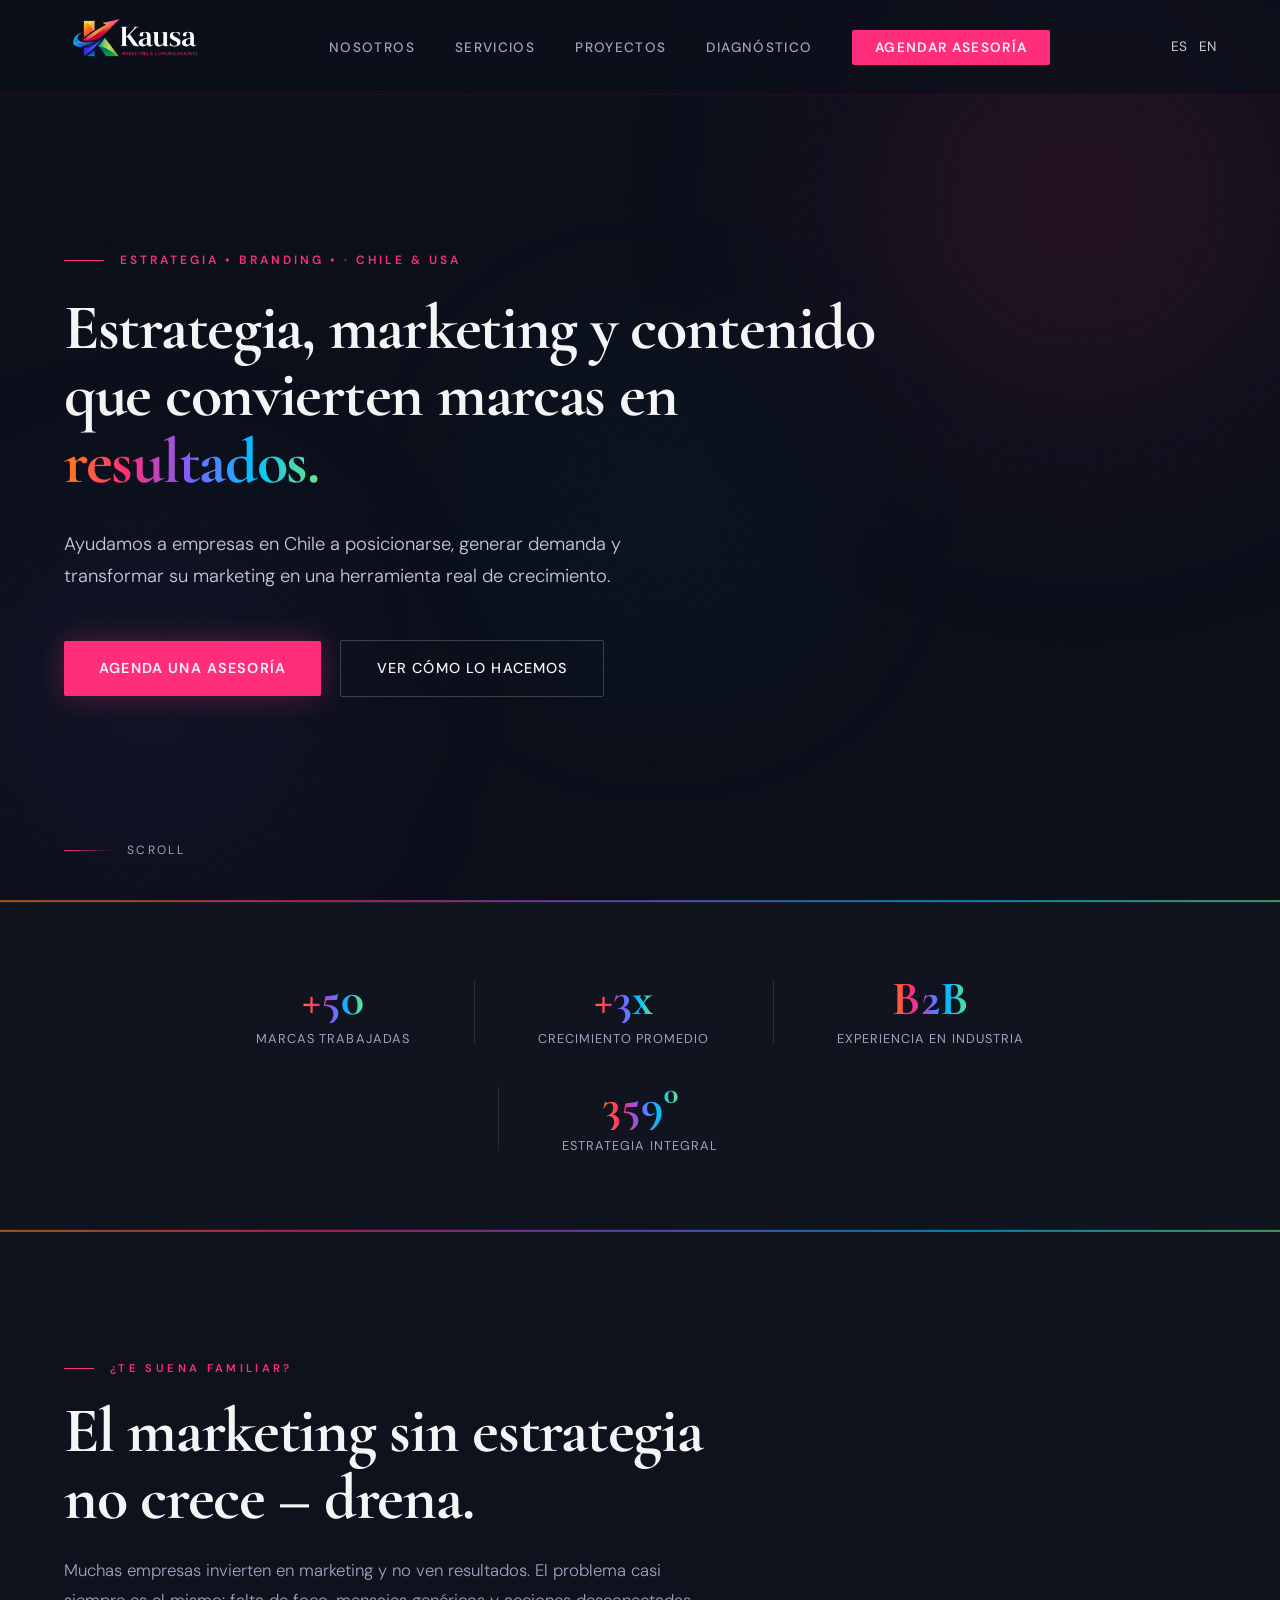
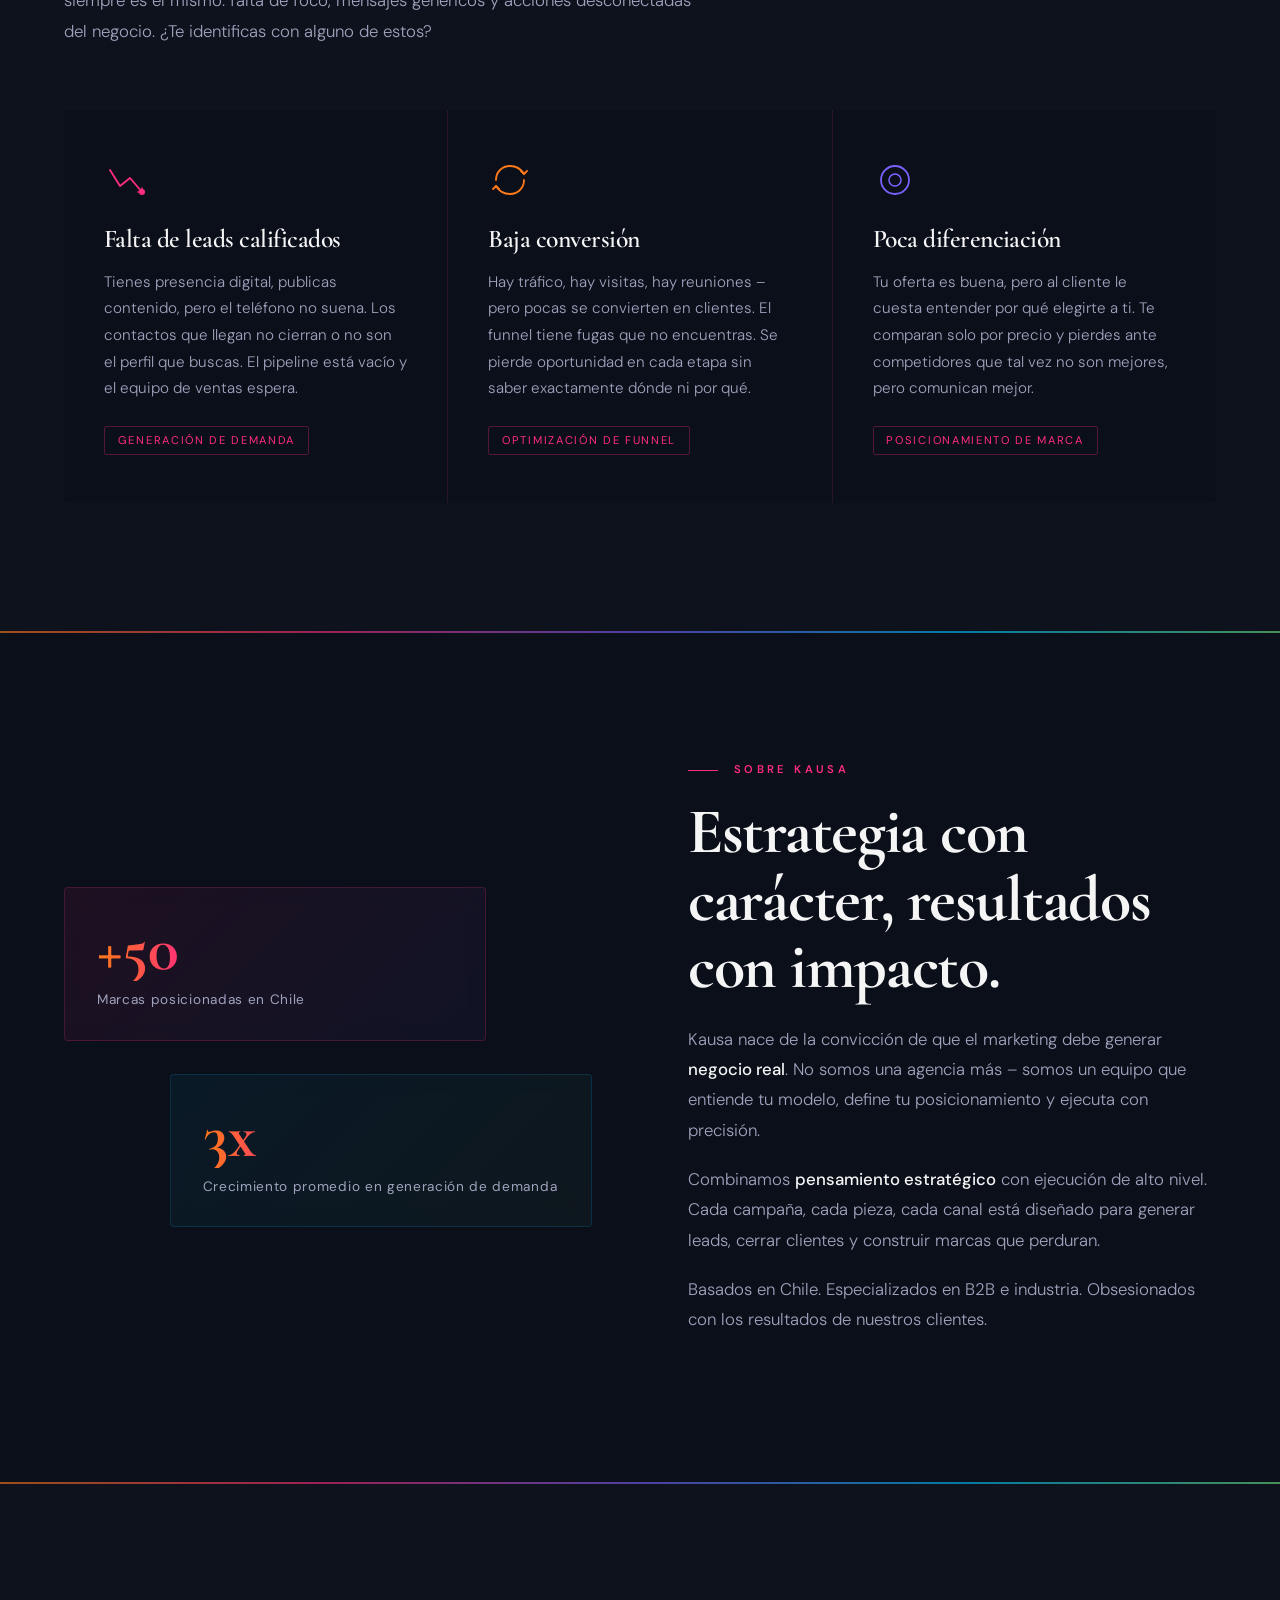
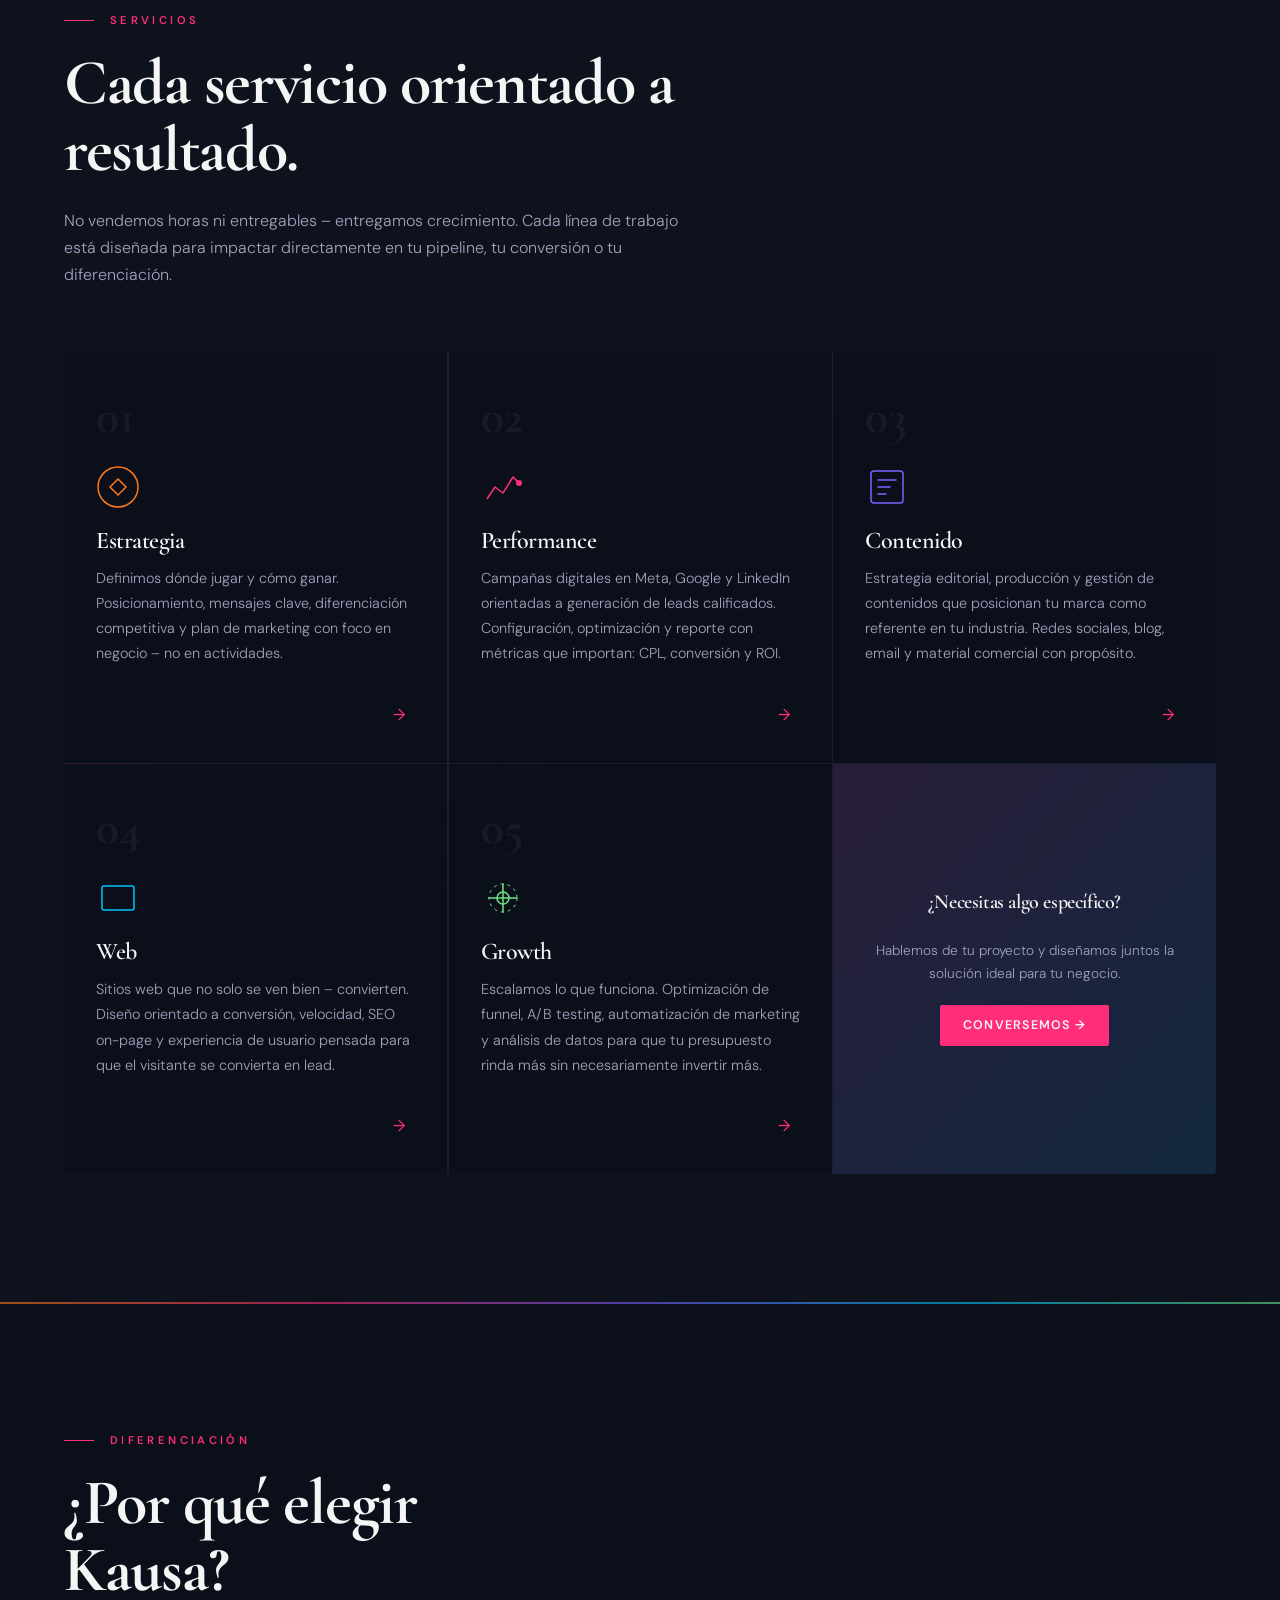
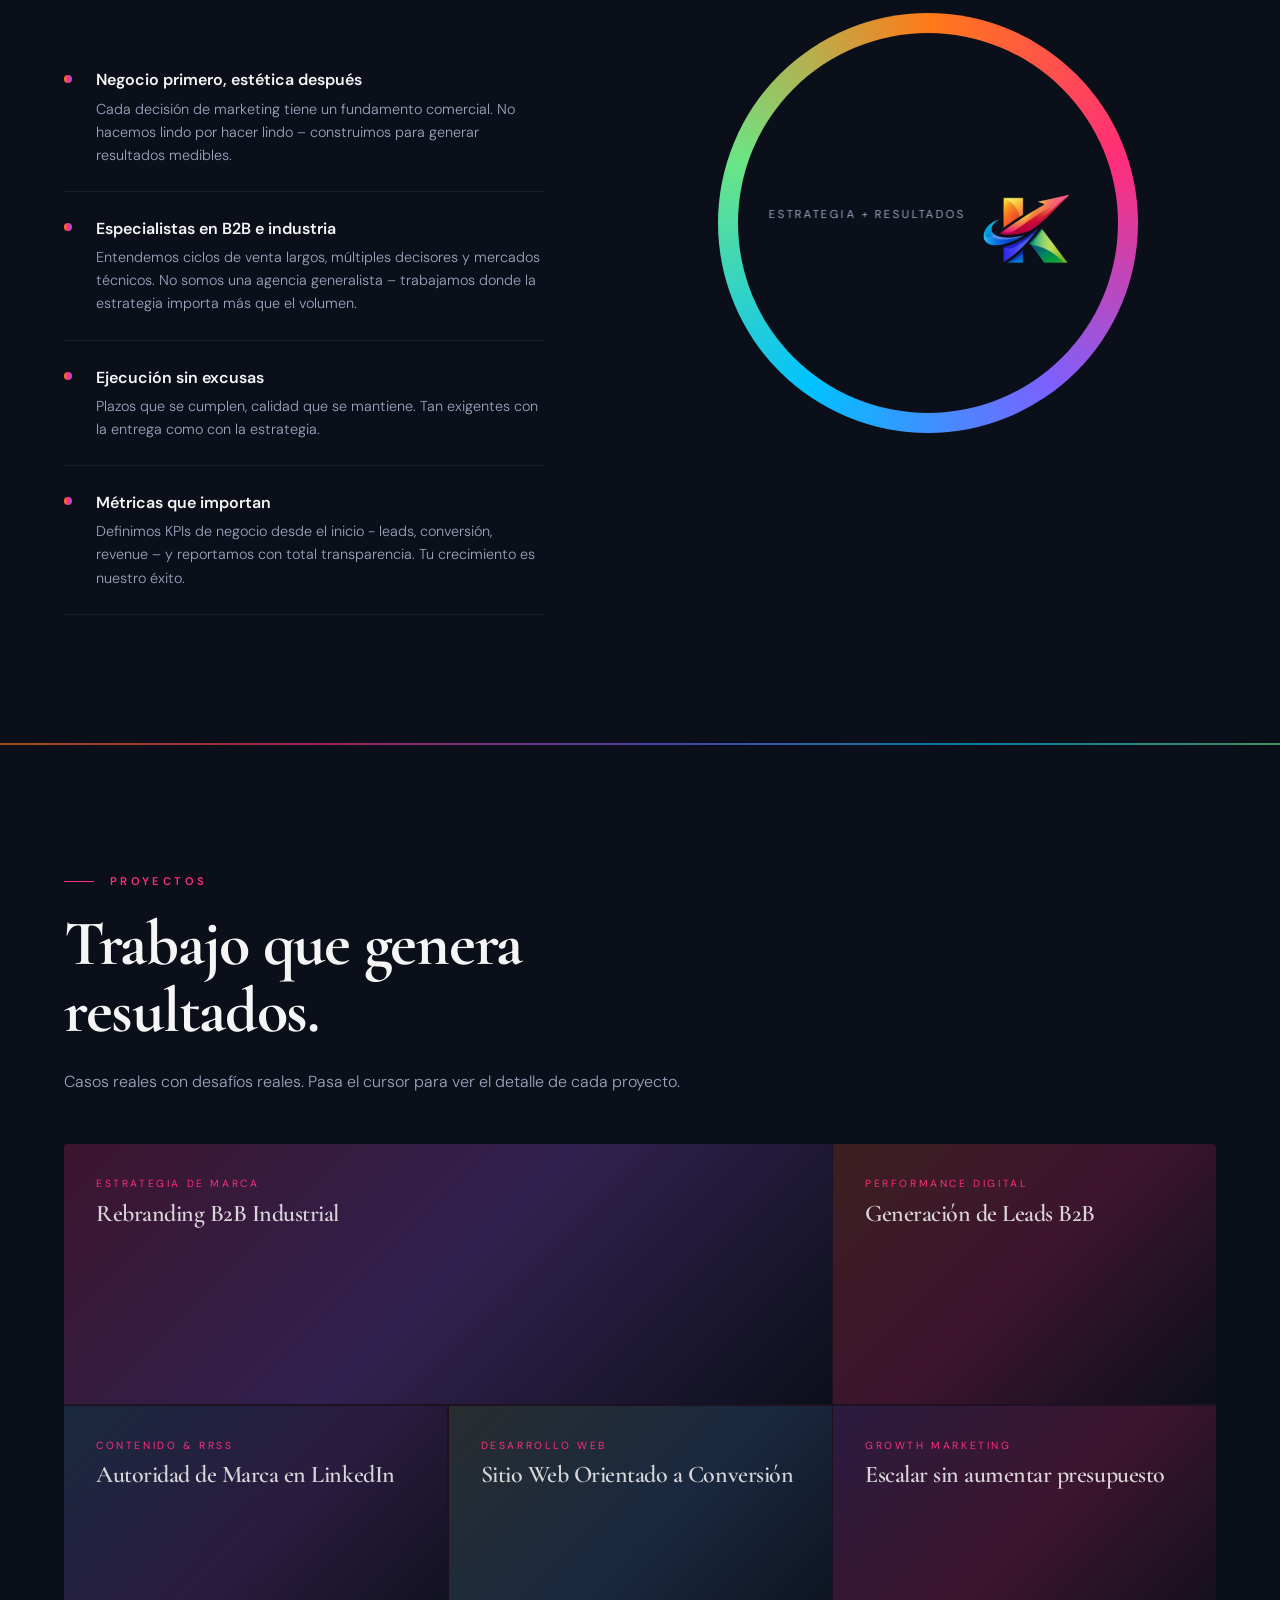
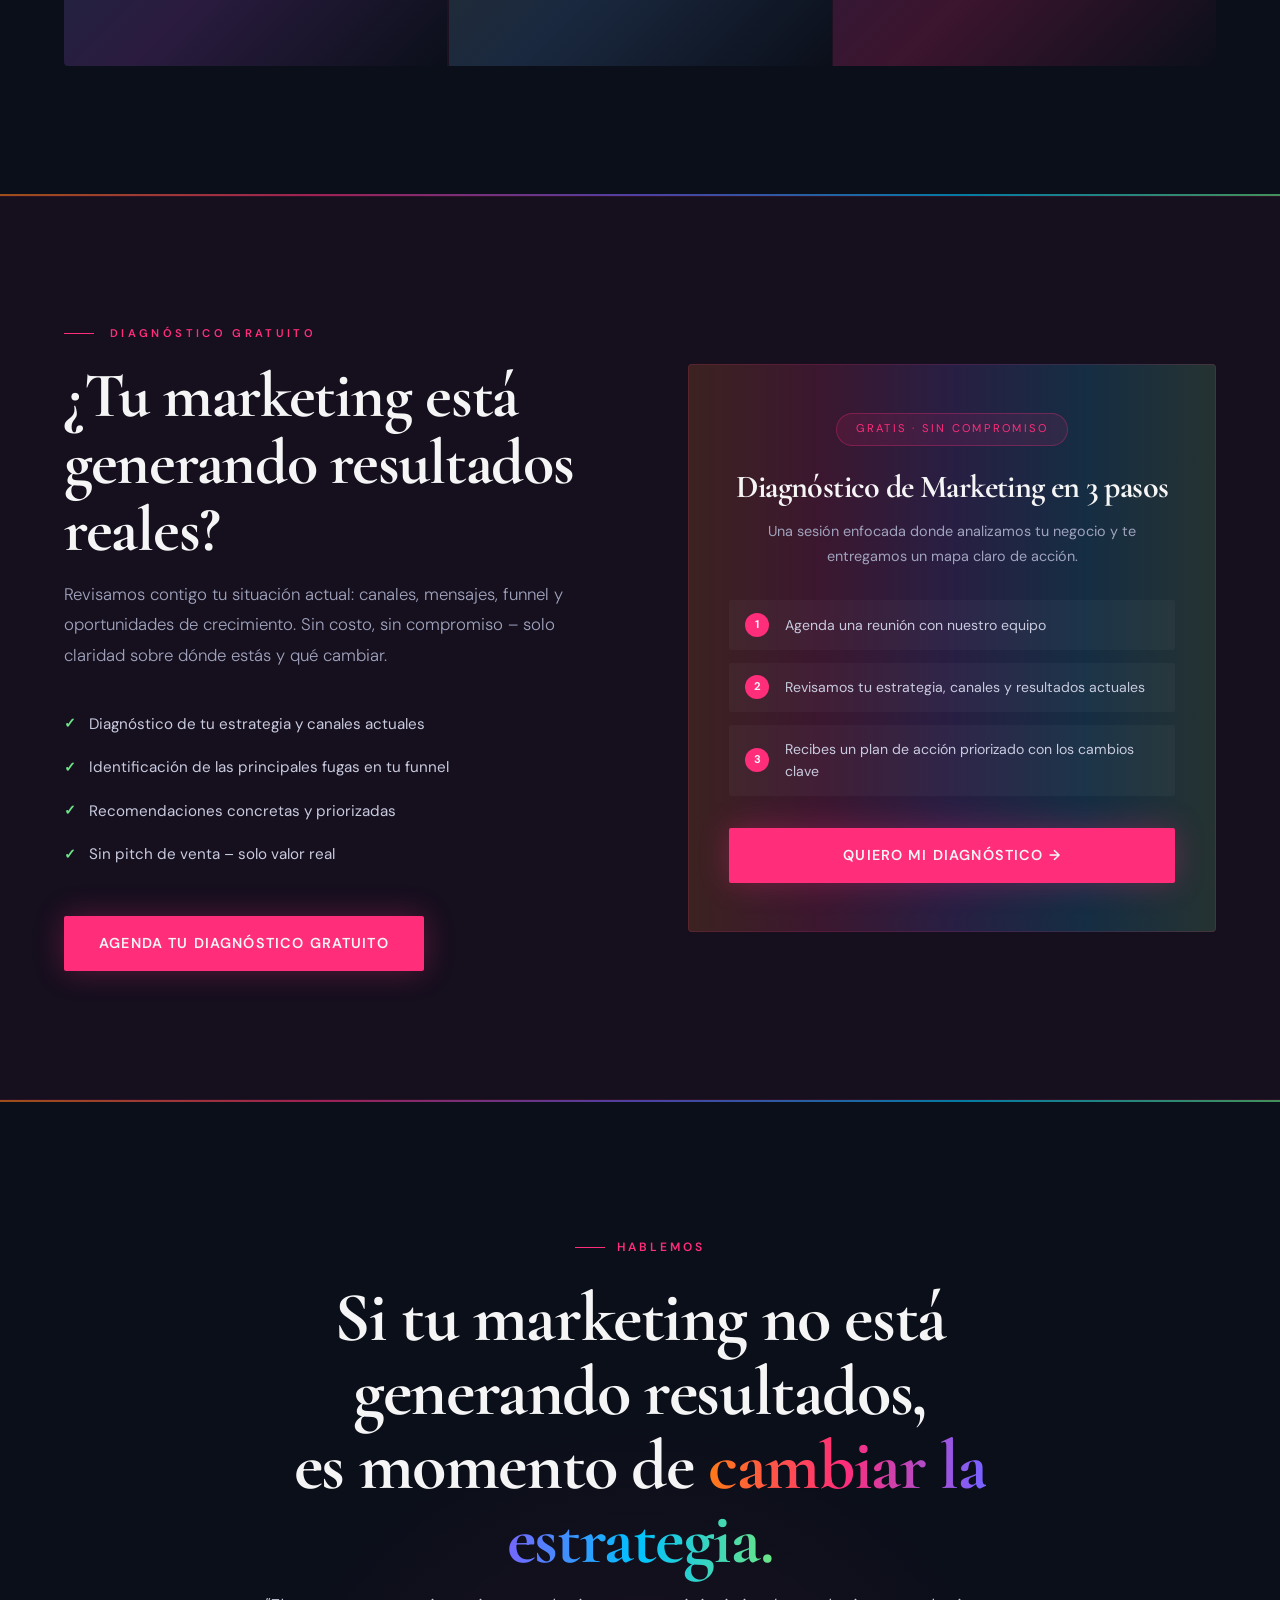
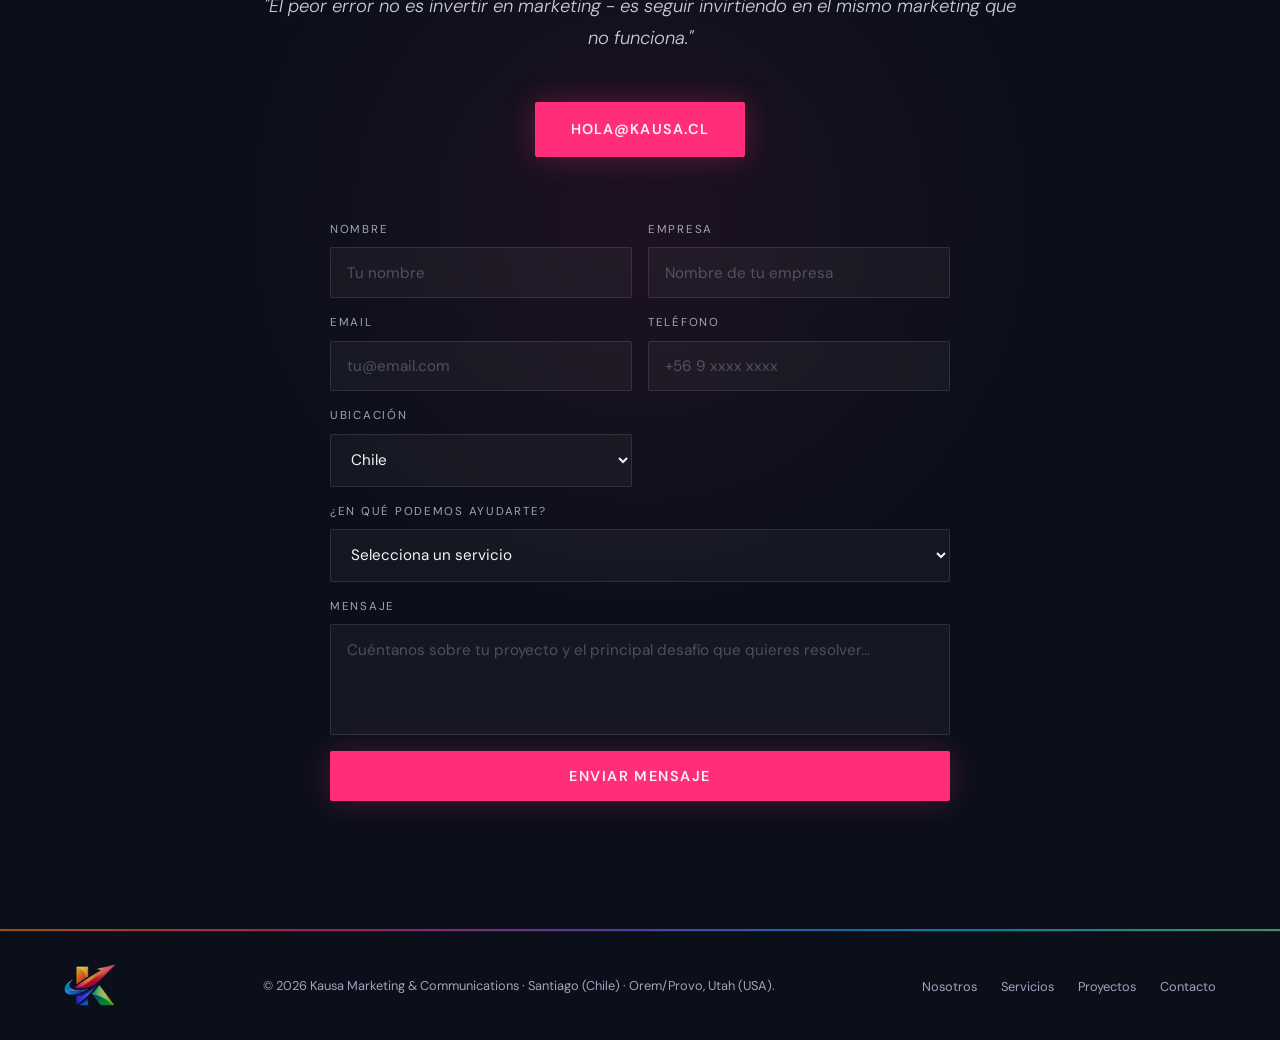
<file: index.html>
<!DOCTYPE html>
<html lang="es">
<head>
  <meta charset="UTF-8" />
  <meta name="viewport" content="width=device-width, initial-scale=1.0" />
  <title>Kausa | Strategy, Branding & Growth</title>
  <meta property="og:title" content="Kausa | Strategy, Branding & Growth" />
  <meta property="og:description" content="International marketing, branding and growth partner for companies in Chile and the United States." />
  <meta property="og:url" content="https://kausa.cl" />
  <meta property="og:type" content="website" />
  <link rel="icon" href="assets/img/kausa_logo_k.PNG" />
  <meta name="description" content="Estrategia, marketing y contenido que convierten marcas en resultados. Ayudamos a empresas en Chile a posicionarse, generar demanda y crecer." />
  <link href="https://fonts.googleapis.com/css2?family=Cormorant+Garamond:wght@400;600;700&family=DM+Sans:wght@300;400;500;600&display=swap" rel="stylesheet">
  <link rel="stylesheet" href="assets/css/style.css" />
</head>
<body>

<!-- ================================================================
     NAV
     ================================================================ -->
<nav>
  <a href="#hero" class="nav-logo">
    <img src="assets/img/kausa_logo.png" alt="Kausa Marketing & Comunicaciones" />
  </a>

  <ul class="nav-links">
    <li><a href="#about">Nosotros</a></li>
    <li><a href="#services">Servicios</a></li>
    <li><a href="#portfolio">Proyectos</a></li>
    <li><a href="#diagnosis">Diagnóstico</a></li>
    <li><a href="#contact" class="nav-cta">Agendar asesoría</a></li>
  </ul>
  <div class="lang-switch">
    <a href="index.html">ES</a>
    <a href="en.html">EN</a>
  </div>

  <button class="nav-burger" aria-label="Menú">
    <span></span><span></span><span></span>
  </button>
</nav>

<!-- ================================================================
     HERO
     ================================================================ -->
<section id="hero">
  <div class="hero-bg-orb orb1"></div>
  <div class="hero-bg-orb orb2"></div>
  <div class="hero-bg-orb orb3"></div>

  <div class="hero-eyebrow">Estrategia • Branding •  · Chile & USA</div>

  <h1 class="hero-title">
    Estrategia, marketing y contenido<br>
    que convierten marcas en<br>
    <span class="grad-text">resultados.</span>
  </h1>

  <p class="hero-sub">
    Ayudamos a empresas en Chile a posicionarse, generar demanda y transformar su marketing en una herramienta real de crecimiento.
  </p>

  <div class="hero-actions">
    <a href="#contact" class="btn-primary">Agenda una asesoría</a>
    <a href="#services" class="btn-ghost">Ver cómo lo hacemos</a>
  </div>

  <div class="hero-scroll">
    <span class="scroll-line"></span>
    Scroll
  </div>
</section>

<div class="grad-line"></div>

<!-- ================================================================
     SOCIAL PROOF STRIP
     ================================================================ -->
<div id="social-proof">
  <div class="proof-inner">
    <div class="proof-item">
      <span class="proof-num" data-count="50" data-prefix="+">+50</span>
      <span class="proof-label">Marcas trabajadas</span>
    </div>
    <div class="proof-item">
      <span class="proof-num" data-count="3" data-prefix="+" data-suffix="x">+3x</span>
      <span class="proof-label">Crecimiento promedio</span>
    </div>
    <div class="proof-item">
      <span class="proof-num">B2B</span>
      <span class="proof-label">Experiencia en industria</span>
    </div>
    <div class="proof-item">
      <span class="proof-num" data-count="360" data-suffix="°">360°</span>
      <span class="proof-label">Estrategia integral</span>
    </div>
  </div>
</div>

<div class="grad-line"></div>

<!-- ================================================================
     PAIN SECTION
     ================================================================ -->
<section id="pain">
  <div class="pain-header reveal">
    <div class="section-label">¿Te suena familiar?</div>
    <h2>El marketing sin estrategia no crece – drena.</h2>
    <p>Muchas empresas invierten en marketing y no ven resultados. El problema casi siempre es el mismo: falta de foco, mensajes genéricos y acciones desconectadas del negocio. ¿Te identificas con alguno de estos?</p>
  </div>

  <div class="pain-grid reveal">

    <div class="pain-card">
      <div class="pain-icon">
        <svg viewBox="0 0 44 44" fill="none" xmlns="http://www.w3.org/2000/svg">
          <polyline points="6,12 16,28 26,20 38,34" stroke="url(#p1)" stroke-width="1.8" fill="none" stroke-linecap="round" stroke-linejoin="round"/>
          <circle cx="38" cy="34" r="3" fill="url(#p1)"/>
          <path d="M34 34 L38 34 L38 30" stroke="url(#p1)" stroke-width="1.5" stroke-linecap="round"/>
          <defs><linearGradient id="p1" x1="0" y1="0" x2="44" y2="44"><stop stop-color="#FF2D7A"/><stop offset="1" stop-color="#7B61FF"/></linearGradient></defs>
        </svg>
      </div>
      <h3>Falta de leads calificados</h3>
      <p>Tienes presencia digital, publicas contenido, pero el teléfono no suena. Los contactos que llegan no cierran o no son el perfil que buscas. El pipeline está vacío y el equipo de ventas espera.</p>
      <span class="pain-tag">Generación de demanda</span>
    </div>

    <div class="pain-card">
      <div class="pain-icon">
        <svg viewBox="0 0 44 44" fill="none" xmlns="http://www.w3.org/2000/svg">
          <path d="M8 22 C8 14 14 8 22 8 C28 8 33 11 36 16" stroke="url(#p2)" stroke-width="1.8" stroke-linecap="round"/>
          <path d="M36 22 C36 30 30 36 22 36 C16 36 11 33 8 28" stroke="url(#p2)" stroke-width="1.8" stroke-linecap="round"/>
          <polyline points="33,13 36,16 39,13" stroke="url(#p2)" stroke-width="1.8" stroke-linecap="round" stroke-linejoin="round"/>
          <polyline points="11,31 8,28 5,31" stroke="url(#p2)" stroke-width="1.8" stroke-linecap="round" stroke-linejoin="round"/>
          <line x1="22" y1="17" x2="22" y2="27" stroke="url(#p2)" stroke-width="1.5" stroke-linecap="round"/>
          <line x1="17" y1="22" x2="27" y2="22" stroke="url(#p2)" stroke-width="1.5" stroke-linecap="round"/>
          <defs><linearGradient id="p2" x1="0" y1="0" x2="44" y2="44"><stop stop-color="#FF7A18"/><stop offset="1" stop-color="#FF2D7A"/></linearGradient></defs>
        </svg>
      </div>
      <h3>Baja conversión</h3>
      <p>Hay tráfico, hay visitas, hay reuniones – pero pocas se convierten en clientes. El funnel tiene fugas que no encuentras. Se pierde oportunidad en cada etapa sin saber exactamente dónde ni por qué.</p>
      <span class="pain-tag">Optimización de funnel</span>
    </div>

    <div class="pain-card">
      <div class="pain-icon">
        <svg viewBox="0 0 44 44" fill="none" xmlns="http://www.w3.org/2000/svg">
          <circle cx="22" cy="22" r="14" stroke="url(#p3)" stroke-width="1.8"/>
          <circle cx="22" cy="22" r="6"  stroke="url(#p3)" stroke-width="1.5"/>
          <line x1="22" y1="4"  x2="22" y2="10" stroke="url(#p3)" stroke-width="1.5" stroke-linecap="round"/>
          <line x1="22" y1="34" x2="22" y2="40" stroke="url(#p3)" stroke-width="1.5" stroke-linecap="round"/>
          <line x1="4"  y1="22" x2="10" y2="22" stroke="url(#p3)" stroke-width="1.5" stroke-linecap="round"/>
          <line x1="34" y1="22" x2="40" y2="22" stroke="url(#p3)" stroke-width="1.5" stroke-linecap="round"/>
          <defs><linearGradient id="p3" x1="0" y1="0" x2="44" y2="44"><stop stop-color="#7B61FF"/><stop offset="1" stop-color="#00C2FF"/></linearGradient></defs>
        </svg>
      </div>
      <h3>Poca diferenciación</h3>
      <p>Tu oferta es buena, pero al cliente le cuesta entender por qué elegirte a ti. Te comparan solo por precio y pierdes ante competidores que tal vez no son mejores, pero comunican mejor.</p>
      <span class="pain-tag">Posicionamiento de marca</span>
    </div>

  </div>
</section>

<div class="grad-line"></div>

<!-- ================================================================
     ABOUT
     ================================================================ -->
<section id="about">
  <div class="about-visual reveal">
    <div class="about-card">
      <div class="stat-num">+50</div>
      <div class="stat-label">Marcas posicionadas en Chile</div>
    </div>
    <div class="about-card">
      <div class="stat-num">3x</div>
      <div class="stat-label">Crecimiento promedio en generación de demanda</div>
    </div>
  </div>

  <div class="about-text reveal">
    <div class="section-label">Sobre Kausa</div>
    <h2>Estrategia con carácter, resultados con impacto.</h2>
    <p>
      Kausa nace de la convicción de que el marketing debe generar <strong>negocio real</strong>. No somos una agencia más – somos un equipo que entiende tu modelo, define tu posicionamiento y ejecuta con precisión.
    </p>
    <p>
      Combinamos <strong>pensamiento estratégico</strong> con ejecución de alto nivel. Cada campaña, cada pieza, cada canal está diseñado para generar leads, cerrar clientes y construir marcas que perduran.
    </p>
    <p>
      Basados en Chile. Especializados en B2B e industria. Obsesionados con los resultados de nuestros clientes.
    </p>
  </div>
</section>

<div class="grad-line"></div>

<!-- ================================================================
     SERVICES
     ================================================================ -->
<section id="services">
  <div class="services-header reveal">
    <div class="section-label">Servicios</div>
    <h2>Cada servicio orientado a resultado.</h2>
    <p>No vendemos horas ni entregables – entregamos crecimiento. Cada línea de trabajo está diseñada para impactar directamente en tu pipeline, tu conversión o tu diferenciación.</p>
  </div>

  <div class="services-grid reveal">

    <!-- 01 Estrategia -->
    <div class="service-card">
      <div class="service-num">01</div>
      <div class="service-icon">
        <svg viewBox="0 0 44 44" fill="none" xmlns="http://www.w3.org/2000/svg">
          <circle cx="22" cy="22" r="20" stroke="url(#g1)" stroke-width="1.5"/>
          <path d="M14 22 L22 14 L30 22 L22 30 Z" stroke="url(#g1)" stroke-width="1.5"/>
          <defs><linearGradient id="g1" x1="0" y1="0" x2="44" y2="44"><stop stop-color="#FF7A18"/><stop offset="1" stop-color="#FF2D7A"/></linearGradient></defs>
        </svg>
      </div>
      <h3>Estrategia</h3>
      <p>Definimos dónde jugar y cómo ganar. Posicionamiento, mensajes clave, diferenciación competitiva y plan de marketing con foco en negocio – no en actividades.</p>
      <div class="service-results">→ Empresas que saben exactamente cómo comunicarse y con quién</div>
      <div class="service-arrow">→</div>
    </div>

    <!-- 02 Performance -->
    <div class="service-card">
      <div class="service-num">02</div>
      <div class="service-icon">
        <svg viewBox="0 0 44 44" fill="none" xmlns="http://www.w3.org/2000/svg">
          <polyline points="6,34 14,22 22,28 32,12 38,18" stroke="url(#g2)" stroke-width="1.5" fill="none" stroke-linejoin="round"/>
          <circle cx="38" cy="18" r="3" fill="url(#g2)"/>
          <defs><linearGradient id="g2" x1="0" y1="0" x2="44" y2="44"><stop stop-color="#FF2D7A"/><stop offset="1" stop-color="#7B61FF"/></linearGradient></defs>
        </svg>
      </div>
      <h3>Performance</h3>
      <p>Campañas digitales en Meta, Google y LinkedIn orientadas a generación de leads calificados. Configuración, optimización y reporte con métricas que importan: CPL, conversión y ROI.</p>
      <div class="service-results">→ Más leads, menor costo por adquisición</div>
      <div class="service-arrow">→</div>
    </div>

    <!-- 03 Contenido -->
    <div class="service-card">
      <div class="service-num">03</div>
      <div class="service-icon">
        <svg viewBox="0 0 44 44" fill="none" xmlns="http://www.w3.org/2000/svg">
          <rect x="6" y="6" width="32" height="32" rx="3" stroke="url(#g3)" stroke-width="1.5"/>
          <path d="M13 15 h18 M13 22 h12 M13 29 h8" stroke="url(#g3)" stroke-width="1.5" stroke-linecap="round"/>
          <defs><linearGradient id="g3" x1="0" y1="0" x2="44" y2="44"><stop stop-color="#7B61FF"/><stop offset="1" stop-color="#00C2FF"/></linearGradient></defs>
        </svg>
      </div>
      <h3>Contenido</h3>
      <p>Estrategia editorial, producción y gestión de contenidos que posicionan tu marca como referente en tu industria. Redes sociales, blog, email y material comercial con propósito.</p>
      <div class="service-results">→ Más alcance orgánico y autoridad de marca</div>
      <div class="service-arrow">→</div>
    </div>

    <!-- 04 Web -->
    <div class="service-card">
      <div class="service-num">04</div>
      <div class="service-icon">
        <svg viewBox="0 0 44 44" fill="none" xmlns="http://www.w3.org/2000/svg">
          <rect x="6" y="10" width="32" height="24" rx="2" stroke="url(#g4)" stroke-width="1.5"/>
          <path d="M14 10 L14 34" stroke="url(#g4)" stroke-width="1"/>
          <path d="M6 18 L38 18" stroke="url(#g4)" stroke-width="1"/>
          <defs><linearGradient id="g4" x1="0" y1="0" x2="44" y2="44"><stop stop-color="#00C2FF"/><stop offset="1" stop-color="#6BE585"/></linearGradient></defs>
        </svg>
      </div>
      <h3>Web</h3>
      <p>Sitios web que no solo se ven bien – convierten. Diseño orientado a conversión, velocidad, SEO on-page y experiencia de usuario pensada para que el visitante se convierta en lead.</p>
      <div class="service-results">→ Más tráfico orgánico y mayor tasa de conversión</div>
      <div class="service-arrow">→</div>
    </div>

    <!-- 05 Growth -->
    <div class="service-card">
      <div class="service-num">05</div>
      <div class="service-icon">
        <svg viewBox="0 0 44 44" fill="none" xmlns="http://www.w3.org/2000/svg">
          <path d="M22 8 L22 36 M8 22 L36 22" stroke="url(#g5)" stroke-width="1.5" stroke-linecap="round"/>
          <circle cx="22" cy="22" r="6" stroke="url(#g5)" stroke-width="1.5"/>
          <circle cx="22" cy="22" r="14" stroke="url(#g5)" stroke-width="1" stroke-dasharray="3 4"/>
          <defs><linearGradient id="g5" x1="0" y1="0" x2="44" y2="44"><stop stop-color="#6BE585"/><stop offset="1" stop-color="#FF7A18"/></linearGradient></defs>
        </svg>
      </div>
      <h3>Growth</h3>
      <p>Escalamos lo que funciona. Optimización de funnel, A/B testing, automatización de marketing y análisis de datos para que tu presupuesto rinda más sin necesariamente invertir más.</p>
      <div class="service-results">→ Más revenue con el mismo o menor presupuesto</div>
      <div class="service-arrow">→</div>
    </div>

    <!-- CTA card -->
    <div class="service-card service-card--cta">
      <h3>¿Necesitas algo específico?</h3>
      <p style="color:var(--gris);">Hablemos de tu proyecto y diseñamos juntos la solución ideal para tu negocio.</p>
      <a class="btn-sm" href="#contact">Conversemos →</a>
    </div>

  </div>
</section>

<div class="grad-line"></div>

<!-- ================================================================
     VALUE (¿Por qué Kausa?)
     ================================================================ -->
<section id="value">
  <div class="value-left reveal">
    <div class="section-label">Diferenciación</div>
    <h2>¿Por qué elegir Kausa?</h2>

    <div class="value-list">
      <div class="value-item">
        <div class="value-dot"></div>
        <div>
          <h4>Negocio primero, estética después</h4>
          <p>Cada decisión de marketing tiene un fundamento comercial. No hacemos lindo por hacer lindo – construimos para generar resultados medibles.</p>
        </div>
      </div>
      <div class="value-item">
        <div class="value-dot"></div>
        <div>
          <h4>Especialistas en B2B e industria</h4>
          <p>Entendemos ciclos de venta largos, múltiples decisores y mercados técnicos. No somos una agencia generalista – trabajamos donde la estrategia importa más que el volumen.</p>
        </div>
      </div>
      <div class="value-item">
        <div class="value-dot"></div>
        <div>
          <h4>Ejecución sin excusas</h4>
          <p>Plazos que se cumplen, calidad que se mantiene. Tan exigentes con la entrega como con la estrategia.</p>
        </div>
      </div>
      <div class="value-item">
        <div class="value-dot"></div>
        <div>
          <h4>Métricas que importan</h4>
          <p>Definimos KPIs de negocio desde el inicio - leads, conversión, revenue – y reportamos con total transparencia. Tu crecimiento es nuestro éxito.</p>
        </div>
      </div>
    </div>
  </div>

  <div class="value-visual reveal">
    <div class="value-ring">
      <div class="value-ring-inner">
        <img src="assets/img/kausa_logo_k.PNG" alt="Kausa" class="ring-k" />
        <span class="ring-label">Estrategia + Resultados</span>
      </div>
    </div>
  </div>
</section>

<div class="grad-line"></div>

<!-- ================================================================
     PORTFOLIO
     ================================================================ -->
<section id="portfolio">
  <div class="portfolio-intro reveal">
    <div class="section-label">Proyectos</div>
    <h2>Trabajo que genera resultados.</h2>
    <p>Casos reales con desafíos reales. Pasa el cursor para ver el detalle de cada proyecto.</p>
  </div>

  <div class="portfolio-grid reveal">

    <!-- Caso 1 – Branding B2B (span 2) -->
    <div class="portfolio-item">
      <div class="portfolio-bg p-bg-1"></div>
      <div class="portfolio-static">
        <div class="portfolio-category">Estrategia de Marca</div>
        <h3>Rebranding B2B Industrial</h3>
      </div>
      <div class="portfolio-overlay">
        <div class="p-label">Estrategia de Marca</div>
        <h3>Rebranding B2B Industrial</h3>
        <dl class="case-details">
          <div class="case-block">
            <dt>Desafío</dt>
            <dd>Empresa de servicios industriales sin diferenciación clara en mercado commoditizado</dd>
          </div>
          <div class="case-block">
            <dt>Qué se hizo</dt>
            <dd>Rediseño de identidad + posicionamiento + mensajes clave por segmento</dd>
          </div>
          <div class="case-block">
            <dt>Resultado</dt>
            <dd>+40% en consultas entrantes a los 3 meses del lanzamiento</dd>
          </div>
        </dl>
        <div class="case-result">+40% consultas entrantes · 3 meses</div>
      </div>
    </div>

    <!-- Caso 2 – Performance -->
    <div class="portfolio-item">
      <div class="portfolio-bg p-bg-2"></div>
      <div class="portfolio-static">
        <div class="portfolio-category">Performance Digital</div>
        <h3>Generación de Leads B2B</h3>
      </div>
      <div class="portfolio-overlay">
        <div class="p-label">Performance Digital</div>
        <h3>Generación de Leads B2B</h3>
        <dl class="case-details">
          <div class="case-block">
            <dt>Desafío</dt>
            <dd>Sin pipeline digital, dependencia total de referidos y red de contactos</dd>
          </div>
          <div class="case-block">
            <dt>Qué se hizo</dt>
            <dd>Campaña Meta + LinkedIn + landing pages optimizadas para conversión</dd>
          </div>
          <div class="case-block">
            <dt>Resultado</dt>
            <dd>120 leads calificados en 60 días, CPL reducido 35%</dd>
          </div>
        </dl>
        <div class="case-result">120 leads en 60 días · CPL -35%</div>
      </div>
    </div>

    <!-- Caso 3 – Contenido -->
    <div class="portfolio-item">
      <div class="portfolio-bg p-bg-3"></div>
      <div class="portfolio-static">
        <div class="portfolio-category">Contenido & RRSS</div>
        <h3>Autoridad de Marca en LinkedIn</h3>
      </div>
      <div class="portfolio-overlay">
        <div class="p-label">Contenido & RRSS</div>
        <h3>Autoridad de Marca en LinkedIn</h3>
        <dl class="case-details">
          <div class="case-block">
            <dt>Desafío</dt>
            <dd>Presencia digital fragmentada, publicaciones sin dirección ni foco</dd>
          </div>
          <div class="case-block">
            <dt>Qué se hizo</dt>
            <dd>Estrategia editorial + producción mensual + gestión de comunidad</dd>
          </div>
          <div class="case-block">
            <dt>Resultado</dt>
            <dd>+200% alcance orgánico en 6 meses</dd>
          </div>
        </dl>
        <div class="case-result">+200% alcance orgánico · 6 meses</div>
      </div>
    </div>

    <!-- Caso 4 – Web -->
    <div class="portfolio-item">
      <div class="portfolio-bg p-bg-4"></div>
      <div class="portfolio-static">
        <div class="portfolio-category">Desarrollo Web</div>
        <h3>Sitio Web Orientado a Conversión</h3>
      </div>
      <div class="portfolio-overlay">
        <div class="p-label">Desarrollo Web</div>
        <h3>Sitio Web Orientado a Conversión</h3>
        <dl class="case-details">
          <div class="case-block">
            <dt>Desafío</dt>
            <dd>Sitio desactualizado, sin tráfico orgánico ni formularios que convirtieran</dd>
          </div>
          <div class="case-block">
            <dt>Qué se hizo</dt>
            <dd>Rediseño completo + SEO on-page + integración con CRM y automatización</dd>
          </div>
          <div class="case-block">
            <dt>Resultado</dt>
            <dd>Tráfico orgánico ×3, tasa de conversión duplicada en 4 meses</dd>
          </div>
        </dl>
        <div class="case-result">Tráfico ×3 · Conversión ×2 · 4 meses</div>
      </div>
    </div>

    <!-- Caso 5 – Growth -->
    <div class="portfolio-item">
      <div class="portfolio-bg p-bg-5"></div>
      <div class="portfolio-static">
        <div class="portfolio-category">Growth Marketing</div>
        <h3>Escalar sin aumentar presupuesto</h3>
      </div>
      <div class="portfolio-overlay">
        <div class="p-label">Growth Marketing</div>
        <h3>Escalar sin aumentar presupuesto</h3>
        <dl class="case-details">
          <div class="case-block">
            <dt>Desafío</dt>
            <dd>Presupuesto fijo con objetivo agresivo de crecimiento y funnel con fugas</dd>
          </div>
          <div class="case-block">
            <dt>Qué se hizo</dt>
            <dd>Auditoría de funnel + A/B testing + automatización de nurturing</dd>
          </div>
          <div class="case-block">
            <dt>Resultado</dt>
            <dd>+60% revenue con el mismo presupuesto en 5 meses</dd>
          </div>
        </dl>
        <div class="case-result">+60% revenue · mismo presupuesto · 5 meses</div>
      </div>
    </div>

  </div>
</section>

<div class="grad-line"></div>

<!-- ================================================================
     DIAGNOSIS – Lead Magnet
     ================================================================ -->
<section id="diagnosis">
  <div class="diagnosis-inner">

    <div class="diagnosis-text reveal">
      <div class="section-label">Diagnóstico gratuito</div>
      <h2>¿Tu marketing está generando resultados reales?</h2>
      <p>
        Revisamos contigo tu situación actual: canales, mensajes, funnel y oportunidades de crecimiento. Sin costo, sin compromiso – solo claridad sobre dónde estás y qué cambiar.
      </p>
      <ul class="diagnosis-checklist">
        <li>Diagnóstico de tu estrategia y canales actuales</li>
        <li>Identificación de las principales fugas en tu funnel</li>
        <li>Recomendaciones concretas y priorizadas</li>
        <li>Sin pitch de venta – solo valor real</li>
      </ul>
      <a href="#contact" class="btn-primary">Agenda tu diagnóstico gratuito</a>
    </div>

    <div class="diagnosis-visual reveal">
      <div class="diagnosis-badge">Gratis · Sin compromiso</div>
      <h3>Diagnóstico de Marketing en 3 pasos</h3>
      <p>Una sesión enfocada donde analizamos tu negocio y te entregamos un mapa claro de acción.</p>
      <div class="diagnosis-steps">
        <div class="diagnosis-step">
          <span class="step-num">1</span>
          Agenda una reunión con nuestro equipo
        </div>
        <div class="diagnosis-step">
          <span class="step-num">2</span>
          Revisamos tu estrategia, canales y resultados actuales
        </div>
        <div class="diagnosis-step">
          <span class="step-num">3</span>
          Recibes un plan de acción priorizado con los cambios clave
        </div>
      </div>
      <a href="#contact" class="btn-primary" style="width:100%;text-align:center;">Quiero mi diagnóstico →</a>
    </div>

  </div>
</section>

<div class="grad-line"></div>

<!-- ================================================================
     CONTACT
     ================================================================ -->
<section id="contact">
  <div class="contact-orb"></div>
  <div class="contact-inner reveal">

    <div class="eyebrow-cta">Hablemos</div>

    <h2>
      Si tu marketing no está generando resultados,<br>
      es momento de <span class="grad-text">cambiar la estrategia.</span>
    </h2>

    <p class="contact-statement">
      "El peor error no es invertir en marketing - es seguir invirtiendo en el mismo marketing que no funciona."
    </p>

    <div class="contact-actions">
      <a href="mailto:hola@kausa.cl" class="btn-primary">hola@kausa.cl</a>
    </div>

    <form id="contactForm" class="contact-form" action="https://api.web3forms.com/submit" method="POST">
      <input type="hidden" name="access_key" value="cde87f19-b97f-43a3-953a-451e679ce0ad" />
      <div class="form-group">
        <label>Nombre</label>
        <input type="text" name="nombre" minlength="2" maxlength="100" placeholder="Tu nombre" required />
      </div>
      <div class="form-group">
        <label>Empresa</label>
        <input type="text" name="empresa" minlength="2" maxlength="100" placeholder="Nombre de tu empresa" />
      </div>
      <div class="form-group">
        <label>Email</label>
        <input type="email" name="email" placeholder="tu@email.com" required />
      </div>
      <div class="form-group">
        <label>Teléfono</label>
        <input type="tel" name="telefono" placeholder="+56 9 xxxx xxxx" pattern="^\+?[0-9\s\-\(\)]{8,20}$" minlength="8" maxlength="20" />
      </div>
      <div class="form-group">
        <label>Ubicación</label>
        <select name="location" required>
          <option>Chile</option>
          <option>United States</option>
          <option>Other</option>
        </select>
      </div>
      <div class="form-group full">
        <label>¿En qué podemos ayudarte?</label>
        <select name="servicio">
          <option value="" disabled selected>Selecciona un servicio</option>
          <option>Estrategia de marketing</option>
          <option>Performance / Campañas digitales</option>
          <option>Contenido y RRSS</option>
          <option>Desarrollo web</option>
          <option>Growth marketing</option>
          <option>Diagnóstico gratuito</option>
          <option>Otro</option>
        </select>
      </div>
      <div class="form-group full">
        <label>Mensaje</label>
        <textarea name="mensaje" rows="4" placeholder="Cuéntanos sobre tu proyecto y el principal desafío que quieres resolver..." minlength="10" required></textarea>
      </div>
      <button type="submit" class="form-submit">Enviar mensaje</button>
    </form>

  </div>
</section>

<!-- ================================================================
     FOOTER
     ================================================================ -->
<div class="grad-line"></div>
<footer>
  <a href="#hero" class="f-logo">
    <img src="assets/img/kausa_logo_k.PNG" alt="Kausa" />
  </a>
  <p>© 2026 Kausa Marketing & Communications · Santiago (Chile) · Orem/Provo, Utah (USA).</p>
  <ul class="footer-links">
    <li><a href="#about">Nosotros</a></li>
    <li><a href="#services">Servicios</a></li>
    <li><a href="#portfolio">Proyectos</a></li>
    <li><a href="#contact">Contacto</a></li>
  </ul>
</footer>

<script src="assets/js/main.js"></script>
</body>
</html>
</file>
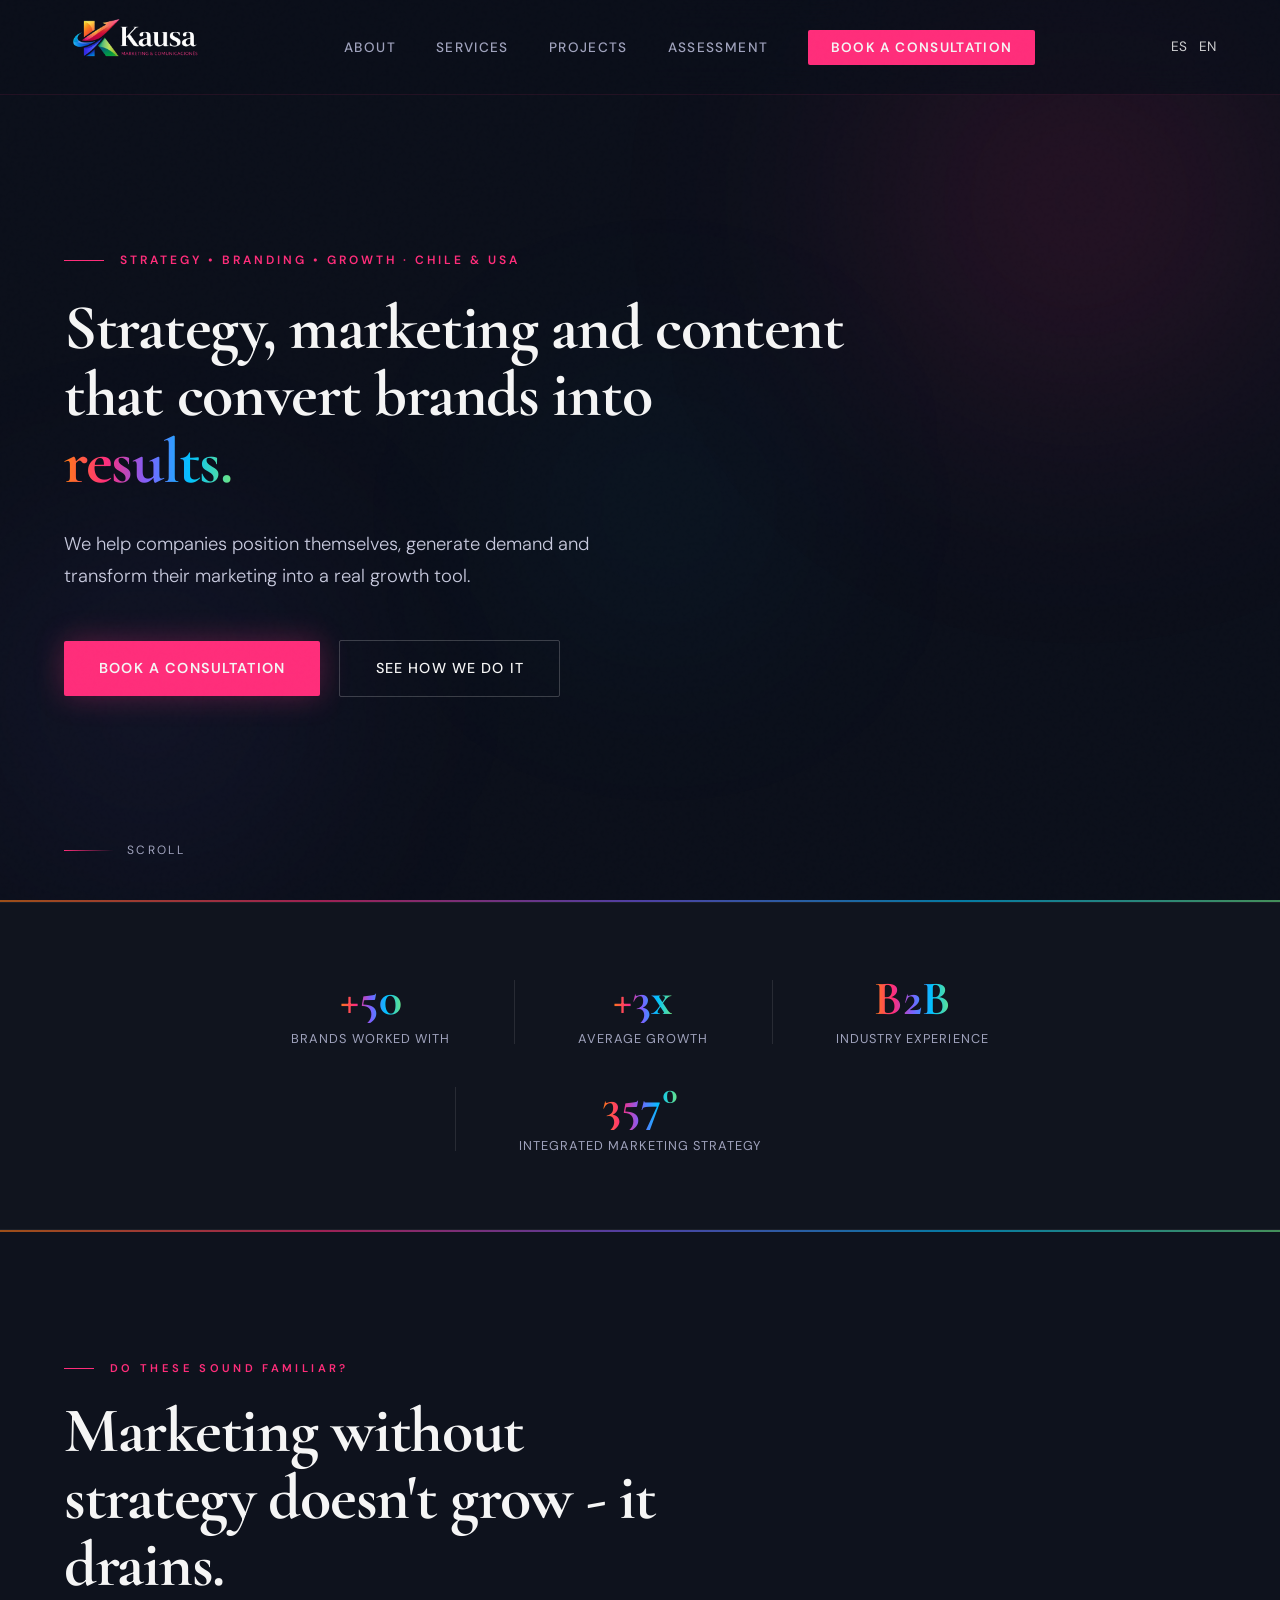
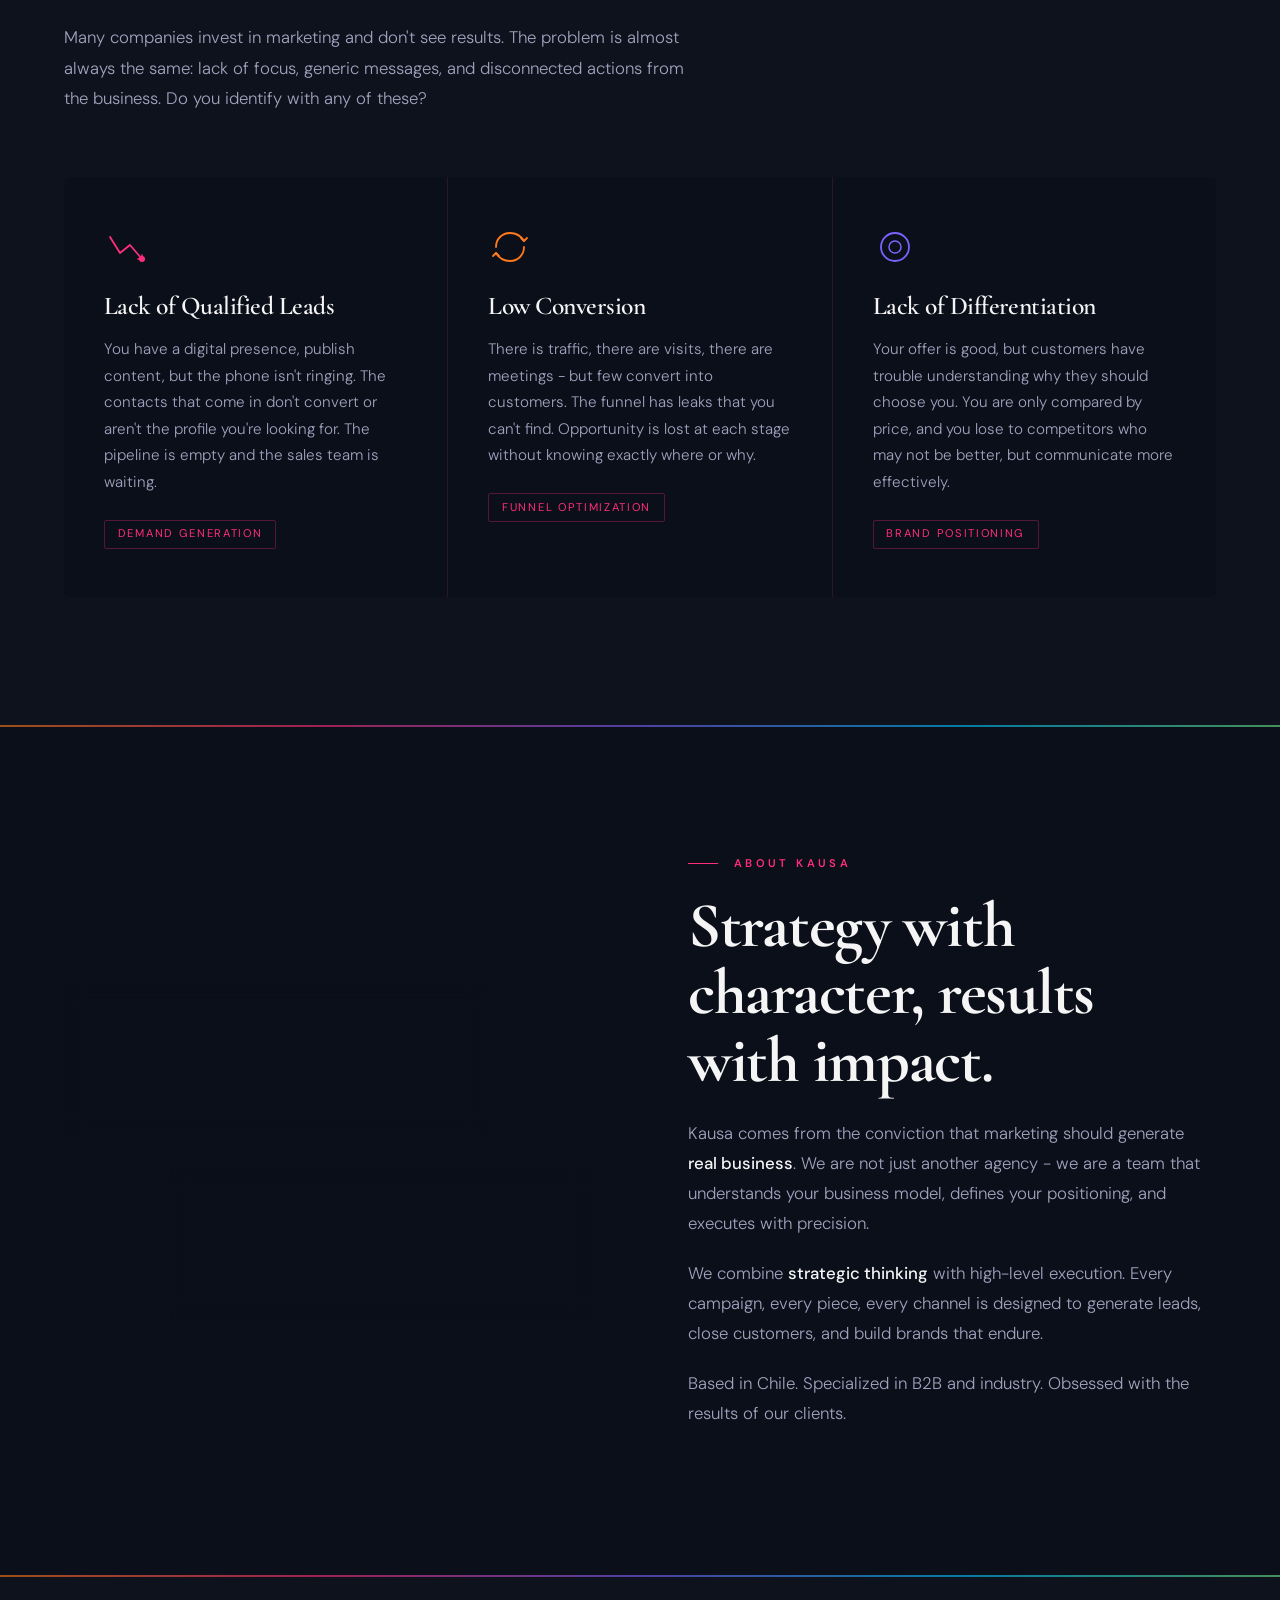
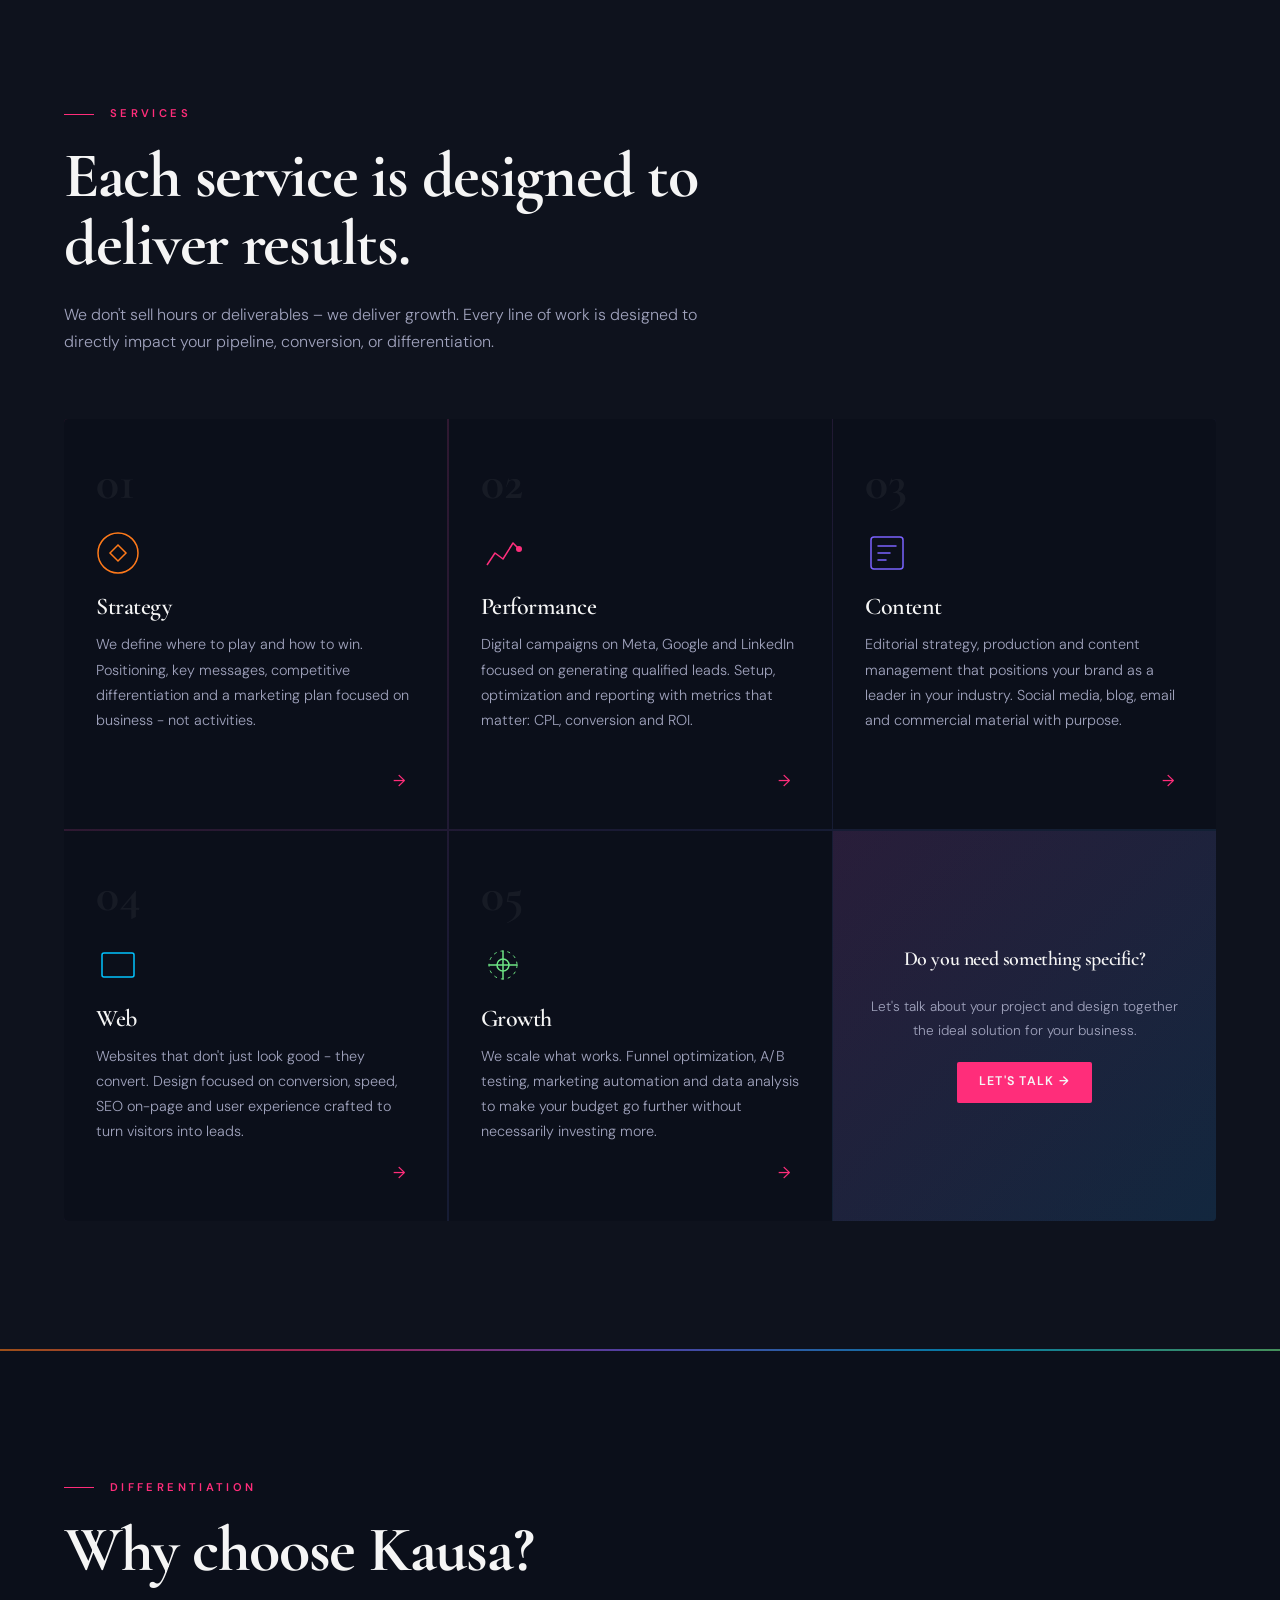
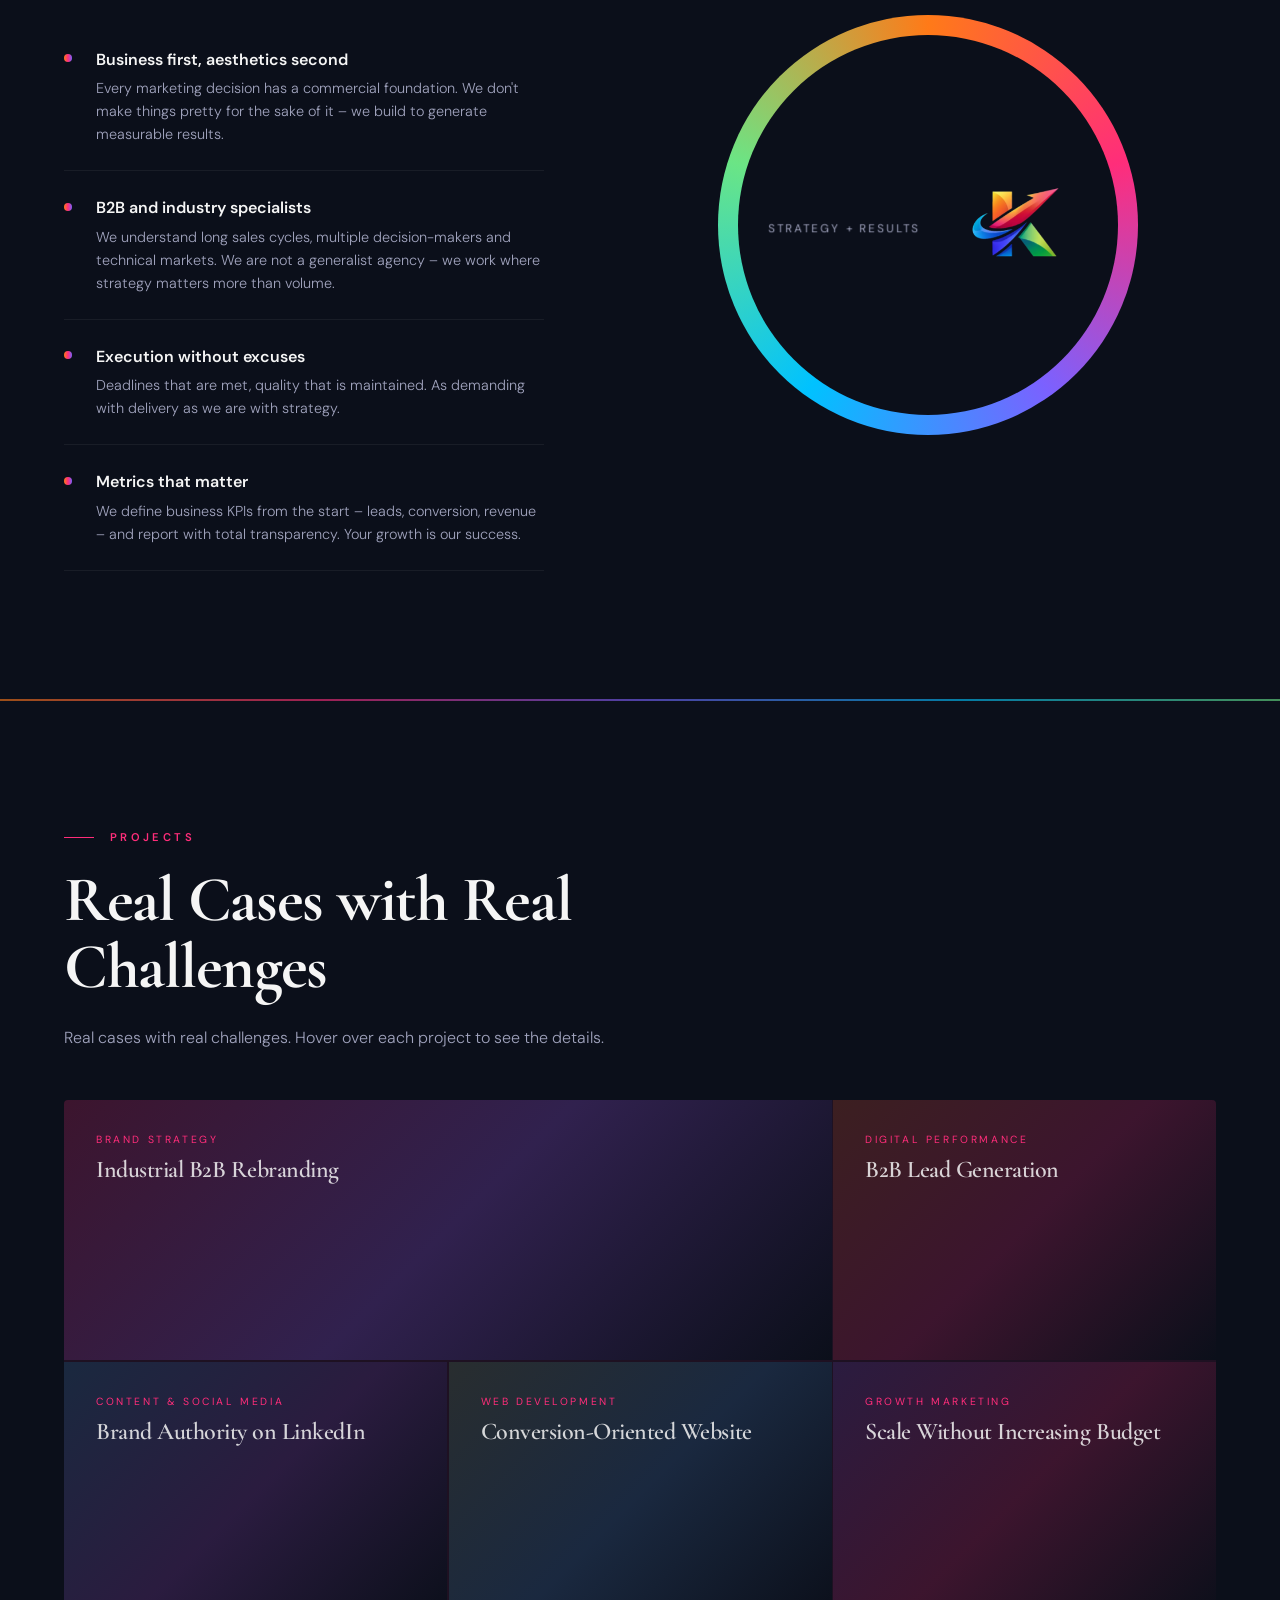
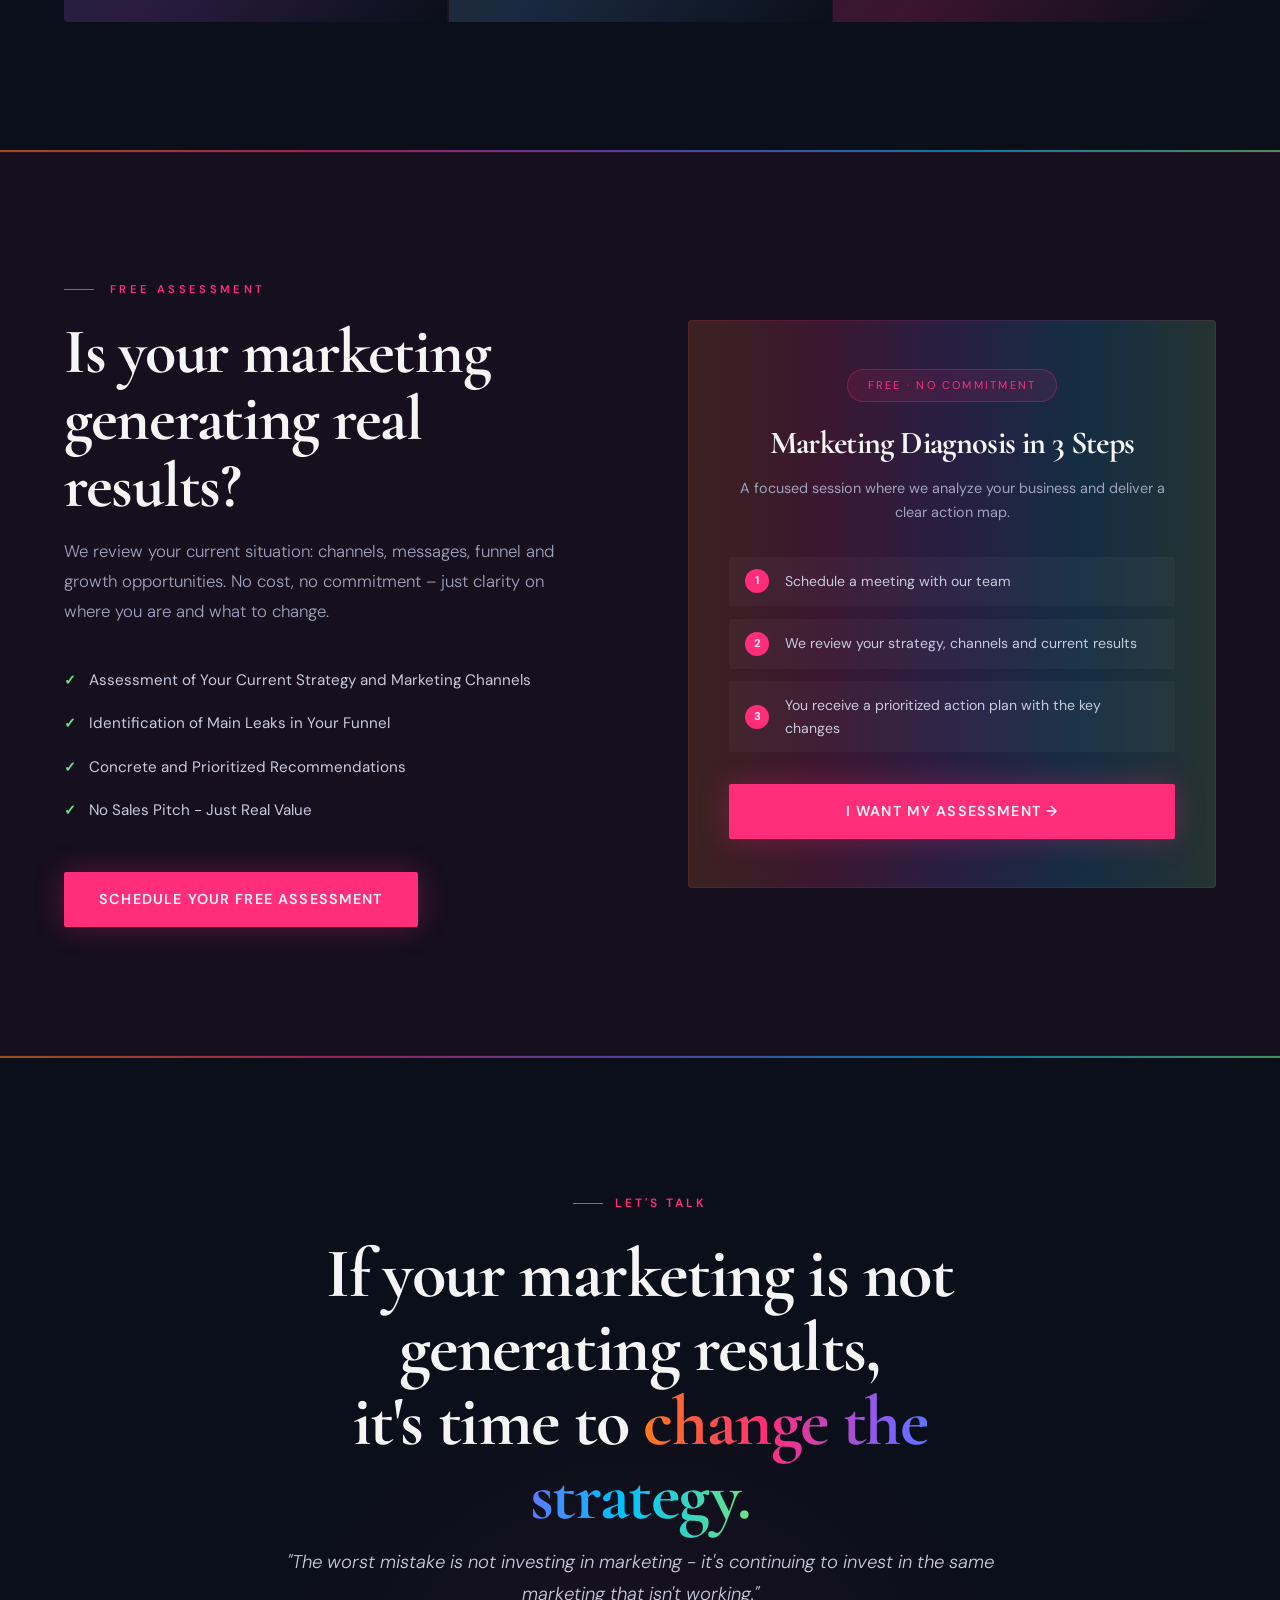
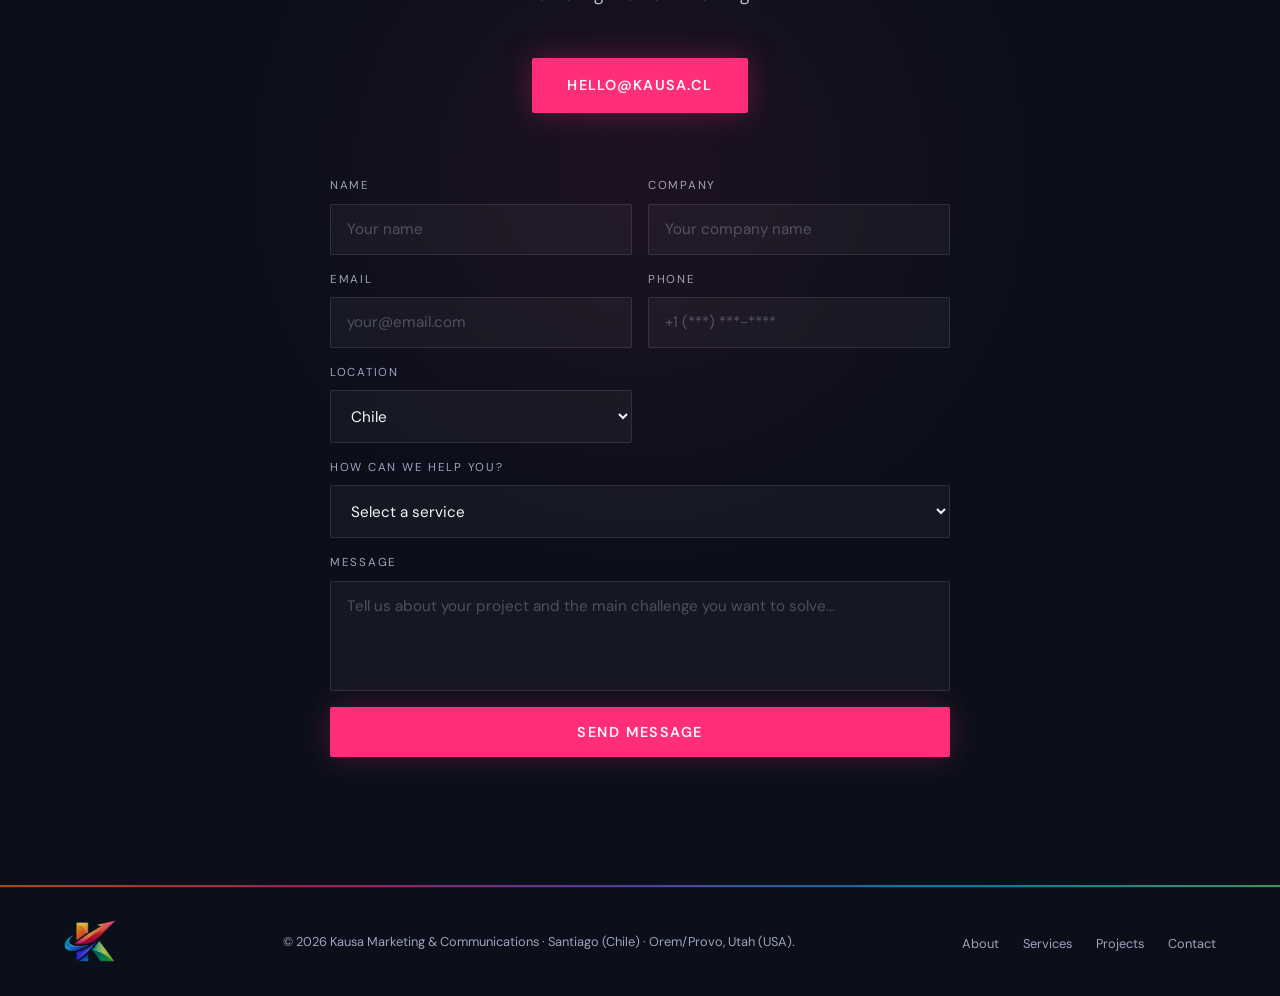
<file: en.html>
<!DOCTYPE html>
<html lang="en">
<head>
  <meta charset="UTF-8" />
  <meta name="viewport" content="width=device-width, initial-scale=1.0" />
  <title>Kausa | Strategy, Branding & Growth</title>
  <meta property="og:title" content="Kausa | Strategy, Branding & Growth" />
  <meta property="og:description" content="International marketing, branding and growth partner for companies in Chile and the United States." />
  <meta property="og:url" content="https://kausa.cl" />
  <meta property="og:type" content="website" />
  <link rel="icon" href="assets/img/kausa_logo_k.PNG" />
  <meta name="description" content="Estrategia, marketing y contenido que convierten marcas en resultados. Ayudamos a empresas en Chile a posicionarse, generar demanda y crecer." />
  <link href="https://fonts.googleapis.com/css2?family=Cormorant+Garamond:wght@400;600;700&family=DM+Sans:wght@300;400;500;600&display=swap" rel="stylesheet">
  <link rel="stylesheet" href="assets/css/style.css" />
</head>
<body>

<!-- ================================================================
     NAV
     ================================================================ -->
<nav>
  <a href="#hero" class="nav-logo">
    <img src="assets/img/kausa_logo.png" alt="Kausa Marketing & Comunicaciones" />
  </a>

  <ul class="nav-links">
    <li><a href="#about">About</a></li>
    <li><a href="#services">Services</a></li>
    <li><a href="#portfolio">Projects</a></li>
    <li><a href="#diagnosis">Assessment</a></li>
    <li><a href="#contact" class="nav-cta">Book a Consultation</a></li>
  </ul>
  <div class="lang-switch">
    <a href="index.html">ES</a>
    <a href="en.html">EN</a>
  </div>

  <button class="nav-burger" aria-label="Menú">
    <span></span><span></span><span></span>
  </button>
</nav>

<!-- ================================================================
     HERO
     ================================================================ -->
<section id="hero">
  <div class="hero-bg-orb orb1"></div>
  <div class="hero-bg-orb orb2"></div>
  <div class="hero-bg-orb orb3"></div>

  <div class="hero-eyebrow">Strategy • Branding • Growth · Chile & USA</div>

  <h1 class="hero-title">
    Strategy, marketing and content<br>
    that convert brands into<br>
    <span class="grad-text">results.</span>
  </h1>

  <p class="hero-sub">
    We help companies position themselves, generate demand and transform their marketing into a real growth tool.
  </p>

  <div class="hero-actions">
    <a href="#contact" class="btn-primary">Book a Consultation</a>
    <a href="#services" class="btn-ghost">See How We Do It</a>
  </div>

  <div class="hero-scroll">
    <span class="scroll-line"></span>
    Scroll
  </div>
</section>

<div class="grad-line"></div>

<!-- ================================================================
     SOCIAL PROOF STRIP
     ================================================================ -->
<div id="social-proof">
  <div class="proof-inner">
    <div class="proof-item">
      <span class="proof-num" data-count="50" data-prefix="+">+50</span>
      <span class="proof-label">Brands Worked With</span>
    </div>
    <div class="proof-item">
      <span class="proof-num" data-count="3" data-prefix="+" data-suffix="x">+3x</span>
      <span class="proof-label">Average Growth</span>
    </div>
    <div class="proof-item">
      <span class="proof-num">B2B</span>
      <span class="proof-label">Industry Experience</span>
    </div>
    <div class="proof-item">
      <span class="proof-num" data-count="360" data-suffix="°">360°</span>
      <span class="proof-label">Integrated Marketing Strategy</span>
    </div>
  </div>
</div>

<div class="grad-line"></div>

<!-- ================================================================
     PAIN SECTION
     ================================================================ -->
<section id="pain">
  <div class="pain-header reveal">
    <div class="section-label">Do these sound familiar?</div>
    <h2>Marketing without strategy doesn't grow - it drains.</h2>
    <p>Many companies invest in marketing and don't see results. The problem is almost always the same: lack of focus, generic messages, and disconnected actions from the business. Do you identify with any of these?</p>
  </div>

  <div class="pain-grid reveal">

    <div class="pain-card">
      <div class="pain-icon">
        <svg viewBox="0 0 44 44" fill="none" xmlns="http://www.w3.org/2000/svg">
          <polyline points="6,12 16,28 26,20 38,34" stroke="url(#p1)" stroke-width="1.8" fill="none" stroke-linecap="round" stroke-linejoin="round"/>
          <circle cx="38" cy="34" r="3" fill="url(#p1)"/>
          <path d="M34 34 L38 34 L38 30" stroke="url(#p1)" stroke-width="1.5" stroke-linecap="round"/>
          <defs><linearGradient id="p1" x1="0" y1="0" x2="44" y2="44"><stop stop-color="#FF2D7A"/><stop offset="1" stop-color="#7B61FF"/></linearGradient></defs>
        </svg>
      </div>
      <h3>Lack of Qualified Leads</h3>
      <p>You have a digital presence, publish content, but the phone isn't ringing. The contacts that come in don't convert or aren't the profile you're looking for. The pipeline is empty and the sales team is waiting.</p>
      <span class="pain-tag">Demand Generation</span>
    </div>

    <div class="pain-card">
      <div class="pain-icon">
        <svg viewBox="0 0 44 44" fill="none" xmlns="http://www.w3.org/2000/svg">
          <path d="M8 22 C8 14 14 8 22 8 C28 8 33 11 36 16" stroke="url(#p2)" stroke-width="1.8" stroke-linecap="round"/>
          <path d="M36 22 C36 30 30 36 22 36 C16 36 11 33 8 28" stroke="url(#p2)" stroke-width="1.8" stroke-linecap="round"/>
          <polyline points="33,13 36,16 39,13" stroke="url(#p2)" stroke-width="1.8" stroke-linecap="round" stroke-linejoin="round"/>
          <polyline points="11,31 8,28 5,31" stroke="url(#p2)" stroke-width="1.8" stroke-linecap="round" stroke-linejoin="round"/>
          <line x1="22" y1="17" x2="22" y2="27" stroke="url(#p2)" stroke-width="1.5" stroke-linecap="round"/>
          <line x1="17" y1="22" x2="27" y2="22" stroke="url(#p2)" stroke-width="1.5" stroke-linecap="round"/>
          <defs><linearGradient id="p2" x1="0" y1="0" x2="44" y2="44"><stop stop-color="#FF7A18"/><stop offset="1" stop-color="#FF2D7A"/></linearGradient></defs>
        </svg>
      </div>
      <h3>Low Conversion</h3>
      <p>There is traffic, there are visits, there are meetings - but few convert into customers. The funnel has leaks that you can't find. Opportunity is lost at each stage without knowing exactly where or why.</p>
      <span class="pain-tag">Funnel Optimization</span>
    </div>

    <div class="pain-card">
      <div class="pain-icon">
        <svg viewBox="0 0 44 44" fill="none" xmlns="http://www.w3.org/2000/svg">
          <circle cx="22" cy="22" r="14" stroke="url(#p3)" stroke-width="1.8"/>
          <circle cx="22" cy="22" r="6"  stroke="url(#p3)" stroke-width="1.5"/>
          <line x1="22" y1="4"  x2="22" y2="10" stroke="url(#p3)" stroke-width="1.5" stroke-linecap="round"/>
          <line x1="22" y1="34" x2="22" y2="40" stroke="url(#p3)" stroke-width="1.5" stroke-linecap="round"/>
          <line x1="4"  y1="22" x2="10" y2="22" stroke="url(#p3)" stroke-width="1.5" stroke-linecap="round"/>
          <line x1="34" y1="22" x2="40" y2="22" stroke="url(#p3)" stroke-width="1.5" stroke-linecap="round"/>
          <defs><linearGradient id="p3" x1="0" y1="0" x2="44" y2="44"><stop stop-color="#7B61FF"/><stop offset="1" stop-color="#00C2FF"/></linearGradient></defs>
        </svg>
      </div>
      <h3>Lack of Differentiation</h3>
      <p>Your offer is good, but customers have trouble understanding why they should choose you. You are only compared by price, and you lose to competitors who may not be better, but communicate more effectively.</p>
      <span class="pain-tag">Brand Positioning</span>
    </div>

  </div>
</section>

<div class="grad-line"></div>

<!-- ================================================================
     ABOUT
     ================================================================ -->
<section id="about">
  <div class="about-visual reveal">
    <div class="about-card">
      <div class="stat-num">+50</div>
      <div class="stat-label">Brands positioned in Chile</div>
    </div>
    <div class="about-card">
      <div class="stat-num">3x</div>
      <div class="stat-label">Average growth in demand generation</div>
    </div>
  </div>

  <div class="about-text reveal">
    <div class="section-label">About Kausa</div>
    <h2>Strategy with character, results with impact.</h2>
    <p>
      Kausa comes from the conviction that marketing should generate <strong>real business</strong>. We are not just another agency - we are a team that understands your business model, defines your positioning, and executes with precision.
    </p>
    <p>
      We combine <strong>strategic thinking</strong> with high-level execution. Every campaign, every piece, every channel is designed to generate leads, close customers, and build brands that endure.
    </p>
    <p>
      Based in Chile. Specialized in B2B and industry. Obsessed with the results of our clients.
    </p>
  </div>
</section>

<div class="grad-line"></div>

<!-- ================================================================
     SERVICES
     ================================================================ -->
<section id="services">
  <div class="services-header reveal">
    <div class="section-label">Services</div>
    <h2>Each service is designed to deliver results.</h2>
    <p>We don't sell hours or deliverables – we deliver growth. Every line of work is designed to directly impact your pipeline, conversion, or differentiation.</p>
  </div>

  <div class="services-grid reveal">

    <!-- 01 Estrategia -->
    <div class="service-card">
      <div class="service-num">01</div>
      <div class="service-icon">
        <svg viewBox="0 0 44 44" fill="none" xmlns="http://www.w3.org/2000/svg">
          <circle cx="22" cy="22" r="20" stroke="url(#g1)" stroke-width="1.5"/>
          <path d="M14 22 L22 14 L30 22 L22 30 Z" stroke="url(#g1)" stroke-width="1.5"/>
          <defs><linearGradient id="g1" x1="0" y1="0" x2="44" y2="44"><stop stop-color="#FF7A18"/><stop offset="1" stop-color="#FF2D7A"/></linearGradient></defs>
        </svg>
      </div>
      <h3>Strategy</h3>
      <p>We define where to play and how to win. Positioning, key messages, competitive differentiation and a marketing plan focused on business - not activities.</p>
      <div class="service-results">→ Companies that know exactly how to communicate and with whom</div>
      <div class="service-arrow">→</div>
    </div>

    <!-- 02 Performance -->
    <div class="service-card">
      <div class="service-num">02</div>
      <div class="service-icon">
        <svg viewBox="0 0 44 44" fill="none" xmlns="http://www.w3.org/2000/svg">
          <polyline points="6,34 14,22 22,28 32,12 38,18" stroke="url(#g2)" stroke-width="1.5" fill="none" stroke-linejoin="round"/>
          <circle cx="38" cy="18" r="3" fill="url(#g2)"/>
          <defs><linearGradient id="g2" x1="0" y1="0" x2="44" y2="44"><stop stop-color="#FF2D7A"/><stop offset="1" stop-color="#7B61FF"/></linearGradient></defs>
        </svg>
      </div>
      <h3>Performance</h3>
      <p> Digital campaigns on Meta, Google and LinkedIn focused on generating qualified leads. Setup, optimization and reporting with metrics that matter: CPL, conversion and ROI.</p>
      <div class="service-results">→ More leads, lower cost per acquisition</div>
      <div class="service-arrow">→</div>
    </div>

    <!-- 03 Contenido -->
    <div class="service-card">
      <div class="service-num">03</div>
      <div class="service-icon">
        <svg viewBox="0 0 44 44" fill="none" xmlns="http://www.w3.org/2000/svg">
          <rect x="6" y="6" width="32" height="32" rx="3" stroke="url(#g3)" stroke-width="1.5"/>
          <path d="M13 15 h18 M13 22 h12 M13 29 h8" stroke="url(#g3)" stroke-width="1.5" stroke-linecap="round"/>
          <defs><linearGradient id="g3" x1="0" y1="0" x2="44" y2="44"><stop stop-color="#7B61FF"/><stop offset="1" stop-color="#00C2FF"/></linearGradient></defs>
        </svg>
      </div>
      <h3>Content</h3>
      <p>Editorial strategy, production and content management that positions your brand as a leader in your industry. Social media, blog, email and commercial material with purpose.</p>
      <div class="service-results">→ More organic reach and brand authority</div>
      <div class="service-arrow">→</div>
    </div>

    <!-- 04 Web -->
    <div class="service-card">
      <div class="service-num">04</div>
      <div class="service-icon">
        <svg viewBox="0 0 44 44" fill="none" xmlns="http://www.w3.org/2000/svg">
          <rect x="6" y="10" width="32" height="24" rx="2" stroke="url(#g4)" stroke-width="1.5"/>
          <path d="M14 10 L14 34" stroke="url(#g4)" stroke-width="1"/>
          <path d="M6 18 L38 18" stroke="url(#g4)" stroke-width="1"/>
          <defs><linearGradient id="g4" x1="0" y1="0" x2="44" y2="44"><stop stop-color="#00C2FF"/><stop offset="1" stop-color="#6BE585"/></linearGradient></defs>
        </svg>
      </div>
      <h3>Web</h3>
      <p>Websites that don't just look good - they convert. Design focused on conversion, speed, SEO on-page and user experience crafted to turn visitors into leads.</p>
      <div class="service-results">→ More organic traffic and higher conversion rate</div>
      <div class="service-arrow">→</div>
    </div>

    <!-- 05 Growth -->
    <div class="service-card">
      <div class="service-num">05</div>
      <div class="service-icon">
        <svg viewBox="0 0 44 44" fill="none" xmlns="http://www.w3.org/2000/svg">
          <path d="M22 8 L22 36 M8 22 L36 22" stroke="url(#g5)" stroke-width="1.5" stroke-linecap="round"/>
          <circle cx="22" cy="22" r="6" stroke="url(#g5)" stroke-width="1.5"/>
          <circle cx="22" cy="22" r="14" stroke="url(#g5)" stroke-width="1" stroke-dasharray="3 4"/>
          <defs><linearGradient id="g5" x1="0" y1="0" x2="44" y2="44"><stop stop-color="#6BE585"/><stop offset="1" stop-color="#FF7A18"/></linearGradient></defs>
        </svg>
      </div>
      <h3>Growth</h3>
      <p>We scale what works. Funnel optimization, A/B testing, marketing automation and data analysis to make your budget go further without necessarily investing more.</p>
      <div class="service-results">→ More revenue with the same or lower budget</div>
      <div class="service-arrow">→</div>
    </div>

    <!-- CTA card -->
    <div class="service-card service-card--cta">
      <h3>Do you need something specific?</h3>
      <p style="color:var(--gris);">Let's talk about your project and design together the ideal solution for your business.</p>
      <a class="btn-sm" href="#contact">Let's talk →</a>
    </div>

  </div>
</section>

<div class="grad-line"></div>

<!-- ================================================================
     VALUE (Why Kausa?)
     ================================================================ -->
<section id="value">
  <div class="value-left reveal">
    <div class="section-label">Differentiation</div>
    <h2>Why choose Kausa?</h2>

    <div class="value-list">
      <div class="value-item">
        <div class="value-dot"></div>
        <div>
          <h4>Business first, aesthetics second</h4>
          <p>Every marketing decision has a commercial foundation. We don't make things pretty for the sake of it – we build to generate measurable results.</p>
        </div>
      </div>
      <div class="value-item">
        <div class="value-dot"></div>
        <div>
          <h4>B2B and industry specialists</h4>
          <p>We understand long sales cycles, multiple decision-makers and technical markets. We are not a generalist agency – we work where strategy matters more than volume.</p>
        </div>
      </div>
      <div class="value-item">
        <div class="value-dot"></div>
        <div>
          <h4>Execution without excuses</h4>
          <p>Deadlines that are met, quality that is maintained. As demanding with delivery as we are with strategy.</p>
        </div>
      </div>
      <div class="value-item">
        <div class="value-dot"></div>
        <div>
          <h4>Metrics that matter</h4>
          <p>We define business KPIs from the start – leads, conversion, revenue – and report with total transparency. Your growth is our success.</p>
        </div>
      </div>
    </div>
  </div>

  <div class="value-visual reveal">
    <div class="value-ring">
      <div class="value-ring-inner">
        <img src="assets/img/kausa_logo_k.PNG" alt="Kausa" class="ring-k" />
        <span class="ring-label">Strategy + Results</span>
      </div>
    </div>
  </div>
</section>

<div class="grad-line"></div>

<!-- ================================================================
     PORTFOLIO
     ================================================================ -->
<section id="portfolio">
  <div class="portfolio-intro reveal">
    <div class="section-label">Projects</div>
    <h2>Real Cases with Real Challenges</h2>
    <p>Real cases with real challenges. Hover over each project to see the details.</p>
  </div>

  <div class="portfolio-grid reveal">

    <!-- Caso 1 – Branding B2B (span 2) -->
    <div class="portfolio-item">
      <div class="portfolio-bg p-bg-1"></div>
      <div class="portfolio-static">
        <div class="portfolio-category">Brand Strategy</div>
        <h3>Industrial B2B Rebranding</h3>
      </div>
      <div class="portfolio-overlay">
        <div class="p-label">Brand Strategy</div>
        <h3>Industrial B2B Rebranding</h3>
        <dl class="case-details">
          <div class="case-block">
            <dt>Challenge</dt>
            <dd>Industrial services company without clear differentiation in a commoditized market</dd>
          </div>
          <div class="case-block">
            <dt>What was done</dt>
            <dd>Redesign of identity + positioning + key messages by segment</dd>
          </div>
          <div class="case-block">
            <dt>Result</dt>
            <dd>+40% in incoming inquiries within 3 months of launch</dd>
          </div>
        </dl>
        <div class="case-result">+40% in incoming inquiries · 3 months</div>
      </div>
    </div>

    <!-- Caso 2 – Performance -->
    <div class="portfolio-item">
      <div class="portfolio-bg p-bg-2"></div>
      <div class="portfolio-static">
        <div class="portfolio-category">Digital Performance</div>
        <h3>B2B Lead Generation</h3>
      </div>
      <div class="portfolio-overlay">
        <div class="p-label">Digital Performance</div>
        <h3>B2B Lead Generation</h3>
        <dl class="case-details">
          <div class="case-block">
            <dt>Challenge</dt>
            <dd>Without a digital pipeline, total dependence on referrals and contact network</dd>
          </div>
          <div class="case-block">
            <dt>What was done</dt>
            <dd>Meta + LinkedIn + optimized landing pages for conversion</dd>
          </div>
          <div class="case-block">
            <dt>Result</dt>
            <dd>120 qualified leads in 60 days, CPL reduced by 35%</dd>
          </div>
        </dl>
        <div class="case-result">120 leads in 60 days · CPL -35%</div>
      </div>
    </div>

    <!-- Caso 3 – Contenido -->
    <div class="portfolio-item">
      <div class="portfolio-bg p-bg-3"></div>
      <div class="portfolio-static">
        <div class="portfolio-category">Content & Social Media</div>
        <h3>Brand Authority on LinkedIn</h3>
      </div>
      <div class="portfolio-overlay">
        <div class="p-label">Content & Social Media</div>
        <h3>Brand Authority on LinkedIn</h3>
        <dl class="case-details">
          <div class="case-block">
            <dt>Challenge</dt>
            <dd>Fragmented digital presence, posts without direction or focus</dd>
          </div>
          <div class="case-block">
            <dt>What was done</dt>
            <dd>Editorial strategy + monthly production + community management</dd>
          </div>
          <div class="case-block">
            <dt>Result</dt>
            <dd>+200% organic reach in 6 months</dd>
          </div>
        </dl>
        <div class="case-result">+200% organic reach · 6 months</div>
      </div>
    </div>

    <!-- Caso 4 – Web -->
    <div class="portfolio-item">
      <div class="portfolio-bg p-bg-4"></div>
      <div class="portfolio-static">
        <div class="portfolio-category">Web Development</div>
        <h3>Conversion-Oriented Website</h3>
      </div>
      <div class="portfolio-overlay">
        <div class="p-label">Web Development</div>
        <h3>Conversion-Oriented Website</h3>
        <dl class="case-details">
          <div class="case-block">
            <dt>Challenge</dt>
            <dd>Outdated website, no organic traffic or conversion forms</dd>
          </div>
          <div class="case-block">
            <dt>What was done</dt>
            <dd>Complete redesign + on-page SEO + integration with CRM and automation</dd>
          </div>
          <div class="case-block">
            <dt>Result</dt>
            <dd>3x organic traffic, conversion rate doubled in 4 months</dd>
          </div>
        </dl>
        <div class="case-result">3x organic traffic · 2x conversion · 4 months</div>
      </div>
    </div>

    <!-- Caso 5 – Growth -->
    <div class="portfolio-item">
      <div class="portfolio-bg p-bg-5"></div>
      <div class="portfolio-static">
        <div class="portfolio-category">Growth Marketing</div>
        <h3>Scale Without Increasing Budget</h3>
      </div>
      <div class="portfolio-overlay">
        <div class="p-label">Growth Marketing</div>
        <h3>Scale Without Increasing Budget</h3>
        <dl class="case-details">
          <div class="case-block">
            <dt>Challenge</dt>
            <dd>Fixed budget with aggressive growth objectives and funnel with leaks</dd>
          </div>
          <div class="case-block">
            <dt>What was done</dt>
            <dd>Funnel audit + A/B testing + nurturing automation</dd>
          </div>
          <div class="case-block">
            <dt>Result</dt>
            <dd>+60% revenue with the same budget in 5 months</dd>
          </div>
        </dl>
        <div class="case-result">+60% revenue · same budget · 5 months</div>
      </div>
    </div>

  </div>
</section>

<div class="grad-line"></div>

<!-- ================================================================
     DIAGNOSIS – Lead Magnet
     ================================================================ -->
<section id="diagnosis">
  <div class="diagnosis-inner">

    <div class="diagnosis-text reveal">
      <div class="section-label">Free Assessment</div>
      <h2>Is your marketing generating real results?</h2>
      <p>
        We review your current situation: channels, messages, funnel and growth opportunities. No cost, no commitment – just clarity on where you are and what to change.
      </p>
      <ul class="diagnosis-checklist">
        <li>Assessment of Your Current Strategy and Marketing Channels</li>
        <li>Identification of Main Leaks in Your Funnel</li>
        <li>Concrete and Prioritized Recommendations</li>
        <li>No Sales Pitch - Just Real Value</li>
      </ul>
      <a href="#contact" class="btn-primary">Schedule Your Free Assessment</a>
    </div>

    <div class="diagnosis-visual reveal">
      <div class="diagnosis-badge">Free · No Commitment</div>
      <h3>Marketing Diagnosis in 3 Steps</h3>
      <p>A focused session where we analyze your business and deliver a clear action map.</p>
      <div class="diagnosis-steps">
        <div class="diagnosis-step">
          <span class="step-num">1</span>
          Schedule a meeting with our team
        </div>
        <div class="diagnosis-step">
          <span class="step-num">2</span>
          We review your strategy, channels and current results
        </div>
        <div class="diagnosis-step">
          <span class="step-num">3</span>
          You receive a prioritized action plan with the key changes
        </div>
      </div>
      <a href="#contact" class="btn-primary" style="width:100%;text-align:center;">I want my Assessment →</a>
    </div>

  </div>
</section>

<div class="grad-line"></div>

<!-- ================================================================
     CONTACT
     ================================================================ -->
<section id="contact">
  <div class="contact-orb"></div>
  <div class="contact-inner reveal">

    <div class="eyebrow-cta">Let's talk</div>

    <h2>
      If your marketing is not generating results,<br>
      it's time to <span class="grad-text">change the strategy.</span>
    </h2>

    <p class="contact-statement">
      "The worst mistake is not investing in marketing - it's continuing to invest in the same marketing that isn't working."
    </p>

    <div class="contact-actions">
      <a href="mailto:hello@kausa.cl" class="btn-primary">hello@kausa.cl</a>
    </div>

    <form id="contactForm" class="contact-form" action="https://api.web3forms.com/submit" method="POST">
      <input type="hidden" name="access_key" value="cde87f19-b97f-43a3-953a-451e679ce0ad" />
      <div class="form-group">
        <label>Name</label>
        <input type="text" name="name" minlength="2" maxlength="100" placeholder="Your name" required />
      </div>
      <div class="form-group">
        <label>Company</label>
        <input type="text" name="company" minlength="2" maxlength="100" placeholder="Your company name" />
      </div>
      <div class="form-group">
        <label>Email</label>
        <input type="email" name="email" placeholder="your@email.com" required />
      </div>
      <div class="form-group">
        <label>Phone</label>
        <input type="tel" name="phone" placeholder="+1 (***) ***-****" pattern="\+1 \(\d{3}\) \d{3}-\d{4}" minlength="8" maxlength="20"/>
      </div>
      <div class="form-group">
        <label>Location</label>
        <select name="location" required>
          <option>Chile</option>
          <option>United States</option>
          <option>Other</option>
        </select>
      </div>
      <div class="form-group full">
        <label>How can we help you?</label>
        <select name="servicio">
          <option value="" disabled selected>Select a service</option>
          <option>Marketing Strategy</option>
          <option>Performance / Digital Campaigns</option>
          <option>Content and Social Media</option>
          <option>Web Development</option>
          <option>Growth Marketing</option>
          <option>Free Assessment</option>
          <option>Other</option>
        </select>
      </div>
      <div class="form-group full">
        <label>Message</label>
        <textarea name="message" rows="4" placeholder="Tell us about your project and the main challenge you want to solve..." minlength="10" required></textarea>
      </div>
      <button type="submit" class="form-submit">Send Message</button>
    </form>

  </div>
</section>

<!-- ================================================================
     FOOTER
     ================================================================ -->
<div class="grad-line"></div>
<footer>
  <a href="#hero" class="f-logo">
    <img src="assets/img/kausa_logo_k.PNG" alt="Kausa" />
  </a>
  <p>© 2026 Kausa Marketing & Communications · Santiago (Chile) · Orem/Provo, Utah (USA).</p>
  <ul class="footer-links">
    <li><a href="#about">About</a></li>
    <li><a href="#services">Services</a></li>
    <li><a href="#portfolio">Projects</a></li>
    <li><a href="#contact">Contact</a></li>
  </ul>
</footer>

<script src="assets/js/main.js"></script>
</body>
</html>
</file>
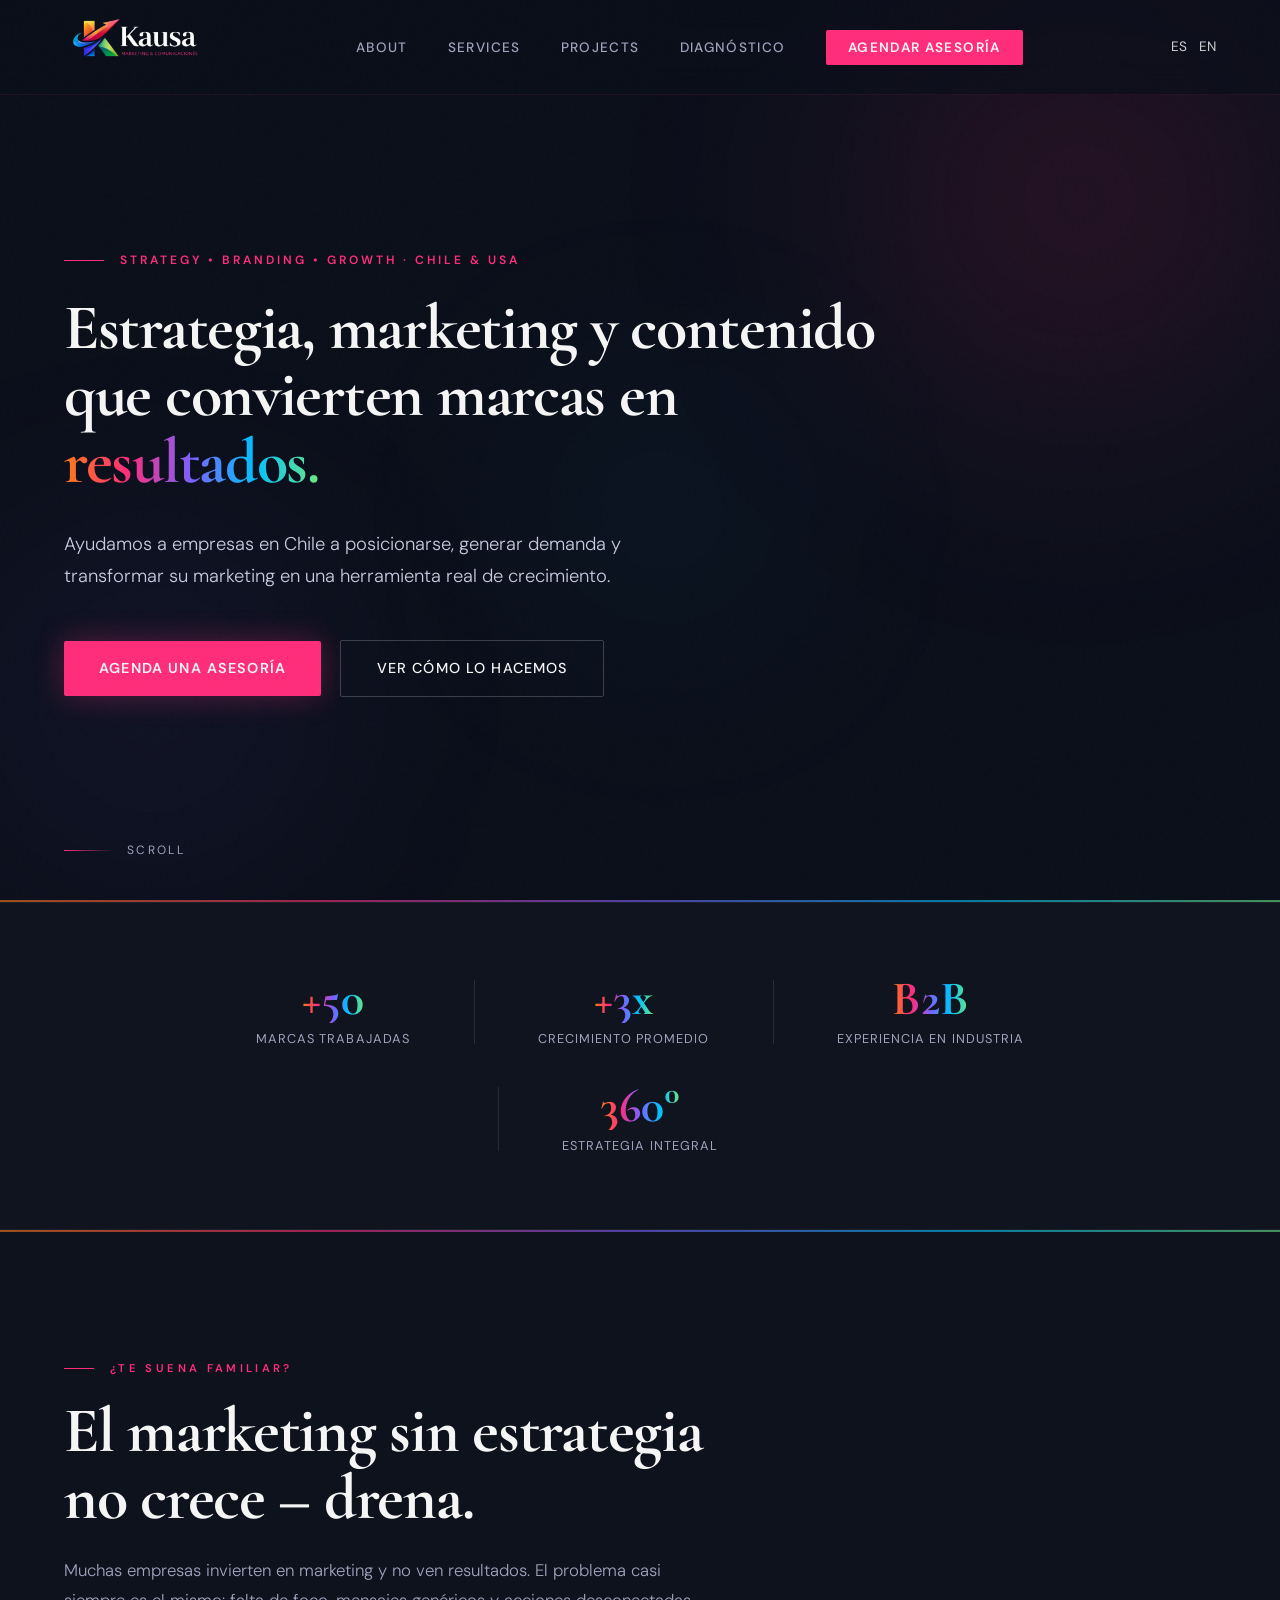
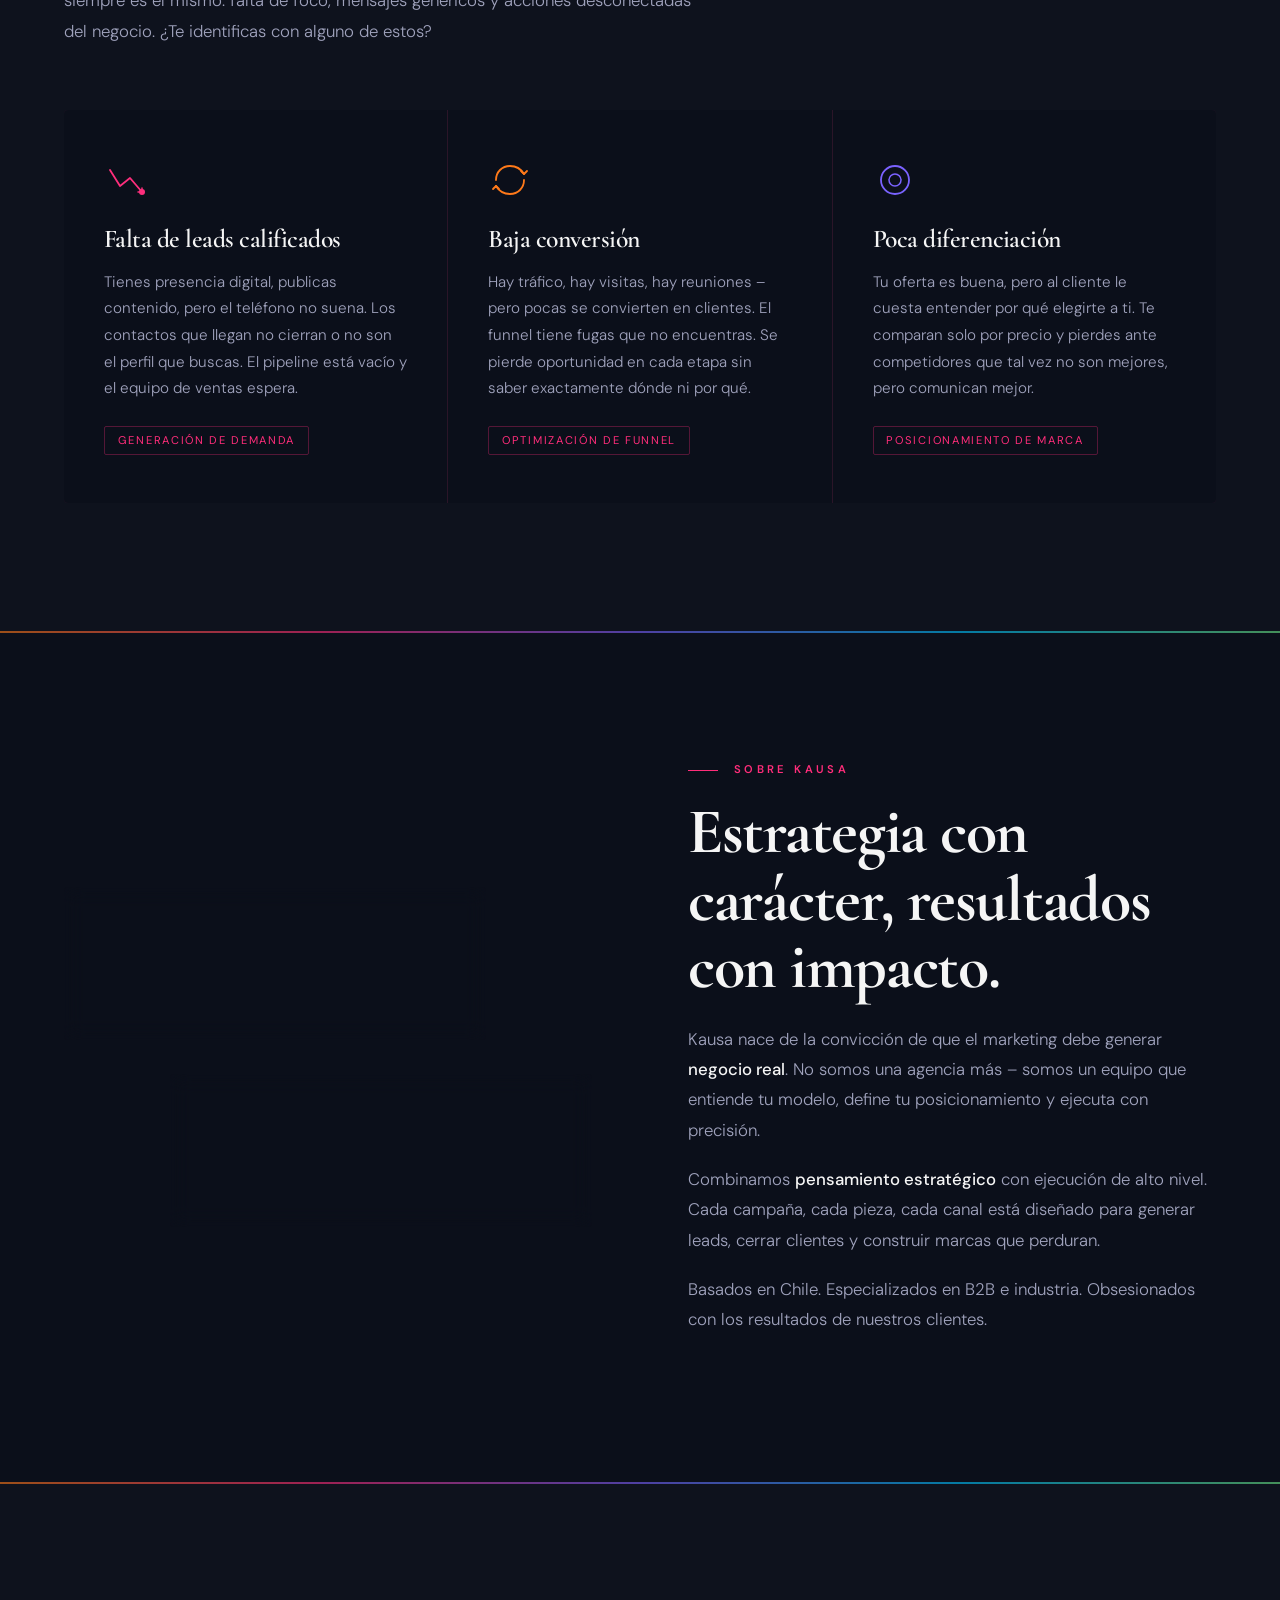
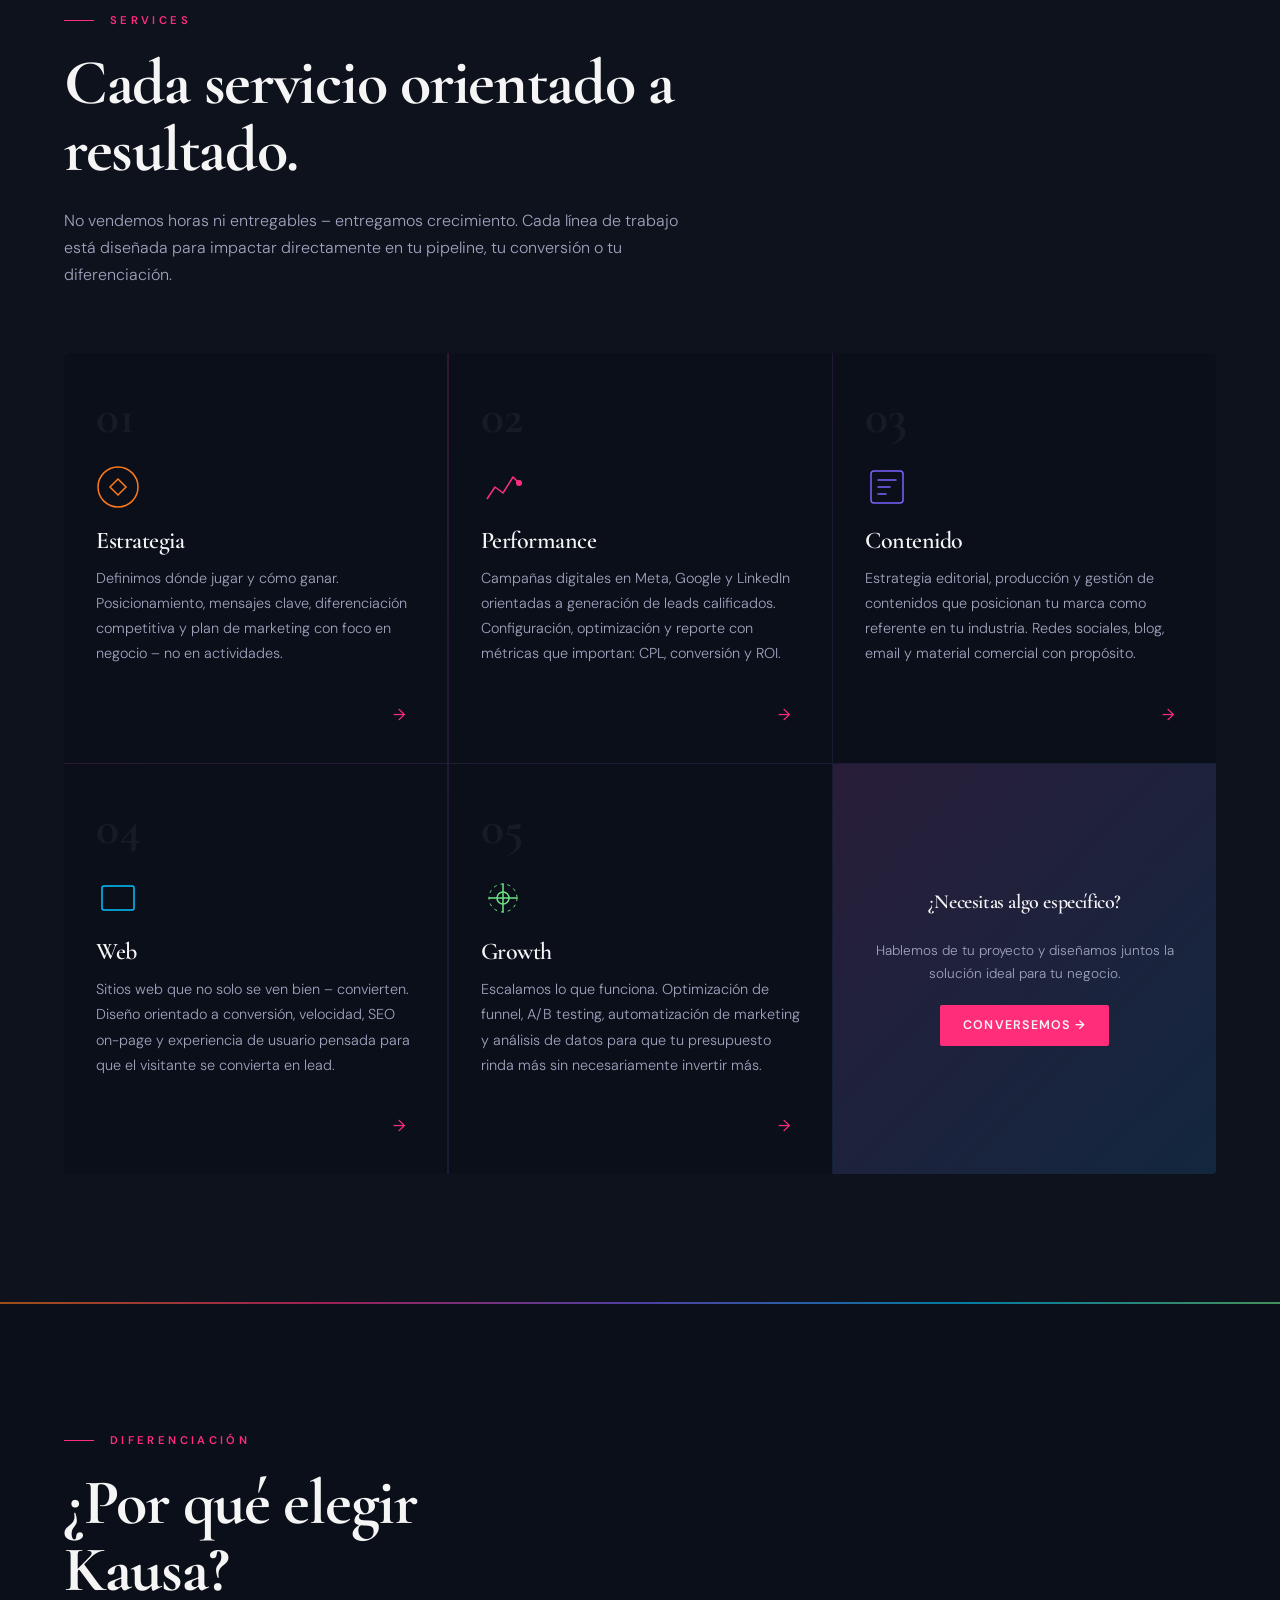
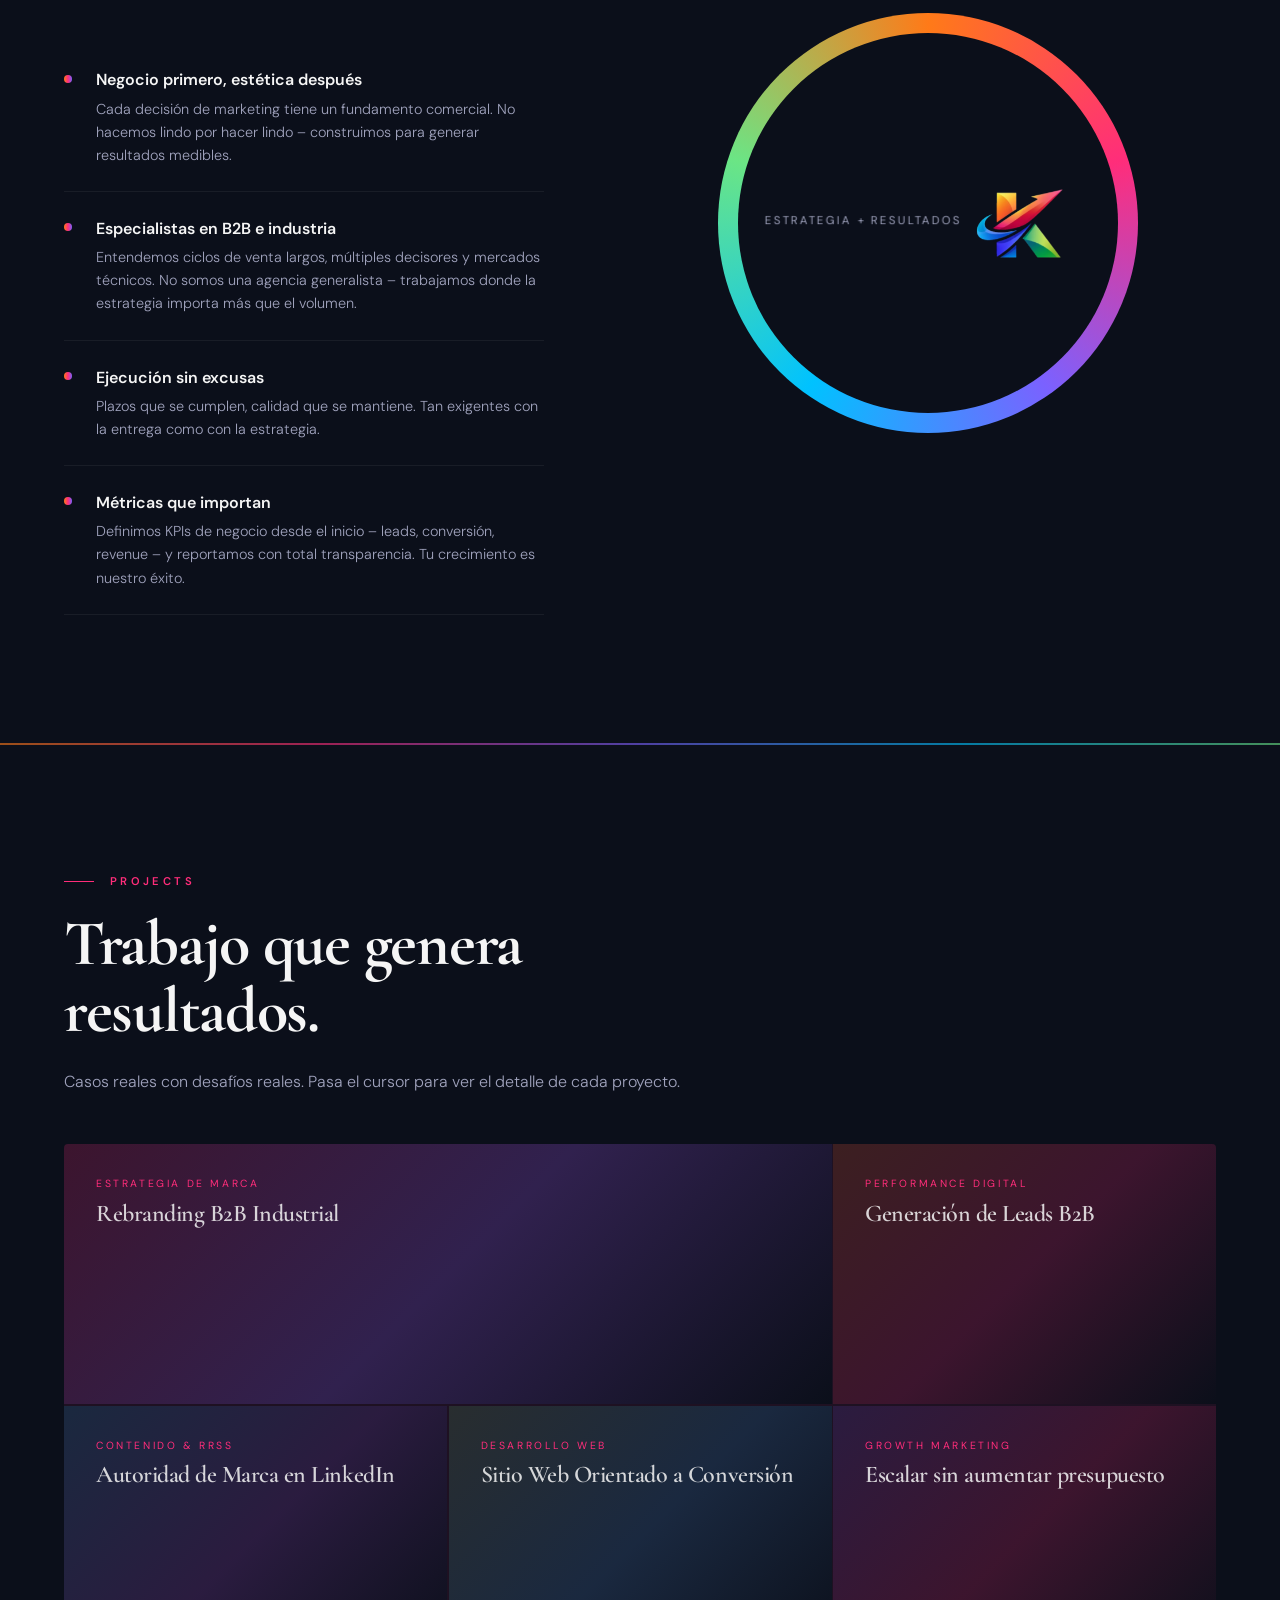
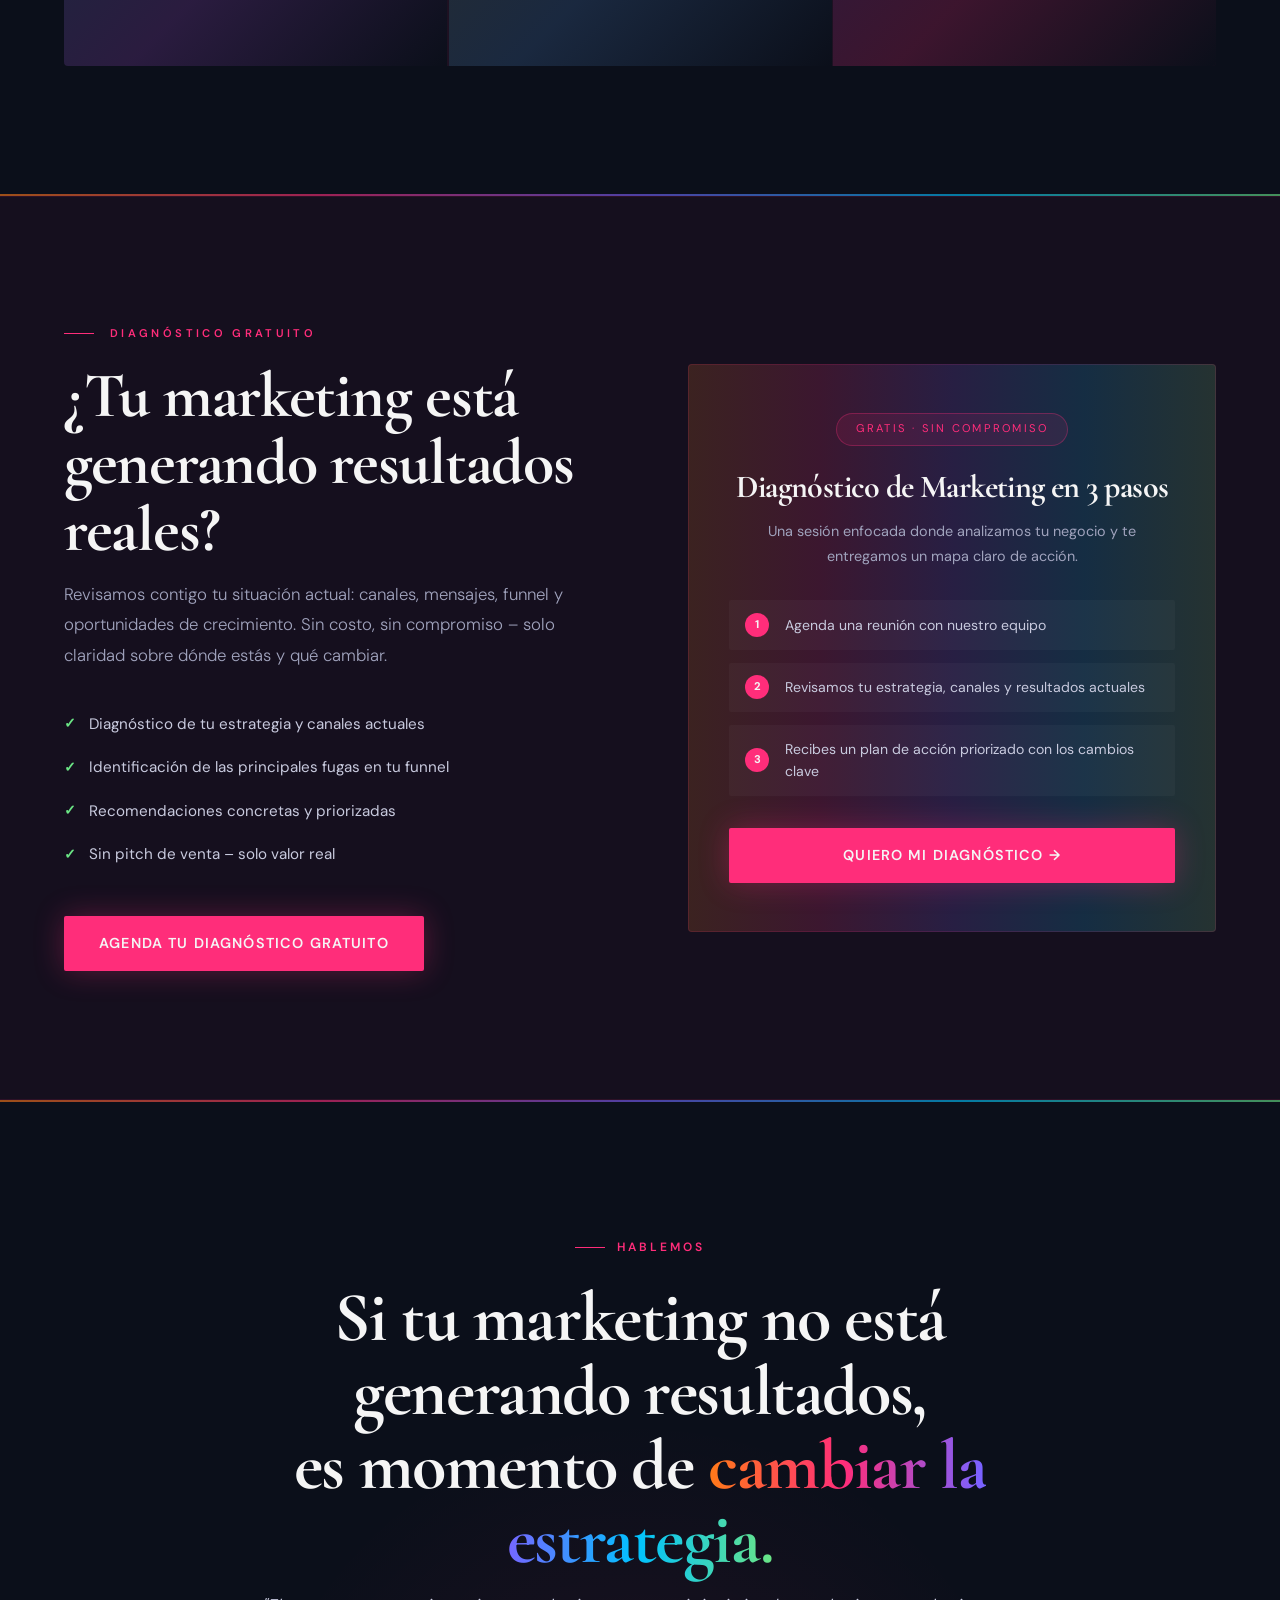
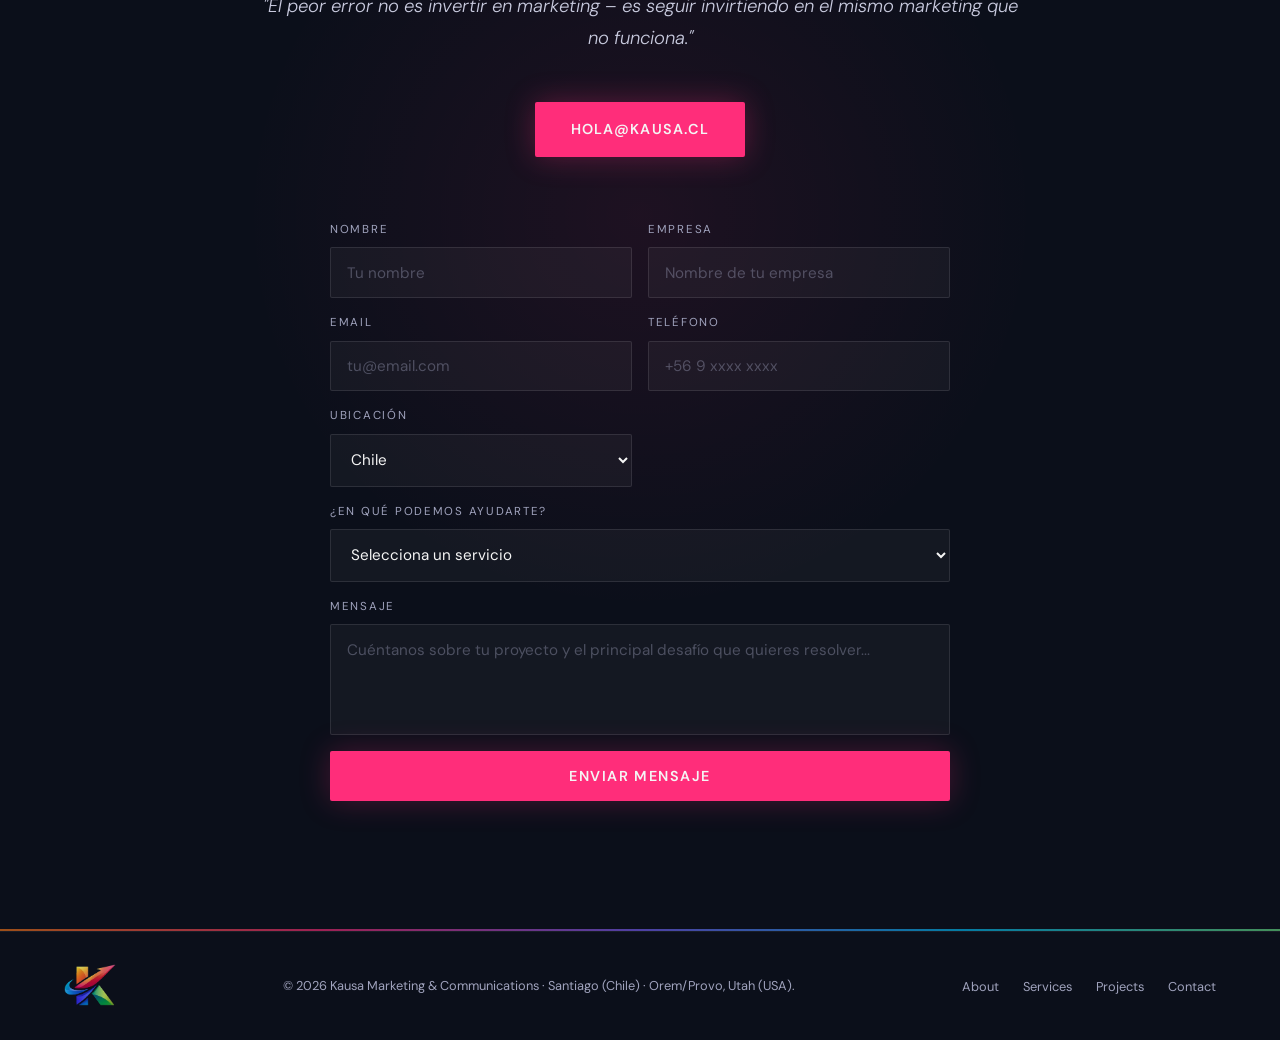
<file: index-en.html>
<!DOCTYPE html>
<html lang="en">
<head>
  <meta charset="UTF-8" />
  <meta name="viewport" content="width=device-width, initial-scale=1.0" />
  <title>Kausa | Strategy, Branding & Growth</title>
  <meta property="og:title" content="Kausa | Strategy, Branding & Growth" />
  <meta property="og:description" content="International marketing, branding and growth partner for companies in Chile and the United States." />
  <meta property="og:url" content="https://kausa.cl" />
  <meta property="og:type" content="website" />
  <link rel="icon" href="assets/img/favicon.png" />
  <meta name="description" content="Estrategia, marketing y contenido que convierten marcas en resultados. Ayudamos a empresas en Chile a posicionarse, generar demanda y crecer." />
  <link href="https://fonts.googleapis.com/css2?family=Cormorant+Garamond:wght@400;600;700&family=DM+Sans:wght@300;400;500;600&display=swap" rel="stylesheet">
  <link rel="stylesheet" href="assets/css/style.css" />
</head>
<body>

<!-- ================================================================
     NAV
     ================================================================ -->
<nav>
  <a href="#hero" class="nav-logo">
    <img src="assets/img/kausa_logo.png" alt="Kausa Marketing & Comunicaciones" />
  </a>

  <ul class="nav-links">
    <li><a href="#about">About</a></li>
    <li><a href="#services">Services</a></li>
    <li><a href="#portfolio">Projects</a></li>
    <li><a href="#diagnosis">Diagnóstico</a></li>
    <li><a href="#contact" class="nav-cta">Agendar asesoría</a></li>
  </ul>
  <div class="lang-switch">
    <a href="index.html">ES</a>
    <a href="index-en.html">EN</a>
  </div>

  <button class="nav-burger" aria-label="Menú">
    <span></span><span></span><span></span>
  </button>
</nav>

<!-- ================================================================
     HERO
     ================================================================ -->
<section id="hero">
  <div class="hero-bg-orb orb1"></div>
  <div class="hero-bg-orb orb2"></div>
  <div class="hero-bg-orb orb3"></div>

  <div class="hero-eyebrow">Strategy • Branding • Growth · Chile & USA</div>

  <h1 class="hero-title">
    Estrategia, marketing y contenido<br>
    que convierten marcas en<br>
    <span class="grad-text">resultados.</span>
  </h1>

  <p class="hero-sub">
    Ayudamos a empresas en Chile a posicionarse, generar demanda y transformar su marketing en una herramienta real de crecimiento.
  </p>

  <div class="hero-actions">
    <a href="#contact" class="btn-primary">Agenda una asesoría</a>
    <a href="#services" class="btn-ghost">Ver cómo lo hacemos</a>
  </div>

  <div class="hero-scroll">
    <span class="scroll-line"></span>
    Scroll
  </div>
</section>

<div class="grad-line"></div>

<!-- ================================================================
     SOCIAL PROOF STRIP
     ================================================================ -->
<div id="social-proof">
  <div class="proof-inner">
    <div class="proof-item">
      <span class="proof-num" data-count="50" data-prefix="+">+50</span>
      <span class="proof-label">Marcas trabajadas</span>
    </div>
    <div class="proof-item">
      <span class="proof-num" data-count="3" data-prefix="+" data-suffix="x">+3x</span>
      <span class="proof-label">Crecimiento promedio</span>
    </div>
    <div class="proof-item">
      <span class="proof-num">B2B</span>
      <span class="proof-label">Experiencia en industria</span>
    </div>
    <div class="proof-item">
      <span class="proof-num" data-count="360" data-suffix="°">360°</span>
      <span class="proof-label">Estrategia integral</span>
    </div>
  </div>
</div>

<div class="grad-line"></div>

<!-- ================================================================
     PAIN SECTION
     ================================================================ -->
<section id="pain">
  <div class="pain-header reveal">
    <div class="section-label">¿Te suena familiar?</div>
    <h2>El marketing sin estrategia no crece – drena.</h2>
    <p>Muchas empresas invierten en marketing y no ven resultados. El problema casi siempre es el mismo: falta de foco, mensajes genéricos y acciones desconectadas del negocio. ¿Te identificas con alguno de estos?</p>
  </div>

  <div class="pain-grid reveal">

    <div class="pain-card">
      <div class="pain-icon">
        <svg viewBox="0 0 44 44" fill="none" xmlns="http://www.w3.org/2000/svg">
          <polyline points="6,12 16,28 26,20 38,34" stroke="url(#p1)" stroke-width="1.8" fill="none" stroke-linecap="round" stroke-linejoin="round"/>
          <circle cx="38" cy="34" r="3" fill="url(#p1)"/>
          <path d="M34 34 L38 34 L38 30" stroke="url(#p1)" stroke-width="1.5" stroke-linecap="round"/>
          <defs><linearGradient id="p1" x1="0" y1="0" x2="44" y2="44"><stop stop-color="#FF2D7A"/><stop offset="1" stop-color="#7B61FF"/></linearGradient></defs>
        </svg>
      </div>
      <h3>Falta de leads calificados</h3>
      <p>Tienes presencia digital, publicas contenido, pero el teléfono no suena. Los contactos que llegan no cierran o no son el perfil que buscas. El pipeline está vacío y el equipo de ventas espera.</p>
      <span class="pain-tag">Generación de demanda</span>
    </div>

    <div class="pain-card">
      <div class="pain-icon">
        <svg viewBox="0 0 44 44" fill="none" xmlns="http://www.w3.org/2000/svg">
          <path d="M8 22 C8 14 14 8 22 8 C28 8 33 11 36 16" stroke="url(#p2)" stroke-width="1.8" stroke-linecap="round"/>
          <path d="M36 22 C36 30 30 36 22 36 C16 36 11 33 8 28" stroke="url(#p2)" stroke-width="1.8" stroke-linecap="round"/>
          <polyline points="33,13 36,16 39,13" stroke="url(#p2)" stroke-width="1.8" stroke-linecap="round" stroke-linejoin="round"/>
          <polyline points="11,31 8,28 5,31" stroke="url(#p2)" stroke-width="1.8" stroke-linecap="round" stroke-linejoin="round"/>
          <line x1="22" y1="17" x2="22" y2="27" stroke="url(#p2)" stroke-width="1.5" stroke-linecap="round"/>
          <line x1="17" y1="22" x2="27" y2="22" stroke="url(#p2)" stroke-width="1.5" stroke-linecap="round"/>
          <defs><linearGradient id="p2" x1="0" y1="0" x2="44" y2="44"><stop stop-color="#FF7A18"/><stop offset="1" stop-color="#FF2D7A"/></linearGradient></defs>
        </svg>
      </div>
      <h3>Baja conversión</h3>
      <p>Hay tráfico, hay visitas, hay reuniones – pero pocas se convierten en clientes. El funnel tiene fugas que no encuentras. Se pierde oportunidad en cada etapa sin saber exactamente dónde ni por qué.</p>
      <span class="pain-tag">Optimización de funnel</span>
    </div>

    <div class="pain-card">
      <div class="pain-icon">
        <svg viewBox="0 0 44 44" fill="none" xmlns="http://www.w3.org/2000/svg">
          <circle cx="22" cy="22" r="14" stroke="url(#p3)" stroke-width="1.8"/>
          <circle cx="22" cy="22" r="6"  stroke="url(#p3)" stroke-width="1.5"/>
          <line x1="22" y1="4"  x2="22" y2="10" stroke="url(#p3)" stroke-width="1.5" stroke-linecap="round"/>
          <line x1="22" y1="34" x2="22" y2="40" stroke="url(#p3)" stroke-width="1.5" stroke-linecap="round"/>
          <line x1="4"  y1="22" x2="10" y2="22" stroke="url(#p3)" stroke-width="1.5" stroke-linecap="round"/>
          <line x1="34" y1="22" x2="40" y2="22" stroke="url(#p3)" stroke-width="1.5" stroke-linecap="round"/>
          <defs><linearGradient id="p3" x1="0" y1="0" x2="44" y2="44"><stop stop-color="#7B61FF"/><stop offset="1" stop-color="#00C2FF"/></linearGradient></defs>
        </svg>
      </div>
      <h3>Poca diferenciación</h3>
      <p>Tu oferta es buena, pero al cliente le cuesta entender por qué elegirte a ti. Te comparan solo por precio y pierdes ante competidores que tal vez no son mejores, pero comunican mejor.</p>
      <span class="pain-tag">Posicionamiento de marca</span>
    </div>

  </div>
</section>

<div class="grad-line"></div>

<!-- ================================================================
     ABOUT
     ================================================================ -->
<section id="about">
  <div class="about-visual reveal">
    <div class="about-card">
      <div class="stat-num">+50</div>
      <div class="stat-label">Marcas posicionadas en Chile</div>
    </div>
    <div class="about-card">
      <div class="stat-num">3x</div>
      <div class="stat-label">Crecimiento promedio en generación de demanda</div>
    </div>
  </div>

  <div class="about-text reveal">
    <div class="section-label">Sobre Kausa</div>
    <h2>Estrategia con carácter, resultados con impacto.</h2>
    <p>
      Kausa nace de la convicción de que el marketing debe generar <strong>negocio real</strong>. No somos una agencia más – somos un equipo que entiende tu modelo, define tu posicionamiento y ejecuta con precisión.
    </p>
    <p>
      Combinamos <strong>pensamiento estratégico</strong> con ejecución de alto nivel. Cada campaña, cada pieza, cada canal está diseñado para generar leads, cerrar clientes y construir marcas que perduran.
    </p>
    <p>
      Basados en Chile. Especializados en B2B e industria. Obsesionados con los resultados de nuestros clientes.
    </p>
  </div>
</section>

<div class="grad-line"></div>

<!-- ================================================================
     SERVICES
     ================================================================ -->
<section id="services">
  <div class="services-header reveal">
    <div class="section-label">Services</div>
    <h2>Cada servicio orientado a resultado.</h2>
    <p>No vendemos horas ni entregables – entregamos crecimiento. Cada línea de trabajo está diseñada para impactar directamente en tu pipeline, tu conversión o tu diferenciación.</p>
  </div>

  <div class="services-grid reveal">

    <!-- 01 Estrategia -->
    <div class="service-card">
      <div class="service-num">01</div>
      <div class="service-icon">
        <svg viewBox="0 0 44 44" fill="none" xmlns="http://www.w3.org/2000/svg">
          <circle cx="22" cy="22" r="20" stroke="url(#g1)" stroke-width="1.5"/>
          <path d="M14 22 L22 14 L30 22 L22 30 Z" stroke="url(#g1)" stroke-width="1.5"/>
          <defs><linearGradient id="g1" x1="0" y1="0" x2="44" y2="44"><stop stop-color="#FF7A18"/><stop offset="1" stop-color="#FF2D7A"/></linearGradient></defs>
        </svg>
      </div>
      <h3>Estrategia</h3>
      <p>Definimos dónde jugar y cómo ganar. Posicionamiento, mensajes clave, diferenciación competitiva y plan de marketing con foco en negocio – no en actividades.</p>
      <div class="service-results">→ Empresas que saben exactamente cómo comunicarse y con quién</div>
      <div class="service-arrow">→</div>
    </div>

    <!-- 02 Performance -->
    <div class="service-card">
      <div class="service-num">02</div>
      <div class="service-icon">
        <svg viewBox="0 0 44 44" fill="none" xmlns="http://www.w3.org/2000/svg">
          <polyline points="6,34 14,22 22,28 32,12 38,18" stroke="url(#g2)" stroke-width="1.5" fill="none" stroke-linejoin="round"/>
          <circle cx="38" cy="18" r="3" fill="url(#g2)"/>
          <defs><linearGradient id="g2" x1="0" y1="0" x2="44" y2="44"><stop stop-color="#FF2D7A"/><stop offset="1" stop-color="#7B61FF"/></linearGradient></defs>
        </svg>
      </div>
      <h3>Performance</h3>
      <p>Campañas digitales en Meta, Google y LinkedIn orientadas a generación de leads calificados. Configuración, optimización y reporte con métricas que importan: CPL, conversión y ROI.</p>
      <div class="service-results">→ Más leads, menor costo por adquisición</div>
      <div class="service-arrow">→</div>
    </div>

    <!-- 03 Contenido -->
    <div class="service-card">
      <div class="service-num">03</div>
      <div class="service-icon">
        <svg viewBox="0 0 44 44" fill="none" xmlns="http://www.w3.org/2000/svg">
          <rect x="6" y="6" width="32" height="32" rx="3" stroke="url(#g3)" stroke-width="1.5"/>
          <path d="M13 15 h18 M13 22 h12 M13 29 h8" stroke="url(#g3)" stroke-width="1.5" stroke-linecap="round"/>
          <defs><linearGradient id="g3" x1="0" y1="0" x2="44" y2="44"><stop stop-color="#7B61FF"/><stop offset="1" stop-color="#00C2FF"/></linearGradient></defs>
        </svg>
      </div>
      <h3>Contenido</h3>
      <p>Estrategia editorial, producción y gestión de contenidos que posicionan tu marca como referente en tu industria. Redes sociales, blog, email y material comercial con propósito.</p>
      <div class="service-results">→ Más alcance orgánico y autoridad de marca</div>
      <div class="service-arrow">→</div>
    </div>

    <!-- 04 Web -->
    <div class="service-card">
      <div class="service-num">04</div>
      <div class="service-icon">
        <svg viewBox="0 0 44 44" fill="none" xmlns="http://www.w3.org/2000/svg">
          <rect x="6" y="10" width="32" height="24" rx="2" stroke="url(#g4)" stroke-width="1.5"/>
          <path d="M14 10 L14 34" stroke="url(#g4)" stroke-width="1"/>
          <path d="M6 18 L38 18" stroke="url(#g4)" stroke-width="1"/>
          <defs><linearGradient id="g4" x1="0" y1="0" x2="44" y2="44"><stop stop-color="#00C2FF"/><stop offset="1" stop-color="#6BE585"/></linearGradient></defs>
        </svg>
      </div>
      <h3>Web</h3>
      <p>Sitios web que no solo se ven bien – convierten. Diseño orientado a conversión, velocidad, SEO on-page y experiencia de usuario pensada para que el visitante se convierta en lead.</p>
      <div class="service-results">→ Más tráfico orgánico y mayor tasa de conversión</div>
      <div class="service-arrow">→</div>
    </div>

    <!-- 05 Growth -->
    <div class="service-card">
      <div class="service-num">05</div>
      <div class="service-icon">
        <svg viewBox="0 0 44 44" fill="none" xmlns="http://www.w3.org/2000/svg">
          <path d="M22 8 L22 36 M8 22 L36 22" stroke="url(#g5)" stroke-width="1.5" stroke-linecap="round"/>
          <circle cx="22" cy="22" r="6" stroke="url(#g5)" stroke-width="1.5"/>
          <circle cx="22" cy="22" r="14" stroke="url(#g5)" stroke-width="1" stroke-dasharray="3 4"/>
          <defs><linearGradient id="g5" x1="0" y1="0" x2="44" y2="44"><stop stop-color="#6BE585"/><stop offset="1" stop-color="#FF7A18"/></linearGradient></defs>
        </svg>
      </div>
      <h3>Growth</h3>
      <p>Escalamos lo que funciona. Optimización de funnel, A/B testing, automatización de marketing y análisis de datos para que tu presupuesto rinda más sin necesariamente invertir más.</p>
      <div class="service-results">→ Más revenue con el mismo o menor presupuesto</div>
      <div class="service-arrow">→</div>
    </div>

    <!-- CTA card -->
    <div class="service-card service-card--cta">
      <h3>¿Necesitas algo específico?</h3>
      <p style="color:var(--gris);">Hablemos de tu proyecto y diseñamos juntos la solución ideal para tu negocio.</p>
      <a class="btn-sm" href="#contact">Conversemos →</a>
    </div>

  </div>
</section>

<div class="grad-line"></div>

<!-- ================================================================
     VALUE (¿Por qué Kausa?)
     ================================================================ -->
<section id="value">
  <div class="value-left reveal">
    <div class="section-label">Diferenciación</div>
    <h2>¿Por qué elegir Kausa?</h2>

    <div class="value-list">
      <div class="value-item">
        <div class="value-dot"></div>
        <div>
          <h4>Negocio primero, estética después</h4>
          <p>Cada decisión de marketing tiene un fundamento comercial. No hacemos lindo por hacer lindo – construimos para generar resultados medibles.</p>
        </div>
      </div>
      <div class="value-item">
        <div class="value-dot"></div>
        <div>
          <h4>Especialistas en B2B e industria</h4>
          <p>Entendemos ciclos de venta largos, múltiples decisores y mercados técnicos. No somos una agencia generalista – trabajamos donde la estrategia importa más que el volumen.</p>
        </div>
      </div>
      <div class="value-item">
        <div class="value-dot"></div>
        <div>
          <h4>Ejecución sin excusas</h4>
          <p>Plazos que se cumplen, calidad que se mantiene. Tan exigentes con la entrega como con la estrategia.</p>
        </div>
      </div>
      <div class="value-item">
        <div class="value-dot"></div>
        <div>
          <h4>Métricas que importan</h4>
          <p>Definimos KPIs de negocio desde el inicio – leads, conversión, revenue – y reportamos con total transparencia. Tu crecimiento es nuestro éxito.</p>
        </div>
      </div>
    </div>
  </div>

  <div class="value-visual reveal">
    <div class="value-ring">
      <div class="value-ring-inner">
        <img src="assets/img/kausa_logo_k.PNG" alt="Kausa" class="ring-k" />
        <span class="ring-label">Estrategia + Resultados</span>
      </div>
    </div>
  </div>
</section>

<div class="grad-line"></div>

<!-- ================================================================
     PORTFOLIO
     ================================================================ -->
<section id="portfolio">
  <div class="portfolio-intro reveal">
    <div class="section-label">Projects</div>
    <h2>Trabajo que genera resultados.</h2>
    <p>Casos reales con desafíos reales. Pasa el cursor para ver el detalle de cada proyecto.</p>
  </div>

  <div class="portfolio-grid reveal">

    <!-- Caso 1 – Branding B2B (span 2) -->
    <div class="portfolio-item">
      <div class="portfolio-bg p-bg-1"></div>
      <div class="portfolio-static">
        <div class="portfolio-category">Estrategia de Marca</div>
        <h3>Rebranding B2B Industrial</h3>
      </div>
      <div class="portfolio-overlay">
        <div class="p-label">Estrategia de Marca</div>
        <h3>Rebranding B2B Industrial</h3>
        <dl class="case-details">
          <div class="case-block">
            <dt>Desafío</dt>
            <dd>Empresa de servicios industriales sin diferenciación clara en mercado commoditizado</dd>
          </div>
          <div class="case-block">
            <dt>Qué se hizo</dt>
            <dd>Rediseño de identidad + posicionamiento + mensajes clave por segmento</dd>
          </div>
          <div class="case-block">
            <dt>Resultado</dt>
            <dd>+40% en consultas entrantes a los 3 meses del lanzamiento</dd>
          </div>
        </dl>
        <div class="case-result">+40% consultas entrantes · 3 meses</div>
      </div>
    </div>

    <!-- Caso 2 – Performance -->
    <div class="portfolio-item">
      <div class="portfolio-bg p-bg-2"></div>
      <div class="portfolio-static">
        <div class="portfolio-category">Performance Digital</div>
        <h3>Generación de Leads B2B</h3>
      </div>
      <div class="portfolio-overlay">
        <div class="p-label">Performance Digital</div>
        <h3>Generación de Leads B2B</h3>
        <dl class="case-details">
          <div class="case-block">
            <dt>Desafío</dt>
            <dd>Sin pipeline digital, dependencia total de referidos y red de contactos</dd>
          </div>
          <div class="case-block">
            <dt>Qué se hizo</dt>
            <dd>Campaña Meta + LinkedIn + landing pages optimizadas para conversión</dd>
          </div>
          <div class="case-block">
            <dt>Resultado</dt>
            <dd>120 leads calificados en 60 días, CPL reducido 35%</dd>
          </div>
        </dl>
        <div class="case-result">120 leads en 60 días · CPL -35%</div>
      </div>
    </div>

    <!-- Caso 3 – Contenido -->
    <div class="portfolio-item">
      <div class="portfolio-bg p-bg-3"></div>
      <div class="portfolio-static">
        <div class="portfolio-category">Contenido & RRSS</div>
        <h3>Autoridad de Marca en LinkedIn</h3>
      </div>
      <div class="portfolio-overlay">
        <div class="p-label">Contenido & RRSS</div>
        <h3>Autoridad de Marca en LinkedIn</h3>
        <dl class="case-details">
          <div class="case-block">
            <dt>Desafío</dt>
            <dd>Presencia digital fragmentada, publicaciones sin dirección ni foco</dd>
          </div>
          <div class="case-block">
            <dt>Qué se hizo</dt>
            <dd>Estrategia editorial + producción mensual + gestión de comunidad</dd>
          </div>
          <div class="case-block">
            <dt>Resultado</dt>
            <dd>+200% alcance orgánico en 6 meses</dd>
          </div>
        </dl>
        <div class="case-result">+200% alcance orgánico · 6 meses</div>
      </div>
    </div>

    <!-- Caso 4 – Web -->
    <div class="portfolio-item">
      <div class="portfolio-bg p-bg-4"></div>
      <div class="portfolio-static">
        <div class="portfolio-category">Desarrollo Web</div>
        <h3>Sitio Web Orientado a Conversión</h3>
      </div>
      <div class="portfolio-overlay">
        <div class="p-label">Desarrollo Web</div>
        <h3>Sitio Web Orientado a Conversión</h3>
        <dl class="case-details">
          <div class="case-block">
            <dt>Desafío</dt>
            <dd>Sitio desactualizado, sin tráfico orgánico ni formularios que convirtieran</dd>
          </div>
          <div class="case-block">
            <dt>Qué se hizo</dt>
            <dd>Rediseño completo + SEO on-page + integración con CRM y automatización</dd>
          </div>
          <div class="case-block">
            <dt>Resultado</dt>
            <dd>Tráfico orgánico ×3, tasa de conversión duplicada en 4 meses</dd>
          </div>
        </dl>
        <div class="case-result">Tráfico ×3 · Conversión ×2 · 4 meses</div>
      </div>
    </div>

    <!-- Caso 5 – Growth -->
    <div class="portfolio-item">
      <div class="portfolio-bg p-bg-5"></div>
      <div class="portfolio-static">
        <div class="portfolio-category">Growth Marketing</div>
        <h3>Escalar sin aumentar presupuesto</h3>
      </div>
      <div class="portfolio-overlay">
        <div class="p-label">Growth Marketing</div>
        <h3>Escalar sin aumentar presupuesto</h3>
        <dl class="case-details">
          <div class="case-block">
            <dt>Desafío</dt>
            <dd>Presupuesto fijo con objetivo agresivo de crecimiento y funnel con fugas</dd>
          </div>
          <div class="case-block">
            <dt>Qué se hizo</dt>
            <dd>Auditoría de funnel + A/B testing + automatización de nurturing</dd>
          </div>
          <div class="case-block">
            <dt>Resultado</dt>
            <dd>+60% revenue con el mismo presupuesto en 5 meses</dd>
          </div>
        </dl>
        <div class="case-result">+60% revenue · mismo presupuesto · 5 meses</div>
      </div>
    </div>

  </div>
</section>

<div class="grad-line"></div>

<!-- ================================================================
     DIAGNOSIS – Lead Magnet
     ================================================================ -->
<section id="diagnosis">
  <div class="diagnosis-inner">

    <div class="diagnosis-text reveal">
      <div class="section-label">Diagnóstico gratuito</div>
      <h2>¿Tu marketing está generando resultados reales?</h2>
      <p>
        Revisamos contigo tu situación actual: canales, mensajes, funnel y oportunidades de crecimiento. Sin costo, sin compromiso – solo claridad sobre dónde estás y qué cambiar.
      </p>
      <ul class="diagnosis-checklist">
        <li>Diagnóstico de tu estrategia y canales actuales</li>
        <li>Identificación de las principales fugas en tu funnel</li>
        <li>Recomendaciones concretas y priorizadas</li>
        <li>Sin pitch de venta – solo valor real</li>
      </ul>
      <a href="#contact" class="btn-primary">Agenda tu diagnóstico gratuito</a>
    </div>

    <div class="diagnosis-visual reveal">
      <div class="diagnosis-badge">Gratis · Sin compromiso</div>
      <h3>Diagnóstico de Marketing en 3 pasos</h3>
      <p>Una sesión enfocada donde analizamos tu negocio y te entregamos un mapa claro de acción.</p>
      <div class="diagnosis-steps">
        <div class="diagnosis-step">
          <span class="step-num">1</span>
          Agenda una reunión con nuestro equipo
        </div>
        <div class="diagnosis-step">
          <span class="step-num">2</span>
          Revisamos tu estrategia, canales y resultados actuales
        </div>
        <div class="diagnosis-step">
          <span class="step-num">3</span>
          Recibes un plan de acción priorizado con los cambios clave
        </div>
      </div>
      <a href="#contact" class="btn-primary" style="width:100%;text-align:center;">Quiero mi diagnóstico →</a>
    </div>

  </div>
</section>

<div class="grad-line"></div>

<!-- ================================================================
     CONTACT
     ================================================================ -->
<section id="contact">
  <div class="contact-orb"></div>
  <div class="contact-inner reveal">

    <div class="eyebrow-cta">Hablemos</div>

    <h2>
      Si tu marketing no está generando resultados,<br>
      es momento de <span class="grad-text">cambiar la estrategia.</span>
    </h2>

    <p class="contact-statement">
      "El peor error no es invertir en marketing – es seguir invirtiendo en el mismo marketing que no funciona."
    </p>

    <div class="contact-actions">
      <a href="mailto:hola@kausa.cl" class="btn-primary">hola@kausa.cl</a>
    </div>

    <form id="contactForm" class="contact-form">
      <div class="form-group">
        <label>Nombre</label>
        <input type="text" name="nombre" placeholder="Tu nombre" required />
      </div>
      <div class="form-group">
        <label>Empresa</label>
        <input type="text" name="empresa" placeholder="Nombre de tu empresa" />
      </div>
      <div class="form-group">
        <label>Email</label>
        <input type="email" name="email" placeholder="tu@email.com" required />
      </div>
      <div class="form-group">
        <label>Teléfono</label>
        <input type="tel" name="telefono" placeholder="+56 9 xxxx xxxx" />
      </div>
      <div class="form-group">
        <label>Ubicación</label>
        <select name="location">
          <option>Chile</option>
          <option>United States</option>
          <option>Other</option>
        </select>
      </div>
      <div class="form-group full">
        <label>¿En qué podemos ayudarte?</label>
        <select name="servicio">
          <option value="" disabled selected>Selecciona un servicio</option>
          <option>Estrategia de marketing</option>
          <option>Performance / Campañas digitales</option>
          <option>Contenido y RRSS</option>
          <option>Desarrollo web</option>
          <option>Growth marketing</option>
          <option>Diagnóstico gratuito</option>
          <option>Otro</option>
        </select>
      </div>
      <div class="form-group full">
        <label>Mensaje</label>
        <textarea name="mensaje" rows="4" placeholder="Cuéntanos sobre tu proyecto y el principal desafío que quieres resolver..."></textarea>
      </div>
      <button type="submit" class="form-submit">Enviar mensaje</button>
    </form>

  </div>
</section>

<!-- ================================================================
     FOOTER
     ================================================================ -->
<div class="grad-line"></div>
<footer>
  <a href="#hero" class="f-logo">
    <img src="assets/img/kausa_logo_k.PNG" alt="Kausa" />
  </a>
  <p>© 2026 Kausa Marketing & Communications · Santiago (Chile) · Orem/Provo, Utah (USA).</p>
  <ul class="footer-links">
    <li><a href="#about">About</a></li>
    <li><a href="#services">Services</a></li>
    <li><a href="#portfolio">Projects</a></li>
    <li><a href="#contact">Contact</a></li>
  </ul>
</footer>

<script src="assets/js/main.js"></script>
</body>
</html>
</file>
<file: assets/css/style.css>
/* ================================================================
   KAUSA — style.css
   Sections: Variables · Reset · Typography · Nav · Hero ·
             Social Proof · Pain · Services · Portfolio ·
             Diagnosis · Contact · Footer · Animations · Responsive
   ================================================================ */

/* ─── VARIABLES ─── */
:root {
  --bg:      #0B0F1A;
  --white:   #F5F5F5;
  --fucsia:  #FF2D7A;
  --naranja: #FF7A18;
  --gris:    #A0A3BD;
  --gris-light: #C8CADE;
  --grad:      linear-gradient(90deg, #FF7A18, #FF2D7A, #7B61FF, #00C2FF, #6BE585);
  --grad-diag: linear-gradient(135deg, #FF7A18, #FF2D7A, #7B61FF, #00C2FF, #6BE585);
  --surface:   rgba(255,255,255,0.03);
  --border:    rgba(255,255,255,0.07);
}

/* ─── RESET ─── */
*, *::before, *::after { box-sizing: border-box; margin: 0; padding: 0; }
html { scroll-behavior: smooth; }
img  { display: block; max-width: 100%; }

/* ─── NOISE OVERLAY ─── */
body::before {
  content: '';
  position: fixed;
  inset: 0;
  background-image: url("data:image/svg+xml,%3Csvg viewBox='0 0 256 256' xmlns='http://www.w3.org/2000/svg'%3E%3Cfilter id='noise'%3E%3CfeTurbulence type='fractalNoise' baseFrequency='0.9' numOctaves='4' stitchTiles='stitch'/%3E%3C/filter%3E%3Crect width='100%25' height='100%25' filter='url(%23noise)' opacity='0.04'/%3E%3C/svg%3E");
  pointer-events: none;
  z-index: 9999;
  opacity: 0.4;
}

body {
  background: var(--bg);
  color: var(--white);
  font-family: 'DM Sans', sans-serif;
  overflow-x: hidden;
  line-height: 1.6;
}

/* ─── SCROLLBAR ─── */
::-webkit-scrollbar       { width: 4px; }
::-webkit-scrollbar-track { background: var(--bg); }
::-webkit-scrollbar-thumb { background: var(--fucsia); border-radius: 4px; }

/* ─── TYPOGRAPHY ─── */
h1, h2, h3 {
  font-family: 'Cormorant Garamond', serif;
  font-weight: 700;
  letter-spacing: -0.02em;
  line-height: 1.05;
}
h2 { font-size: clamp(2.5rem, 5vw, 4rem); margin-bottom: 1.5rem; }

/* ─── SHARED SECTION ─── */
section { padding: 8rem 5vw; position: relative; }

.section-label {
  font-size: 0.7rem;
  letter-spacing: 0.3em;
  text-transform: uppercase;
  color: var(--fucsia);
  font-weight: 600;
  margin-bottom: 1.2rem;
  display: flex;
  align-items: center;
  gap: 1rem;
}
.section-label::before { content: ''; width: 30px; height: 1px; background: var(--fucsia); }

.grad-text {
  background: var(--grad);
  -webkit-background-clip: text;
  -webkit-text-fill-color: transparent;
  background-clip: text;
}

.grad-line { height: 2px; background: var(--grad); opacity: 0.6; }

/* ─── BUTTONS ─── */
.btn-primary {
  background: var(--fucsia);
  color: var(--white);
  padding: 1rem 2.2rem;
  font-size: 0.9rem;
  font-weight: 600;
  letter-spacing: 0.08em;
  text-transform: uppercase;
  text-decoration: none;
  border-radius: 2px;
  display: inline-block;
  transition: background 0.3s, transform 0.2s, box-shadow 0.3s;
  box-shadow: 0 0 30px rgba(255,45,122,0.3);
}
.btn-primary:hover {
  background: var(--naranja);
  transform: translateY(-2px);
  box-shadow: 0 0 50px rgba(255,122,24,0.4);
}

.btn-ghost {
  color: var(--white);
  padding: 1rem 2.2rem;
  font-size: 0.9rem;
  font-weight: 500;
  letter-spacing: 0.08em;
  text-transform: uppercase;
  text-decoration: none;
  border: 1px solid rgba(255,255,255,0.2);
  border-radius: 2px;
  display: inline-block;
  transition: border-color 0.3s, color 0.3s;
}
.btn-ghost:hover { border-color: var(--fucsia); color: var(--fucsia); }

.btn-wa {
  background: #25D366;
  color: var(--white);
  padding: 1rem 2.2rem;
  font-size: 0.9rem;
  font-weight: 600;
  letter-spacing: 0.05em;
  text-decoration: none;
  border-radius: 2px;
  display: inline-flex;
  align-items: center;
  gap: 0.6rem;
  transition: background 0.3s, transform 0.2s;
}
.btn-wa:hover { background: #1db954; transform: translateY(-2px); }

/* ================================================================
   NAV
   ================================================================ */
nav {
  position: fixed;
  top: 0; left: 0; right: 0;
  z-index: 100;
  display: flex;
  justify-content: space-between;
  align-items: center;
  padding: 1.5rem 5vw;
  background: rgba(11,15,26,0.7);
  backdrop-filter: blur(16px);
  border-bottom: 1px solid rgba(255,45,122,0.1);
  transition: background 0.3s;
}

.nav-logo {
  text-decoration: none;
  display: flex;
  align-items: center;
  /* crop the transparent padding around the logo content */
  margin: -12px -8px;
}
.nav-logo img {
  /* The 1024x1024 image contains logo content roughly centered at 53% vertically.
     object-fit:cover + fixed dimensions crops it to show just the logo. */
  width: 160px;
  height: 70px;
  object-fit: cover;
  object-position: 50% 53%;
}

.nav-links {
  display: flex;
  gap: 2.5rem;
  list-style: none;
}
.nav-links a {
  color: var(--gris);
  text-decoration: none;
  font-size: 0.85rem;
  font-weight: 500;
  letter-spacing: 0.1em;
  text-transform: uppercase;
  transition: color 0.3s;
}
.nav-links a:hover { color: var(--fucsia); }

.nav-cta {
  background: var(--fucsia) !important;
  color: var(--white) !important;
  padding: 0.55rem 1.4rem !important;
  border-radius: 2px;
  font-weight: 600 !important;
  transition: background 0.3s, transform 0.2s !important;
}
.nav-cta:hover { background: var(--naranja) !important; transform: translateY(-1px); }

/* Hamburger (mobile) */
.nav-burger {
  display: none;
  flex-direction: column;
  gap: 5px;
  cursor: pointer;
  padding: 4px;
  border: none;
  background: none;
}
.nav-burger span {
  display: block;
  width: 24px;
  height: 2px;
  background: var(--white);
  border-radius: 2px;
  transition: all 0.3s;
}

/* ================================================================
   HERO
   ================================================================ */
#hero {
  min-height: 100vh;
  display: flex;
  flex-direction: column;
  justify-content: center;
  padding: 9rem 5vw 6rem;
  position: relative;
  overflow: hidden;
}

/* Orbs */
.hero-bg-orb { position: absolute; border-radius: 50%; filter: blur(120px); pointer-events: none; }
.orb1 { width: 600px; height: 600px; background: radial-gradient(circle, rgba(255,45,122,0.18) 0%, transparent 70%); top: -100px; right: -100px; animation: floatOrb 8s ease-in-out infinite alternate; }
.orb2 { width: 400px; height: 400px; background: radial-gradient(circle, rgba(123,97,255,0.15) 0%, transparent 70%); bottom: 0; left: -50px; animation: floatOrb 10s ease-in-out infinite alternate-reverse; }
.orb3 { width: 300px; height: 300px; background: radial-gradient(circle, rgba(0,194,255,0.12) 0%, transparent 70%); top: 40%; left: 40%; animation: floatOrb 12s ease-in-out infinite alternate; }

.hero-eyebrow {
  font-size: 0.75rem;
  letter-spacing: 0.25em;
  text-transform: uppercase;
  color: var(--fucsia);
  font-weight: 600;
  margin-bottom: 1.5rem;
  display: flex;
  align-items: center;
  gap: 1rem;
  animation: fadeUp 0.8s ease both;
}
.hero-eyebrow::before { content: ''; width: 40px; height: 1px; background: var(--fucsia); }

.hero-title {
  font-size: clamp(2.4rem, 5vw, 4.8rem);
  font-weight: 700;
  max-width: 860px;
  animation: fadeUp 0.8s 0.1s ease both;
}

.hero-sub {
  margin-top: 2rem;
  font-size: 1.15rem;
  color: var(--gris-light);
  max-width: 560px;
  line-height: 1.75;
  font-weight: 300;
  animation: fadeUp 0.8s 0.2s ease both;
}

.hero-actions {
  margin-top: 3rem;
  display: flex;
  gap: 1.2rem;
  align-items: center;
  flex-wrap: wrap;
  animation: fadeUp 0.8s 0.3s ease both;
}

.hero-scroll {
  position: absolute;
  bottom: 2.5rem;
  left: 5vw;
  display: flex;
  align-items: center;
  gap: 0.8rem;
  font-size: 0.75rem;
  letter-spacing: 0.2em;
  text-transform: uppercase;
  color: var(--gris);
  animation: fadeUp 0.8s 0.6s ease both;
}
.scroll-line {
  width: 50px; height: 1px;
  background: linear-gradient(90deg, var(--fucsia), transparent);
  animation: scrollPulse 2s ease-in-out infinite;
}

/* ================================================================
   SOCIAL PROOF STRIP
   ================================================================ */
#social-proof {
  padding: 3.5rem 5vw;
  background: rgba(255,255,255,0.02);
  border-top: 1px solid rgba(255,255,255,0.05);
  border-bottom: 1px solid rgba(255,255,255,0.05);
}

.proof-inner {
  display: flex;
  align-items: center;
  justify-content: center;
  gap: 0;
  flex-wrap: wrap;
}

.proof-item {
  display: flex;
  flex-direction: column;
  align-items: center;
  text-align: center;
  padding: 1rem 4rem;
  position: relative;
  opacity: 0;
  transform: translateY(16px);
  transition: opacity 0.55s ease, transform 0.55s ease;
}
.proof-item.visible {
  opacity: 1;
  transform: translateY(0);
}
.proof-item + .proof-item::before {
  content: '';
  position: absolute;
  left: 0;
  top: 20%;
  height: 60%;
  width: 1px;
  background: rgba(255,255,255,0.1);
}

.proof-num {
  font-family: 'Cormorant Garamond', serif;
  font-size: 3rem;
  font-weight: 700;
  line-height: 1;
  background: var(--grad);
  -webkit-background-clip: text;
  -webkit-text-fill-color: transparent;
  background-clip: text;
}
.proof-label {
  margin-top: 0.4rem;
  font-size: 0.8rem;
  color: var(--gris);
  letter-spacing: 0.08em;
  text-transform: uppercase;
}

/* ================================================================
   PAIN SECTION
   ================================================================ */
#pain { background: rgba(255,255,255,0.01); }

.pain-header { max-width: 640px; margin-bottom: 4rem; }
.pain-header p { color: var(--gris); line-height: 1.8; font-weight: 300; font-size: 1.05rem; margin-top: 1rem; }

.pain-grid {
  display: grid;
  grid-template-columns: repeat(3, 1fr);
  gap: 1px;
  background: rgba(255,45,122,0.12);
  border-radius: 4px;
  overflow: hidden;
}

.pain-card {
  background: var(--bg);
  padding: 3rem 2.5rem;
  position: relative;
  overflow: hidden;
  transition: background 0.4s;
}
.pain-card:hover { background: #0d1120; }

.pain-icon {
  width: 44px;
  height: 44px;
  margin-bottom: 1.5rem;
}
.pain-icon svg { width: 100%; height: 100%; }
.pain-card h3 {
  font-family: 'Cormorant Garamond', serif;
  font-size: 1.6rem;
  font-weight: 600;
  margin-bottom: 1rem;
  color: var(--white);
}
.pain-card p { color: var(--gris); font-size: 0.95rem; line-height: 1.75; font-weight: 300; }

.pain-tag {
  display: inline-block;
  margin-top: 1.5rem;
  font-size: 0.7rem;
  letter-spacing: 0.15em;
  text-transform: uppercase;
  color: var(--fucsia);
  border: 1px solid rgba(255,45,122,0.3);
  border-radius: 2px;
  padding: 0.3rem 0.8rem;
}

/* ================================================================
   ABOUT
   ================================================================ */
#about {
  display: grid;
  grid-template-columns: 1fr 1fr;
  gap: 6rem;
  align-items: center;
}

.about-visual { position: relative; height: 340px; }

.about-card {
  position: absolute;
  background: rgba(255,255,255,0.03);
  border: 1px solid rgba(255,255,255,0.07);
  border-radius: 4px;
  padding: 1.8rem 2rem;
  backdrop-filter: blur(10px);
}
.about-card:nth-child(1) {
  top: 0; left: 0; right: 20%;
  background: linear-gradient(135deg, rgba(255,45,122,0.08), rgba(123,97,255,0.05));
  border-color: rgba(255,45,122,0.2);
}
.about-card:nth-child(2) {
  top: auto; bottom: 0; right: 0; left: 20%;
  background: linear-gradient(135deg, rgba(0,194,255,0.06), rgba(107,229,133,0.04));
  border-color: rgba(0,194,255,0.15);
}

.stat-num {
  font-family: 'Cormorant Garamond', serif;
  font-size: 4rem;
  font-weight: 700;
  background: var(--grad);
  -webkit-background-clip: text;
  -webkit-text-fill-color: transparent;
  background-clip: text;
  line-height: 1;
}
.stat-label { color: var(--gris); font-size: 0.85rem; margin-top: 0.5rem; letter-spacing: 0.05em; }

.about-text p { color: var(--gris); line-height: 1.8; font-size: 1.05rem; margin-bottom: 1.2rem; font-weight: 300; }
.about-text strong { color: var(--white); font-weight: 500; }

/* ================================================================
   SERVICES
   ================================================================ */
#services { background: rgba(255,255,255,0.01); }

.services-header { max-width: 640px; margin-bottom: 4rem; }
.services-header p { color: var(--gris); line-height: 1.7; font-weight: 300; margin-top: 0.8rem; }

.services-grid {
  display: grid;
  grid-template-columns: repeat(3, 1fr);
  gap: 1.5px;
  background: linear-gradient(135deg, rgba(255,45,122,0.2), rgba(123,97,255,0.1), rgba(0,194,255,0.1));
  border-radius: 4px;
  overflow: hidden;
}

.service-card {
  background: var(--bg);
  padding: 2.5rem 2rem;
  position: relative;
  overflow: hidden;
  cursor: default;
  transition: background 0.4s;
}
.service-card::before {
  content: '';
  position: absolute; inset: 0;
  background: linear-gradient(135deg, rgba(255,45,122,0.06), transparent);
  opacity: 0;
  transition: opacity 0.4s;
}
.service-card:hover { background: #0f1422; }
.service-card:hover::before { opacity: 1; }

.service-num {
  font-family: 'Cormorant Garamond', serif;
  font-size: 3rem;
  font-weight: 700;
  color: rgba(255,255,255,0.05);
  line-height: 1;
  margin-bottom: 1.5rem;
  transition: color 0.4s;
}
.service-card:hover .service-num { color: rgba(255,45,122,0.15); }

.service-icon { width: 44px; height: 44px; margin-bottom: 1.2rem; }
.service-icon svg { width: 100%; height: 100%; }

.service-card h3 {
  font-family: 'Cormorant Garamond', serif;
  font-size: 1.5rem;
  font-weight: 600;
  margin-bottom: 0.8rem;
  transition: color 0.3s;
}
.service-card:hover h3 { color: var(--fucsia); }

.service-card p { color: var(--gris); font-size: 0.9rem; line-height: 1.75; font-weight: 300; }

.service-results {
  margin-top: 1rem;
  font-size: 0.78rem;
  color: var(--fucsia);
  letter-spacing: 0.05em;
  font-weight: 500;
  opacity: 0;
  transform: translateY(8px);
  transition: opacity 0.3s, transform 0.3s;
}
.service-card:hover .service-results { opacity: 1; transform: translateY(0); }

.service-arrow {
  position: absolute;
  bottom: 2rem; right: 2rem;
  width: 32px; height: 32px;
  border-radius: 50%;
  display: flex; align-items: center; justify-content: center;
  transition: all 0.3s;
  color: var(--fucsia);
  font-size: 1rem;
  background: rgba(255,45,122,0);
  border: 1px solid rgba(255,45,122,0);
}
.service-card:hover .service-arrow { background: rgba(255,45,122,0.15); border-color: var(--fucsia); }

/* CTA card inside grid */
.service-card--cta {
  background: linear-gradient(135deg, rgba(255,45,122,0.08), rgba(123,97,255,0.05));
  display: flex;
  align-items: center;
  justify-content: center;
  flex-direction: column;
  text-align: center;
  gap: 0.8rem;
  cursor: pointer;
}
.service-card--cta h3 { font-size: 1.25rem; }
.service-card--cta p  { font-size: 0.85rem; }
.service-card--cta .btn-sm {
  display: inline-block;
  background: var(--fucsia);
  color: var(--white);
  padding: 0.65rem 1.4rem;
  border-radius: 2px;
  font-size: 0.78rem;
  font-weight: 600;
  letter-spacing: 0.1em;
  text-transform: uppercase;
  text-decoration: none;
  margin-top: 0.4rem;
  transition: background 0.3s;
}
.service-card--cta:hover .btn-sm { background: var(--naranja); }

/* ================================================================
   VALUE (¿Por qué Kausa?)
   ================================================================ */
#value {
  display: grid;
  grid-template-columns: 1fr 1.2fr;
  gap: 6rem;
  align-items: center;
}

.value-list { margin-top: 2.5rem; }
.value-item {
  display: flex;
  gap: 1.5rem;
  align-items: flex-start;
  padding: 1.5rem 0;
  border-bottom: 1px solid rgba(255,255,255,0.06);
  transition: border-color 0.3s;
}
.value-item:hover { border-color: rgba(255,45,122,0.3); }
.value-dot {
  width: 8px; height: 8px;
  border-radius: 50%;
  background: var(--grad);
  background-size: 200%;
  margin-top: 0.45rem;
  flex-shrink: 0;
  animation: gradShift 4s linear infinite;
}
.value-item h4 { font-size: 1rem; font-weight: 600; margin-bottom: 0.3rem; color: var(--white); }
.value-item p  { color: var(--gris); font-size: 0.9rem; line-height: 1.6; font-weight: 300; }

.value-visual {
  position: relative;
  display: flex;
  align-items: center;
  justify-content: center;
}
.value-ring {
  width: 420px; height: 420px;
  border-radius: 50%;
  background: conic-gradient(from 0deg, #FF7A18, #FF2D7A, #7B61FF, #00C2FF, #6BE585, #FF7A18);
  display: flex;
  align-items: center;
  justify-content: center;
  animation: ringBreath 5s ease-in-out infinite;
}
.value-ring-inner {
  width: 380px; height: 380px;
  border-radius: 50%;
  background: var(--bg);
  position: relative;  /* JS positions children absolutely */
  z-index: 1;
  overflow: hidden;    /* clip at the circle edge */
}
.value-ring-inner .ring-k {
  width: 88px;
  height: 88px;
  object-fit: contain;
  position: absolute;
  top: 50%; left: 50%;
  transform: translate(-50%, -50%);
  will-change: transform;
  /* CSS animation removed — JS handles movement */
}
.ring-label {
  position: absolute;
  top: 50%;
  left: 50%;
  transform: translate(-50%, -50%);
  color: var(--gris);
  font-size: 0.72rem;
  letter-spacing: 0.18em;
  text-transform: uppercase;
  white-space: nowrap;
  will-change: transform;
  /* JS controls position — no CSS animation needed */
}

/* ================================================================
   PORTFOLIO
   ================================================================ */
#portfolio { }

.portfolio-intro { max-width: 640px; margin-bottom: 3rem; }
.portfolio-intro p { color: var(--gris); line-height: 1.75; font-weight: 300; margin-top: 0.8rem; }

.portfolio-grid {
  display: grid;
  grid-template-columns: repeat(3, 1fr);
  gap: 1.5px;
  background: rgba(255,45,122,0.08);
  border-radius: 4px;
  overflow: hidden;
}
.portfolio-item { position: relative; overflow: hidden; cursor: pointer; min-height: 260px; }
.portfolio-item:nth-child(1) { grid-column: span 2; }

.portfolio-bg { position: absolute; inset: 0; transition: transform 0.6s ease; }
.portfolio-item:hover .portfolio-bg { transform: scale(1.04); }

.p-bg-1 { background: linear-gradient(135deg, #FF2D7A22, #7B61FF33, #0B0F1A); }
.p-bg-2 { background: linear-gradient(135deg, #FF7A1822, #FF2D7A22, #0B0F1A); }
.p-bg-3 { background: linear-gradient(135deg, #00C2FF22, #7B61FF22, #0B0F1A); }
.p-bg-4 { background: linear-gradient(135deg, #6BE58522, #00C2FF22, #0B0F1A); }
.p-bg-5 { background: linear-gradient(135deg, #7B61FF22, #FF2D7A22, #0B0F1A); }

/* Default state: partial info always visible */
.portfolio-static {
  position: absolute;
  inset: 0;
  padding: 2rem;
  display: flex;
  flex-direction: column;
  justify-content: flex-start;
  transition: opacity 0.3s;
}
.portfolio-item:hover .portfolio-static { opacity: 0; }

.portfolio-category {
  font-size: 0.65rem;
  letter-spacing: 0.25em;
  text-transform: uppercase;
  color: var(--fucsia);
  margin-bottom: 0.5rem;
}
.portfolio-static h3 {
  font-family: 'Cormorant Garamond', serif;
  font-size: 1.5rem;
  font-weight: 600;
  color: var(--white);
  opacity: 0.85;
}

/* Hover overlay */
.portfolio-overlay {
  position: absolute;
  inset: 0;
  display: flex;
  flex-direction: column;
  justify-content: flex-end;
  padding: 1.4rem 1.6rem;
  background: linear-gradient(to top, rgba(11,15,26,0.97) 60%, rgba(11,15,26,0.4) 100%);
  transform: translateY(10px);
  opacity: 0;
  transition: all 0.35s ease;
}
.portfolio-item:hover .portfolio-overlay { transform: translateY(0); opacity: 1; }

.portfolio-overlay .p-label {
  font-size: 0.6rem;
  letter-spacing: 0.22em;
  text-transform: uppercase;
  color: var(--fucsia);
  margin-bottom: 0.3rem;
}
.portfolio-overlay h3 {
  font-family: 'Cormorant Garamond', serif;
  font-size: 1.2rem;
  font-weight: 600;
  line-height: 1.2;
  margin-bottom: 0.5rem;
  color: var(--white);
}

/* case-details: stacked key-value rows, consistent at any card width */
.case-details {
  display: flex;
  flex-direction: column;
  gap: 0.25rem;
  margin-bottom: 0.55rem;
}
.case-block {
  display: flex;
  gap: 0.5rem;
  align-items: baseline;
  line-height: 1.4;
}
.case-block dt {
  font-size: 0.58rem;
  letter-spacing: 0.15em;
  text-transform: uppercase;
  color: var(--fucsia);
  white-space: nowrap;
  flex-shrink: 0;
  padding-top: 0.1rem;
}
.case-block dd {
  font-size: 0.78rem;
  color: var(--gris-light);
  font-weight: 300;
  overflow: hidden;
  display: -webkit-box;
  -webkit-line-clamp: 1;
  -webkit-box-orient: vertical;
}

.case-result {
  padding: 0.45rem 0.8rem;
  background: rgba(107,229,133,0.1);
  border-left: 2px solid #6BE585;
  border-radius: 0 2px 2px 0;
  font-size: 0.75rem;
  color: #6BE585;
  font-weight: 500;
  white-space: nowrap;
  overflow: hidden;
  text-overflow: ellipsis;
}

/* ================================================================
   DIAGNOSIS (Lead Magnet)
   ================================================================ */
#diagnosis {
  background: rgba(255,45,122,0.04);
  border-top: 1px solid rgba(255,45,122,0.1);
  border-bottom: 1px solid rgba(255,45,122,0.1);
}

.diagnosis-inner {
  display: grid;
  grid-template-columns: 1fr 1fr;
  gap: 6rem;
  align-items: center;
}

.diagnosis-text h2 { margin-bottom: 1rem; }
.diagnosis-text p {
  color: var(--gris);
  line-height: 1.8;
  font-size: 1.05rem;
  font-weight: 300;
  margin-bottom: 2rem;
}

.diagnosis-checklist { list-style: none; margin-bottom: 2.5rem; }
.diagnosis-checklist li {
  display: flex;
  align-items: center;
  gap: 0.8rem;
  padding: 0.6rem 0;
  color: var(--gris-light);
  font-size: 0.95rem;
}
.diagnosis-checklist li::before {
  content: '✓';
  color: #6BE585;
  font-weight: 700;
  font-size: 0.9rem;
  flex-shrink: 0;
}

.diagnosis-visual {
  position: relative;
  background: rgba(255,255,255,0.02);
  border: 1px solid rgba(255,45,122,0.15);
  border-radius: 4px;
  padding: 3rem 2.5rem;
  text-align: center;
}
.diagnosis-visual::before {
  content: '';
  position: absolute;
  inset: -1px;
  border-radius: 4px;
  background: var(--grad);
  z-index: -1;
  opacity: 0.15;
}
.diagnosis-badge {
  display: inline-block;
  background: rgba(255,45,122,0.1);
  border: 1px solid rgba(255,45,122,0.3);
  border-radius: 20px;
  padding: 0.4rem 1.2rem;
  font-size: 0.7rem;
  letter-spacing: 0.2em;
  text-transform: uppercase;
  color: var(--fucsia);
  margin-bottom: 1.5rem;
}
.diagnosis-visual h3 {
  font-family: 'Cormorant Garamond', serif;
  font-size: 2rem;
  font-weight: 700;
  margin-bottom: 1rem;
}
.diagnosis-visual p { color: var(--gris); font-size: 0.9rem; line-height: 1.7; margin-bottom: 2rem; }
.diagnosis-steps {
  display: flex;
  flex-direction: column;
  gap: 0.8rem;
  margin-bottom: 2rem;
  text-align: left;
}
.diagnosis-step {
  display: flex;
  align-items: center;
  gap: 1rem;
  padding: 0.8rem 1rem;
  background: rgba(255,255,255,0.03);
  border-radius: 2px;
  font-size: 0.88rem;
  color: var(--gris-light);
}
.step-num {
  width: 24px; height: 24px;
  border-radius: 50%;
  background: var(--fucsia);
  display: flex; align-items: center; justify-content: center;
  font-size: 0.7rem;
  font-weight: 700;
  color: var(--white);
  flex-shrink: 0;
}

/* ================================================================
   CONTACT
   ================================================================ */
#contact { text-align: center; overflow: hidden; }

.contact-orb {
  position: absolute;
  width: 800px; height: 800px;
  border-radius: 50%;
  background: radial-gradient(circle, rgba(255,45,122,0.08) 0%, transparent 70%);
  top: 50%; left: 50%;
  transform: translate(-50%, -50%);
  pointer-events: none;
}

.contact-inner { position: relative; z-index: 1; max-width: 760px; margin: 0 auto; }

.contact-inner .eyebrow-cta {
  font-size: 0.75rem;
  letter-spacing: 0.25em;
  text-transform: uppercase;
  color: var(--fucsia);
  font-weight: 600;
  margin-bottom: 1.5rem;
  display: inline-flex;
  align-items: center;
  gap: 0.8rem;
}
.contact-inner .eyebrow-cta::before { content: ''; width: 30px; height: 1px; background: var(--fucsia); }

.contact-inner h2 { font-size: clamp(2.4rem, 5.5vw, 4.5rem); margin-bottom: 0.8rem; }

.contact-statement {
  font-size: 1.15rem;
  color: var(--gris-light);
  line-height: 1.75;
  font-weight: 300;
  margin-bottom: 3rem;
  font-style: italic;
}

.contact-actions {
  display: flex;
  gap: 1.2rem;
  justify-content: center;
  flex-wrap: wrap;
  margin-bottom: 4rem;
}

.contact-form {
  display: grid;
  grid-template-columns: 1fr 1fr;
  gap: 1rem;
  text-align: left;
  max-width: 620px;
  margin: 0 auto;
}
.form-group { display: flex; flex-direction: column; gap: 0.5rem; }
.form-group.full { grid-column: span 2; }
.form-group label {
  font-size: 0.72rem;
  letter-spacing: 0.15em;
  text-transform: uppercase;
  color: var(--gris);
}
.form-group input,
.form-group textarea,
.form-group select {
  background: rgba(255,255,255,0.04);
  border: 1px solid rgba(255,255,255,0.1);
  border-radius: 2px;
  padding: 0.9rem 1rem;
  color: var(--white);
  font-family: 'DM Sans', sans-serif;
  font-size: 0.95rem;
  outline: none;
  transition: border-color 0.3s, background 0.3s;
  resize: none;
}
.form-group input:focus,
.form-group textarea:focus,
.form-group select:focus {
  border-color: var(--fucsia);
  background: rgba(255,45,122,0.05);
}
.form-group input::placeholder,
.form-group textarea::placeholder { color: rgba(160,163,189,0.4); }
.form-group select option { background: #0f1422; color: var(--white); }

.form-submit {
  grid-column: span 2;
  background: var(--fucsia);
  color: var(--white);
  border: none;
  padding: 1rem 2.5rem;
  font-size: 0.9rem;
  font-weight: 600;
  letter-spacing: 0.1em;
  text-transform: uppercase;
  cursor: pointer;
  border-radius: 2px;
  transition: background 0.3s, transform 0.2s, box-shadow 0.3s;
  font-family: 'DM Sans', sans-serif;
  box-shadow: 0 0 30px rgba(255,45,122,0.25);
}
.form-submit:hover {
  background: var(--naranja);
  transform: translateY(-2px);
  box-shadow: 0 0 50px rgba(255,122,24,0.35);
}

/* ================================================================
   FOOTER
   ================================================================ */
footer {
  padding: 2rem 5vw;
  border-top: 1px solid rgba(255,255,255,0.06);
  display: flex;
  justify-content: space-between;
  align-items: center;
  flex-wrap: wrap;
  gap: 1rem;
}
.f-logo {
  text-decoration: none;
  display: flex;
  align-items: center;
}
.f-logo img {
  height: 44px;
  width: auto;
  object-fit: contain;
  opacity: 0.85;
  transition: opacity 0.3s;
}
.f-logo:hover img { opacity: 1; }
footer p { color: var(--gris); font-size: 0.8rem; }
.footer-links { display: flex; gap: 1.5rem; list-style: none; }
.footer-links a { color: var(--gris); text-decoration: none; font-size: 0.8rem; transition: color 0.3s; }
.footer-links a:hover { color: var(--fucsia); }

/* ================================================================
   ANIMATIONS
   ================================================================ */
@keyframes fadeUp     { from { opacity: 0; transform: translateY(30px); } to { opacity: 1; transform: translateY(0); } }
@keyframes floatOrb   { from { transform: translate(0,0) scale(1); } to { transform: translate(30px,20px) scale(1.05); } }
@keyframes scrollPulse{ 0%,100% { opacity: 1; } 50% { opacity: 0.3; } }
@keyframes ringRotate { from { transform: rotate(0deg); } to { transform: rotate(360deg); } }

/* Value ring animations */
@keyframes ringBreath {
  0%, 100% { transform: scale(1);    box-shadow: 0 0 40px rgba(255,45,122,0.15), 0 0 80px rgba(123,97,255,0.08); }
  50%       { transform: scale(1.03); box-shadow: 0 0 80px rgba(255,45,122,0.35), 0 0 130px rgba(123,97,255,0.18); }
}
@keyframes labelPulse {
  0%, 100% { opacity: 0.4; }
  50%       { opacity: 0.9; }
}
@keyframes gradShift  { 0% { background-position: 0% 50%; } 100% { background-position: 200% 50%; } }

.reveal {
  opacity: 0;
  transform: translateY(40px);
  transition: opacity 0.7s ease, transform 0.7s ease;
}
.reveal.visible { opacity: 1; transform: translateY(0); }

/* ================================================================
   RESPONSIVE
   ================================================================ */
@media (max-width: 1024px) {
  .diagnosis-inner { grid-template-columns: 1fr; gap: 3rem; }
}

@media (max-width: 900px) {
  #about, #value { grid-template-columns: 1fr; gap: 3rem; }
  .about-visual { height: 300px; }
  .services-grid { grid-template-columns: 1fr 1fr; }
  .pain-grid { grid-template-columns: 1fr; }
  .portfolio-grid { grid-template-columns: 1fr 1fr; grid-template-rows: auto; }
  .portfolio-item:nth-child(1) { grid-column: span 1; }
  .nav-links { display: none; }
  .nav-links.open {
    display: flex;
    flex-direction: column;
    position: fixed;
    top: 0; left: 0; right: 0; bottom: 0;
    background: rgba(11,15,26,0.98);
    backdrop-filter: blur(20px);
    align-items: center;
    justify-content: center;
    gap: 2.5rem;
    z-index: 99;
  }
  .nav-links.open a { font-size: 1.4rem; }
  .nav-burger { display: flex; z-index: 101; }
  .value-ring { width: 280px; height: 280px; }
  .value-ring-inner { width: 260px; height: 260px; }
  .contact-form { grid-template-columns: 1fr; }
  .form-group.full, .form-submit { grid-column: span 1; }
  .proof-item { padding: 1rem 2.5rem; }
  .case-details { grid-template-columns: 1fr 1fr; }
}

@media (max-width: 600px) {
  section { padding: 5rem 5vw; }
  .portfolio-grid { grid-template-columns: 1fr; }
  .portfolio-item:nth-child(1) { grid-column: span 1; }
  .proof-inner { flex-direction: column; }
  .proof-item + .proof-item::before { width: 40%; height: 1px; left: 30%; top: 0; }
  .hero-actions { flex-direction: column; align-items: flex-start; }
}


/* International update */
.lang-switch{display:flex;gap:.75rem;align-items:center}
.lang-switch a{text-decoration:none;color:#fff;opacity:.8;font-size:.85rem}
.lang-switch a:hover{opacity:1}
</file>
